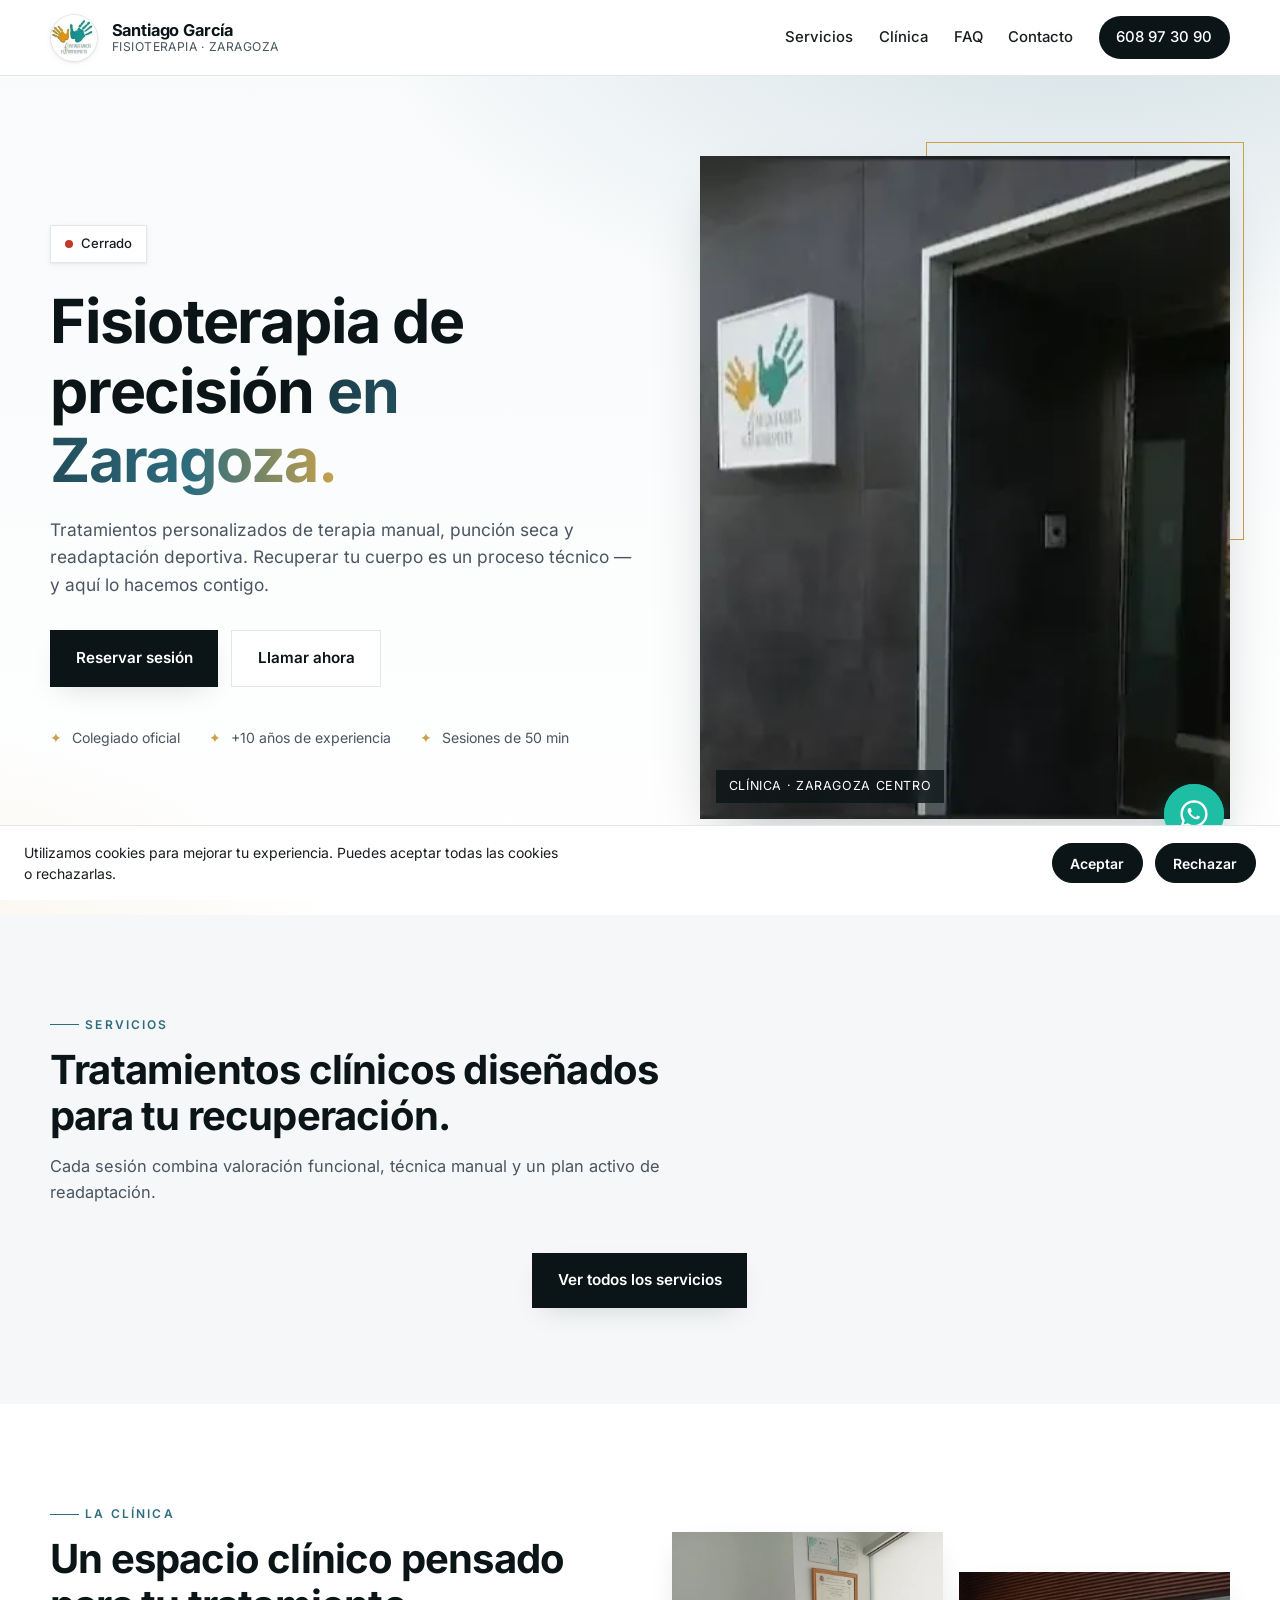
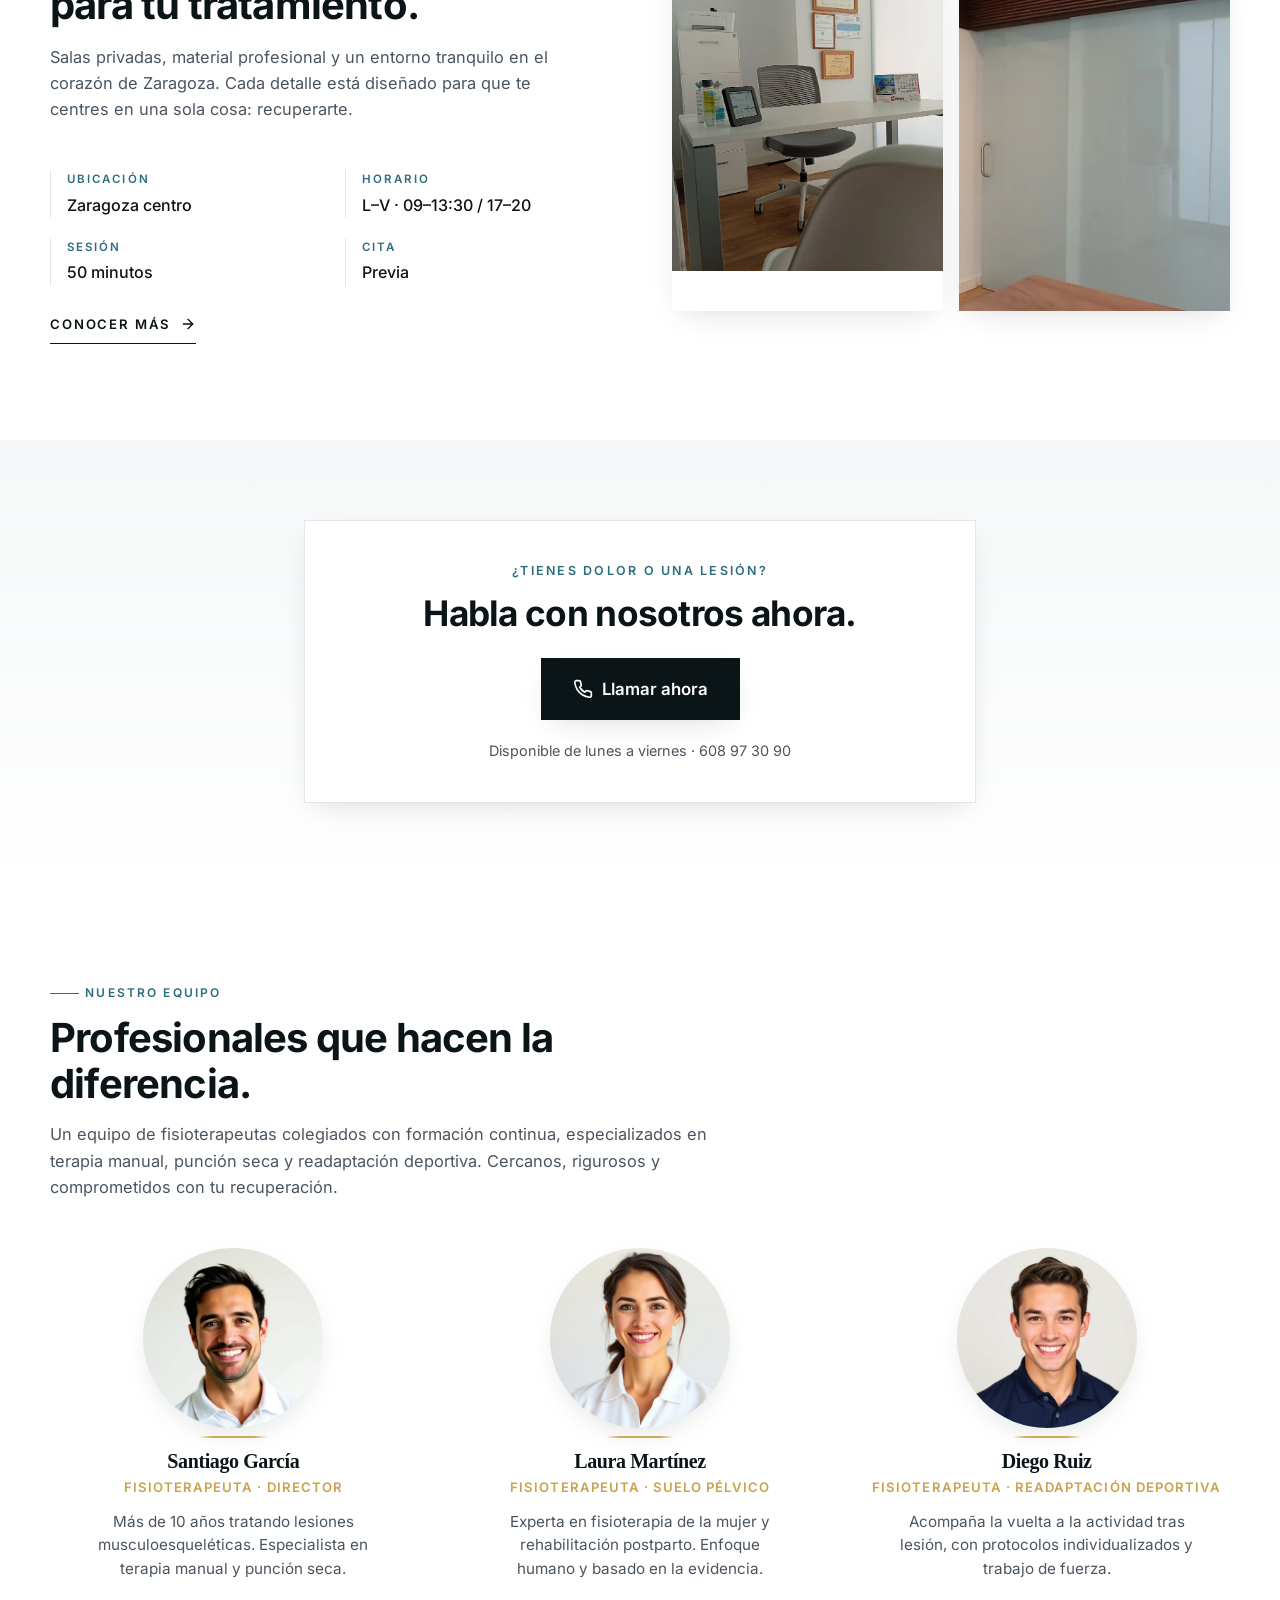
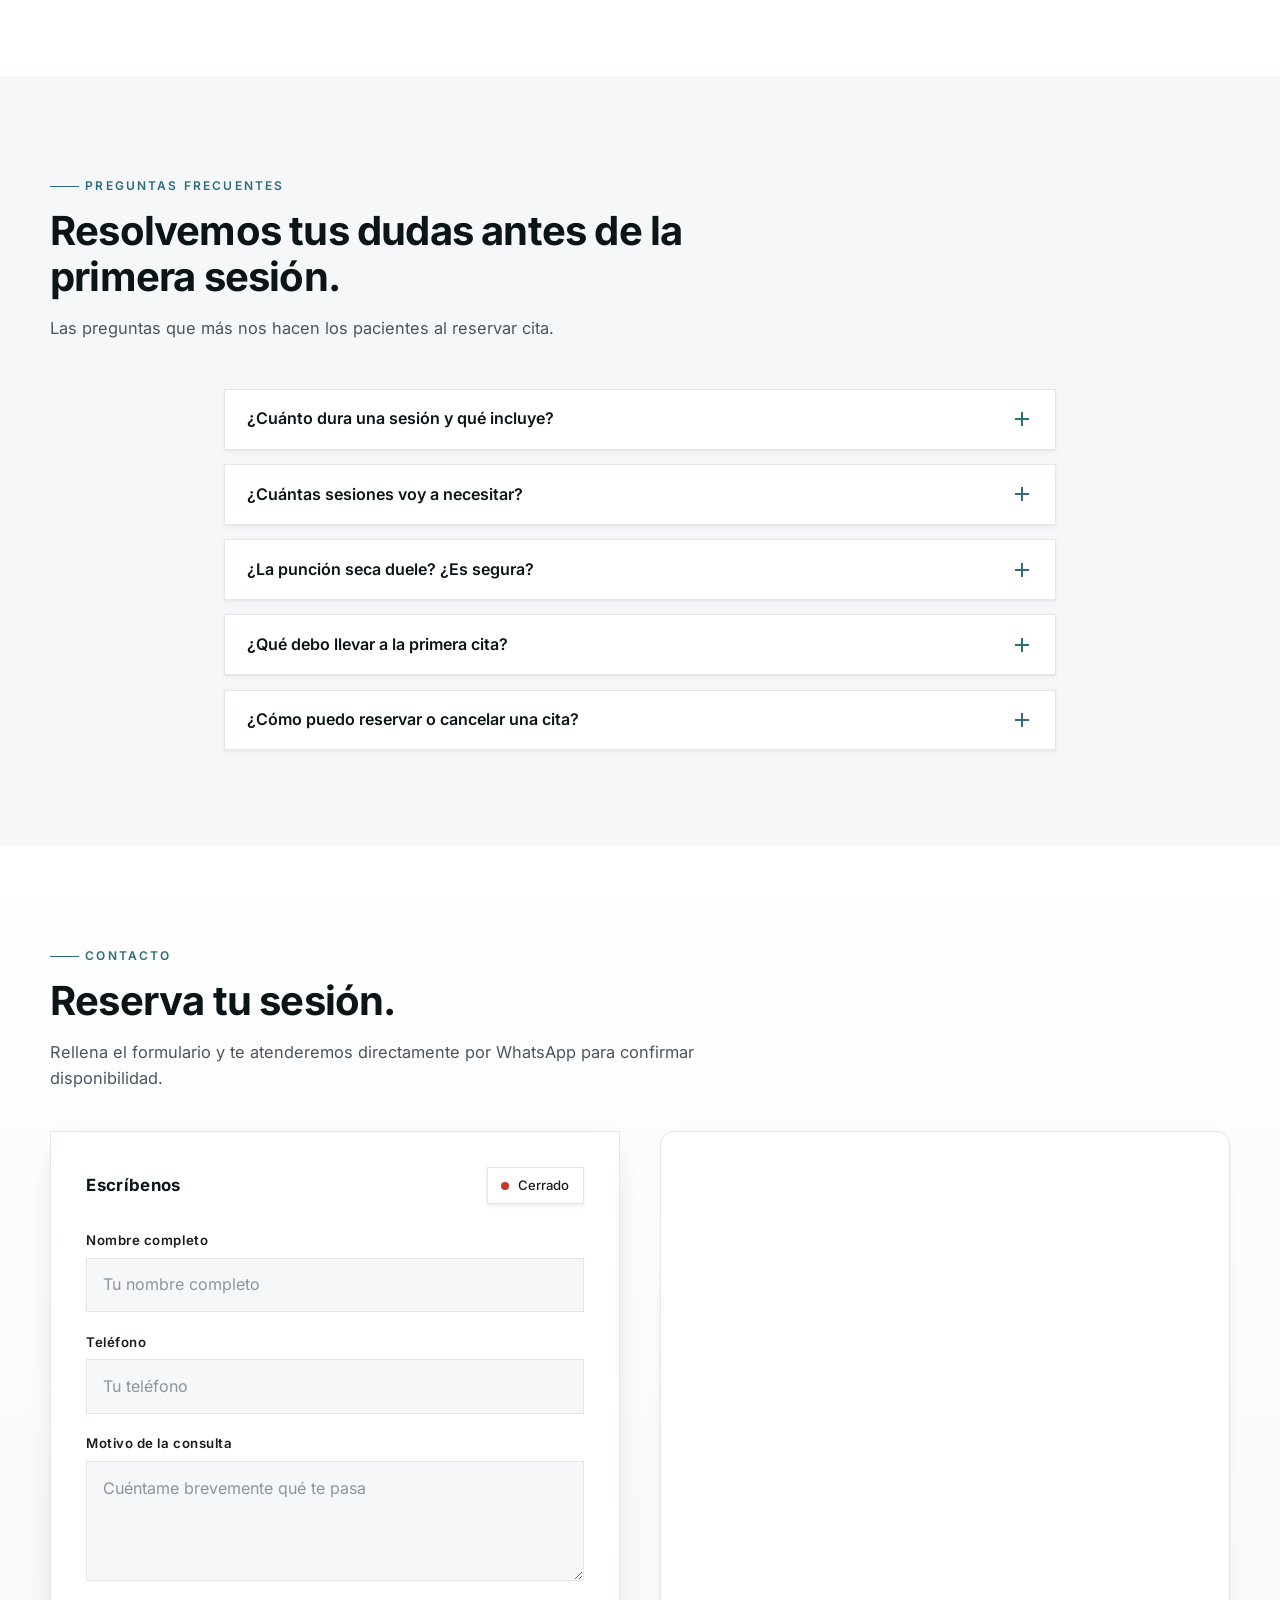
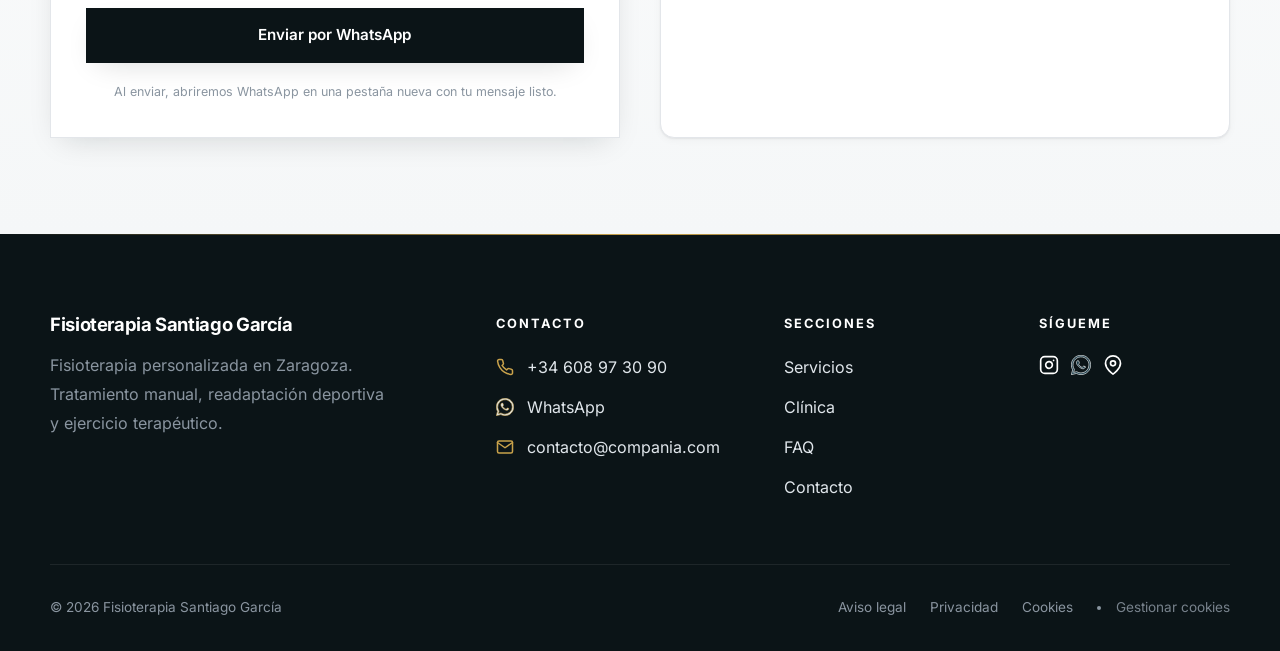
<file: index.html>
<!DOCTYPE html>
<html lang="es-ES">
<head>
<meta charset="UTF-8" />
<meta http-equiv="X-UA-Compatible" content="IE=edge" />
<meta name="viewport" content="width=device-width, initial-scale=1.0, viewport-fit=cover" />

<title>Fisioterapia Santiago García | Clínica de Fisioterapia en Zaragoza Centro</title>
<meta name="description" content="Clínica de Fisioterapia Santiago García en Zaragoza. Tratamientos personalizados de fisioterapia, terapia manual, punción seca y readaptación deportiva. Cita en 608 97 30 90." />
<meta name="keywords" content="fisioterapia Zaragoza, fisioterapeuta Zaragoza centro, Santiago García fisio, punción seca Zaragoza, terapia manual, readaptación deportiva Zaragoza, clínica fisioterapia Aragón" />
<meta name="author" content="Fisioterapia Santiago García" />
<meta name="robots" content="index, follow, max-image-preview:large, max-snippet:-1" />
<meta name="theme-color" content="#0E2F3A" />

<meta name="geo.region" content="ES-Z" />
<meta name="geo.placename" content="Zaragoza" />
<meta name="geo.position" content="41.6692;-0.8761" />
<meta name="ICBM" content="41.6692, -0.8761" />

<meta property="og:type" content="business.business" />
<meta property="og:locale" content="es_ES" />
<meta property="og:site_name" content="Fisioterapia Santiago García" />
<meta property="og:title" content="Fisioterapia Santiago García | Zaragoza" />
<meta property="og:description" content="Fisioterapia personalizada en el corazón de Zaragoza. Reserva tu sesión con Santiago García." />
<meta property="og:image" content="assets/fachada.webp" />
<meta property="og:image:alt" content="Fachada de la clínica Fisioterapia Santiago García en Zaragoza" />
<meta property="og:url" content="https://www.fisiosantiagogarcia.es/" />

<meta name="twitter:card" content="summary_large_image" />
<meta name="twitter:title" content="Fisioterapia Santiago García | Zaragoza" />
<meta name="twitter:description" content="Clínica de fisioterapia en Zaragoza. Terapia manual, punción seca y readaptación." />
<meta name="twitter:image" content="assets/fachada.webp" />

<link rel="canonical" href="https://www.fisiosantiagogarcia.es/" />
<link rel="icon" type="image/webp" href="assets/logo.webp" />
<link rel="apple-touch-icon" href="assets/logo.webp" />
<link rel="preload" as="image" href="assets/fachada-800.webp" imagesrcset="assets/fachada-480.webp 480w, assets/fachada-800.webp 800w" imagesizes="(max-width: 900px) 100vw, 50vw" fetchpriority="high" />
<link rel="preload" as="font" type="font/woff2" href="assets/fonts/inter-600.woff2" crossorigin />
<link rel="preload" as="font" type="font/woff2" href="assets/fonts/inter-400.woff2" crossorigin />
<link rel="preconnect" href="https://wa.me" crossorigin />

<style id="critical-css">
/* Local Inter — no external font requests */
@font-face{font-family:"Inter";font-style:normal;font-weight:400;font-display:swap;src:url("assets/fonts/inter-400.woff2") format("woff2");}
@font-face{font-family:"Inter";font-style:normal;font-weight:500;font-display:swap;src:url("assets/fonts/inter-500.woff2") format("woff2");}
@font-face{font-family:"Inter";font-style:normal;font-weight:600;font-display:swap;src:url("assets/fonts/inter-600.woff2") format("woff2");}
@font-face{font-family:"Inter";font-style:normal;font-weight:700;font-display:swap;src:url("assets/fonts/inter-700.woff2") format("woff2");}
/* ================================================================
   Fisioterapia Santiago García · Zaragoza
   Stylesheet — clinical, professional, alive
   ================================================================ */

:root{
  --ink-900:#0B1417;
  --ink-800:#1A1D20;
  --ink-600:#4A5560;
  --ink-400:#8A95A0;
  --line:#E3E6EA;
  --bg:#FFFFFF;
  --bg-soft:#F5F7F8;
  --bg-deep:#0E2F3A;
  --brand:#1C3D4A;
  --brand-2:#2E6D7E;
  --accent:#C9A24B;
  --wa:#1EBEA5;
  --danger:#C0392B;

  --grad-hero:radial-gradient(1200px 600px at 85% -10%, rgba(46,109,126,.18), transparent 60%),
              radial-gradient(900px 500px at -10% 110%, rgba(201,162,75,.12), transparent 55%),
              linear-gradient(180deg,#F8FAFB 0%,#FFFFFF 100%);
  --shadow-sm:0 1px 2px rgba(11,20,23,.06), 0 2px 8px rgba(11,20,23,.04);
  --shadow-md:0 10px 30px -12px rgba(11,20,23,.18);
  --shadow-lg:0 30px 60px -20px rgba(11,20,23,.25);

  --ease:cubic-bezier(.22,.61,.36,1);
  --container:1180px;
}

*,*::before,*::after{box-sizing:border-box;border-radius:0;margin:0;padding:0;}
html{scroll-behavior:smooth;-webkit-text-size-adjust:100%;}
body{
  font-family:"Inter",system-ui,-apple-system,Segoe UI,Roboto,Helvetica,Arial,sans-serif;
  color:var(--ink-800);background:var(--bg);
  font-size:16px;line-height:1.6;-webkit-font-smoothing:antialiased;
  text-rendering:optimizeLegibility;
}
img{display:block;max-width:100%;height:auto;}
a{color:var(--brand);text-decoration:none;transition:color .2s var(--ease);}
a:hover{color:var(--accent);}
ul{list-style:none;}
button{font:inherit;cursor:pointer;border:0;background:none;color:inherit;}

h1,h2,h3{font-family:"Inter",sans-serif;font-weight:700;letter-spacing:-.02em;line-height:1.15;color:var(--ink-900);}
h1{font-size:clamp(2.2rem,5vw,3.8rem);}
h2{font-size:clamp(1.7rem,3.5vw,2.5rem);}
h3{font-size:1.15rem;}

.container{width:min(100% - 2.5rem,var(--container));margin-inline:auto;}

/* ---------- Header ---------- */
.site-header {
  position: sticky;
  top: 0;
  z-index: 50;
  /* Optimizamos el color de fondo para que combine con el blur */
  background: rgba(255, 255, 255, 0.7); 
  /* Reduce ligeramente el blur si sientes lentitud, 10px suele ser suficiente */
  backdrop-filter: blur(10px);
  -webkit-backdrop-filter: blur(10px);
  /* Propiedad clave para rendimiento: fuerza al navegador a usar aceleración por GPU */
  will-change: transform;
  backface-visibility: hidden;
  border-bottom: 1px solid var(--line);
}
.header-inner{display:flex;align-items:center;justify-content:space-between;padding:.85rem 0;gap:1rem;}
.brand{display:flex;align-items:center;gap:.85rem;color:var(--ink-900);}
.brand-logo{
  width:48px;height:48px;flex-shrink:0;
  object-fit:cover;object-position:center;
  border-radius:50%;
  background:#fff;
  border:1px solid var(--line);
  box-shadow:var(--shadow-sm);
}
.brand-text{display:flex;flex-direction:column;line-height:1.15;}
.brand-text strong{font-size:1.02rem;color:var(--ink-900);font-weight:700;letter-spacing:-.01em;}
.brand-text em{font-style:normal;font-size:.76rem;color:var(--ink-600);letter-spacing:.04em;text-transform:uppercase;}

.site-nav{display:flex;align-items:center;gap:1.6rem;}
.site-nav a{font-size:.93rem;color:var(--ink-800);font-weight:500;position:relative;}
.site-nav a:not(.nav-cta)::after{
  content:"";position:absolute;left:0;bottom:-6px;width:0;height:2px;background:var(--accent);
  transition:width .3s var(--ease);
}
.site-nav a:not(.nav-cta):hover::after{width:100%;}
.nav-cta{
  background:var(--ink-900);color:#fff!important;padding:.6rem 1.1rem;
  font-weight:600;font-size:.88rem;border-radius:999px;
  transition:background .2s var(--ease),transform .2s var(--ease);
}
.nav-cta:hover{background:var(--brand);transform:translateY(-1px);}

/* ---------- Menú móvil ---------- */
.menu-toggle {
  display: none;
  background: none;
  border: none;
  padding: 0.5rem;
  color: var(--ink-900);
  cursor: pointer;
  z-index: 1100;
  transition: opacity 0.2s var(--ease);
}

.menu-toggle:hover {
  opacity: 0.7;
}

.menu-icon {
  display: block;
  width: 24px;
  height: 20px;
  stroke: currentColor;
  stroke-width: 1.5; /* Línea más fina para un look más minimalista */
  stroke-linecap: round;
}

.menu-icon .line {
  transition: transform 0.3s var(--ease), opacity 0.2s var(--ease);
  transform-box: fill-box;
  transform-origin: center;
}

/* Icono hamburguesa -> X perfecta.
   Las líneas están en y=6, y=12 y y=18 dentro del viewBox 0 0 24 24.
   Para converger en el centro (y=12) hay que trasladar 6px, no 8px,
   y usar transform-box: fill-box para que el rotate gire sobre el
   centro real de cada <line>. */
.menu-toggle.is-open .line1 { transform: translateY(6px) rotate(45deg); }
.menu-toggle.is-open .line2 { opacity: 0; transform: scaleX(0); }
.menu-toggle.is-open .line3 { transform: translateY(-6px) rotate(-45deg); }

/* Menú móvil: panel blanco minimalista que se desliza desde la derecha */
.mobile-nav {
  position: fixed;
  top: 0;
  right: 0;
  bottom: 0;
  width: 50vw;
  max-width: 320px;
  background: #fff;
  z-index: 1000;
  padding: 0;
  transform: translateX(100%);
  transition: transform 0.35s var(--ease), visibility 0.35s;
  visibility: hidden;
}

.mobile-nav.is-active {
  transform: translateX(0);
  visibility: visible;
}

.mobile-panel {
  height: 100%;
  display: flex;
  flex-direction: column;
  padding: 5.5rem 1.5rem 2rem;
}

.mobile-panel-title {
  font-size: 0.75rem;
  font-weight: 600;
  letter-spacing: 0.18em;
  text-transform: uppercase;
  color: var(--brand-2);
  padding: 0.8rem 0;
}

.mobile-panel-divider {
  height: 1px;
  background: var(--line);
}

.mobile-panel a {
  color: var(--ink-900);
  font-size: 1.1rem;
  font-weight: 500;
  padding: 0.9rem 0;
  transition: color 0.2s var(--ease);
}

.mobile-panel a:hover,
.mobile-panel a:focus {
  color: var(--brand-2);
}

.mobile-panel .mobile-cta {
  margin-top: 1rem;
  background: var(--ink-900);
  color: #fff;
  padding: 0.75rem 1rem;
  border-radius: 999px;
  text-align: center;
  font-weight: 600;
  font-size: 0.95rem;
  white-space: nowrap;
}
/* ---------- Hero ---------- */
.hero{position:relative;overflow:hidden;padding:5rem 0 6rem;}
.hero-bg{position:absolute;inset:0;background:var(--grad-hero);z-index:-1;}
.hero-grid{display:grid;grid-template-columns:1.05fr .95fr;gap:4rem;align-items:center;}
@media(max-width:900px){.hero-grid{grid-template-columns:1fr;gap:2.5rem;}}

.status-badge{
  display:inline-flex;align-items:center;gap:.55rem;
  padding:.45rem .85rem;background:#fff;border:1px solid var(--line);
  font-size:.82rem;font-weight:500;color:var(--ink-800);box-shadow:var(--shadow-sm);
  margin-bottom:1.5rem;
}
.status-dot{
  width:8px;height:8px;background:var(--ink-400);box-shadow:0 0 0 0 rgba(0,0,0,0);
  display:inline-block;border-radius:50%;
}
.status-badge.open .status-dot{background:#22c55e;animation:pulse 2s infinite;}
.status-badge.closed .status-dot{background:var(--danger);}
@keyframes pulse{0%{box-shadow:0 0 0 0 rgba(34,197,94,.55);}70%{box-shadow:0 0 0 10px rgba(34,197,94,0);}100%{box-shadow:0 0 0 0 rgba(34,197,94,0);}}

h1 .accent{
  background:linear-gradient(90deg,var(--brand) 0%,var(--brand-2) 60%,var(--accent) 100%);
  -webkit-background-clip:text;background-clip:text;color:transparent;
}
.hero-sub{margin-top:1.2rem;max-width:38rem;color:var(--ink-600);font-size:1.08rem;}
.hero-actions{display:flex;gap:.8rem;margin-top:2rem;flex-wrap:wrap;}
.btn{
  display:inline-flex;align-items:center;gap:.55rem;
  padding:.95rem 1.6rem;font-weight:600;font-size:.95rem;
  transition:transform .2s var(--ease),background .2s var(--ease),color .2s var(--ease),box-shadow .25s var(--ease);
  will-change:transform;
}
.btn-primary{background:var(--ink-900);color:#fff;box-shadow:var(--shadow-md);}
.btn-primary:hover{background:var(--brand);color:#fff;transform:translateY(-2px);box-shadow:var(--shadow-lg);}
.btn-ghost{background:#fff;color:var(--ink-900);border:1px solid var(--line);}
.btn-ghost:hover{border-color:var(--ink-900);color:var(--ink-900);transform:translateY(-2px);}
.btn-block{width:100%;justify-content:center;margin-top:.5rem;}
.hero-trust{display:flex;gap:1.8rem;margin-top:2.5rem;flex-wrap:wrap;color:var(--ink-600);font-size:.88rem;}
.hero-trust li span{color:var(--accent);margin-right:.4rem;}

.hero-media{position:relative;}
.hero-media img{
  width:100%;aspect-ratio:4/5;object-fit:cover;
  box-shadow:var(--shadow-lg);
  transition:transform .8s var(--ease);
}
.hero-media:hover img{transform:scale(1.02);}
.hero-media::before{
  content:"";position:absolute;inset:-14px -14px auto auto;width:60%;height:60%;
  border:1px solid var(--accent);z-index:-1;
}
.hero-media figcaption{
  position:absolute;left:1rem;bottom:1rem;background:rgba(11,20,23,.78);color:#fff;
  padding:.4rem .8rem;font-size:.78rem;letter-spacing:.05em;text-transform:uppercase;backdrop-filter:blur(6px);
}
/* ---------- Reveal animation ---------- */
.reveal{opacity:0;transform:translateY(24px);transition:opacity .8s var(--ease),transform .8s var(--ease);}
.reveal.in{opacity:1;transform:none;}
@media(prefers-reduced-motion:reduce){
  *,*::before,*::after{animation:none!important;transition:none!important;}
  .reveal{opacity:1;transform:none;}
}
</style>
<link rel="preload" href="style.css" as="style" onload="this.onload=null;this.rel='stylesheet'">
<link rel="stylesheet" href="style.css" media="print" onload="this.media='all'">
<noscript><link rel="stylesheet" href="style.css"></noscript>
<link rel="prefetch" href="servicios.html" as="document" />
<link rel="prefetch" href="script.js" as="script" />

<script type="application/ld+json">
{
  "@context": "https://schema.org",
  "@type": "MedicalBusiness",
  "@id": "https://www.fisiosantiagogarcia.es/#clinic",
  "name": "Fisioterapia Santiago García",
  "image": "https://www.fisiosantiagogarcia.es/assets/fachada.webp",
  "logo": "https://www.fisiosantiagogarcia.es/assets/logo.webp",
  "url": "https://www.fisiosantiagogarcia.es/",
  "telephone": "+34608973090",
  "priceRange": "€€",
  "medicalSpecialty": ["Physiotherapy", "SportsMedicine"],
  "address": {
    "@type": "PostalAddress",
    "streetAddress": "Calle Ejemplo, 1",
    "_comment_address": "TODO: sustituir por la dirección real del fisioterapeuta en Zaragoza",
    "addressLocality": "Zaragoza",
    "addressRegion": "Aragón",
    "postalCode": "50001",
    "addressCountry": "ES"
  },
  "geo": { "@type": "GeoCoordinates", "latitude": 41.6692, "longitude": -0.8761 },
  "areaServed": [
    { "@type": "City", "name": "Zaragoza" },
    { "@type": "AdministrativeArea", "name": "Aragón" }
  ],
  "openingHoursSpecification": [{
    "@type": "OpeningHoursSpecification",
    "dayOfWeek": ["Monday","Tuesday","Wednesday","Thursday","Friday"],
    "opens": "09:00", "closes": "13:30"
  },{
    "@type": "OpeningHoursSpecification",
    "dayOfWeek": ["Monday","Tuesday","Wednesday","Thursday","Friday"],
    "opens": "17:00", "closes": "20:00"
  }],
  "sameAs": [
    "https://www.instagram.com/TU_USUARIO_INSTAGRAM",
    "https://www.google.com/maps/place/TU_FICHA_GOOGLE_BUSINESS"
  ]
}
</script>
</head>
<body>

<header class="site-header">
  <div class="container">
    <div class="header-inner">
      <a class="brand" href="/">
        <img src="assets/logo.webp" alt="Fisioterapia Santiago García" class="brand-logo" width="48" height="48" decoding="async">
        <div class="brand-text">
          <strong>Santiago García</strong>
          <em>Fisioterapia · Zaragoza</em>
        </div>
      </a>

      <nav class="site-nav">
        <a href="servicios.html">Servicios</a>
        <a href="clinica.html">Clínica</a>
        <a href="#faq">FAQ</a>
        <a href="#contacto">Contacto</a>
        <a href="tel:+34608973090" class="nav-cta">608 97 30 90</a>
      </nav>

      <button class="menu-toggle" type="button" aria-label="Abrir menú" aria-expanded="false" aria-controls="mobile-nav">
        <svg class="menu-icon" viewBox="0 0 24 24" width="28" height="28" stroke="currentColor" stroke-width="2" fill="none" stroke-linecap="round" stroke-linejoin="round">
          <line class="line line1" x1="3" y1="6" x2="21" y2="6"></line>
          <line class="line line2" x1="3" y1="12" x2="21" y2="12"></line>
          <line class="line line3" x1="3" y1="18" x2="21" y2="18"></line>
        </svg>
      </button>
    </div>
  </div>
</header>

<nav class="mobile-nav" id="mobile-nav" aria-hidden="true">
  <div class="mobile-panel">
    <div class="mobile-panel-title">Menú</div>
    <div class="mobile-panel-divider"></div>
    <a href="#inicio">Inicio</a>
    <div class="mobile-panel-divider"></div>
    <a href="servicios.html">Servicios</a>
    <div class="mobile-panel-divider"></div>
    <a href="clinica.html">Clínica</a>
    <div class="mobile-panel-divider"></div>
    <a href="#faq">FAQ</a>
    <div class="mobile-panel-divider"></div>
    <a href="#contacto">Contacto</a>
    <div class="mobile-panel-divider"></div>
    <a href="tel:+34608973090" class="mobile-cta">608 97 30 90</a>
  </div>
</nav>

<main>
  <section class="hero" id="inicio">
    <div class="hero-bg"></div>
    <div class="container">
      <div class="hero-grid">
        <div class="hero-content reveal">
          <span class="status-badge">
            <span class="status-dot" aria-hidden="true"></span>
            Comprobando horario…
          </span>
          <h1>Fisioterapia de precisión <span class="accent">en Zaragoza.</span></h1>
          <p class="hero-sub">Tratamientos personalizados de terapia manual, punción seca y readaptación deportiva. Recuperar tu cuerpo es un proceso técnico — y aquí lo hacemos contigo.</p>
          <div class="hero-actions">
            <a class="btn btn-primary" href="https://wa.me/34608973090?text=Hola%2C%20me%20gustaría%20reservar%20una%20sesión" target="_blank" rel="noopener">Reservar sesión</a>
            <a class="btn btn-ghost" href="tel:+34608973090">Llamar ahora</a>
          </div>
          <ul class="hero-trust">
            <li><span>✦</span> Colegiado oficial</li>
            <li><span>✦</span> +10 años de experiencia</li>
            <li><span>✦</span> Sesiones de 50 min</li>
          </ul>
        </div>
        <div class="hero-media reveal">
          <img src="assets/fachada-800.webp" srcset="assets/fachada-480.webp 480w, assets/fachada-800.webp 800w, assets/fachada.webp 1200w" sizes="(max-width: 900px) 100vw, 50vw" alt="Fachada de la clínica Fisioterapia Santiago García en Zaragoza" width="800" height="1000" decoding="async" loading="eager" fetchpriority="high">

          <figcaption>Clínica · Zaragoza centro</figcaption>
        </div>
      </div>
    </div>
  </section>

  <section class="services" id="servicios">
    <div class="container">
      <div class="section-head reveal">
        <span class="eyebrow">Servicios</span>
        <h2>Tratamientos clínicos diseñados para tu recuperación.</h2>
        <p>Cada sesión combina valoración funcional, técnica manual y un plan activo de readaptación.</p>
      </div>
      <div class="services-cta reveal">
        <a class="btn btn-primary" href="servicios.html">Ver todos los servicios</a>
      </div>
    </div>
  </section>

  <section class="clinic" id="clinica">
    <div class="container">
      <div class="clinic-grid">
        <div class="clinic-copy reveal">
          <div class="section-head">
            <span class="eyebrow">La clínica</span>
            <h2>Un espacio clínico pensado para tu tratamiento.</h2>
            <p>Salas privadas, material profesional y un entorno tranquilo en el corazón de Zaragoza. Cada detalle está diseñado para que te centres en una sola cosa: recuperarte.</p>
          </div>
          <div class="clinic-facts">
            <div>
              <dt>Ubicación</dt>
              <dd>Zaragoza centro</dd>
            </div>
            <div>
              <dt>Horario</dt>
              <dd>L–V · 09–13:30 / 17–20</dd>
            </div>
            <div>
              <dt>Sesión</dt>
              <dd>50 minutos</dd>
            </div>
            <div>
              <dt>Cita</dt>
              <dd>Previa</dd>
            </div>
          </div>
          <a class="clinic-more" href="clinica.html" aria-label="Conocer más sobre la clínica">
            Conocer más
            <svg width="16" height="16" viewBox="0 0 24 24" fill="none" stroke="currentColor" stroke-width="2" stroke-linecap="round" stroke-linejoin="round" aria-hidden="true"><line x1="5" y1="12" x2="19" y2="12"></line><polyline points="12 5 19 12 12 19"></polyline></svg>
          </a>
        </div>
        <div class="clinic-media reveal">
          <figure class="media-frame">
            <img src="assets/consulta.webp" alt="Interior de la clínica Fisioterapia Santiago García" width="600" height="750" decoding="async" loading="lazy">
          </figure>
          <figure class="media-frame">
            <img src="assets/sala.webp" alt="Sala de tratamiento de la clínica" width="600" height="750" decoding="async" loading="lazy">
          </figure>
        </div>
      </div>
    </div>
  </section>

  <section class="cta-call reveal" id="cta-llamar">
    <div class="container">
      <div class="cta-call-inner">
        <p class="cta-call-label">¿Tienes dolor o una lesión?</p>
        <h2 class="cta-call-title">Habla con nosotros ahora.</h2>
        <a class="btn btn-primary cta-call-btn" href="tel:+34608973090" aria-label="Llamar a Fisioterapia Santiago García">
          <svg width="20" height="20" viewBox="0 0 24 24" fill="none" stroke="currentColor" stroke-width="2" stroke-linecap="round" stroke-linejoin="round" aria-hidden="true">
            <path d="M22 16.92v3a2 2 0 0 1-2.18 2 19.79 19.79 0 0 1-8.63-3.07 19.5 19.5 0 0 1-6-6 19.79 19.79 0 0 1-3.07-8.67A2 2 0 0 1 4.11 2h3a2 2 0 0 1 2 1.72 12.84 12.84 0 0 0 .7 2.81 2 2 0 0 1-.45 2.11L8.09 9.91a16 16 0 0 0 6 6l1.27-1.27a2 2 0 0 1 2.11-.45 12.84 12.84 0 0 0 2.81.7A2 2 0 0 1 22 16.92z"></path>
          </svg>
          Llamar ahora
        </a>
        <p class="cta-call-note">Disponible de lunes a viernes · 608 97 30 90</p>
      </div>
    </div>
  </section>

  <section class="team" id="equipo">
    <div class="container">
      <div class="section-head reveal team-head">
        <span class="eyebrow">Nuestro equipo</span>
        <h2>Profesionales que hacen la diferencia.</h2>
        <p>Un equipo de fisioterapeutas colegiados con formación continua, especializados en terapia manual, punción seca y readaptación deportiva. Cercanos, rigurosos y comprometidos con tu recuperación.</p>
      </div>
      <div class="team-grid">
        <article class="team-card reveal">
          <div class="team-photo">
            <img src="assets/team-1.webp" alt="Santiago García, fisioterapeuta" width="400" height="400" loading="lazy" decoding="async">
          </div>
          <h3 class="team-name">Santiago García</h3>
          <p class="team-role">Fisioterapeuta · Director</p>
          <p class="team-bio">Más de 10 años tratando lesiones musculoesqueléticas. Especialista en terapia manual y punción seca.</p>
        </article>
        <article class="team-card reveal">
          <div class="team-photo">
            <img src="assets/team-2.webp" alt="Laura Martínez, fisioterapeuta" width="400" height="400" loading="lazy" decoding="async">
          </div>
          <h3 class="team-name">Laura Martínez</h3>
          <p class="team-role">Fisioterapeuta · Suelo pélvico</p>
          <p class="team-bio">Experta en fisioterapia de la mujer y rehabilitación postparto. Enfoque humano y basado en la evidencia.</p>
        </article>
        <article class="team-card reveal">
          <div class="team-photo">
            <img src="assets/team-3.webp" alt="Diego Ruiz, fisioterapeuta deportivo" width="400" height="400" loading="lazy" decoding="async">
          </div>
          <h3 class="team-name">Diego Ruiz</h3>
          <p class="team-role">Fisioterapeuta · Readaptación deportiva</p>
          <p class="team-bio">Acompaña la vuelta a la actividad tras lesión, con protocolos individualizados y trabajo de fuerza.</p>
        </article>
      </div>
    </div>
  </section>



  <section class="faq" id="faq">
    <div class="container">
      <div class="section-head reveal">
        <span class="eyebrow">Preguntas frecuentes</span>
        <h2>Resolvemos tus dudas antes de la primera sesión.</h2>
        <p>Las preguntas que más nos hacen los pacientes al reservar cita.</p>
      </div>
      <div class="faq-list">
        <div class="faq-card reveal">
          <button class="faq-q" type="button" aria-expanded="false">
            ¿Cuánto dura una sesión y qué incluye?
            <span class="faq-icon" aria-hidden="true"></span>
          </button>
          <div class="faq-a">
            <p>Cada sesión dura 50 minutos e incluye valoración funcional inicial, tratamiento manual específico (movilizaciones, terapia miofascial o punción seca si procede) y un plan de ejercicios personalizados para reforzar el trabajo en casa. Sin prisas y siempre 1 a 1.</p>
          </div>
        </div>
        <div class="faq-card reveal">
          <button class="faq-q" type="button" aria-expanded="false">
            ¿Cuántas sesiones voy a necesitar?
            <span class="faq-icon" aria-hidden="true"></span>
          </button>
          <div class="faq-a">
            <p>Depende del problema y de cómo responda tu tejido. Como referencia: molestias agudas suelen resolverse en 2–4 sesiones, mientras que lesiones crónicas o readaptación deportiva requieren un plan de 6–10 sesiones. Tras la primera valoración te daremos una estimación realista y honesta.</p>
          </div>
        </div>
        <div class="faq-card reveal">
          <button class="faq-q" type="button" aria-expanded="false">
            ¿La punción seca duele? ¿Es segura?
            <span class="faq-icon" aria-hidden="true"></span>
          </button>
          <div class="faq-a">
            <p>La punción seca utiliza agujas filiformes estériles de un solo uso. Puede notarse una molestia breve al desactivar el punto gatillo, pero no es un dolor mantenido. Es una técnica muy segura aplicada por fisioterapeutas colegiados y suele aliviar contracturas y dolor crónico en pocas sesiones.</p>
          </div>
        </div>
        <div class="faq-card reveal">
          <button class="faq-q" type="button" aria-expanded="false">
            ¿Qué debo llevar a la primera cita?
            <span class="faq-icon" aria-hidden="true"></span>
          </button>
          <div class="faq-a">
            <p>Ropa cómoda (pantalón corto o mallas), una toalla y, si dispones de ellos, informes médicos, resonancias o radiografías previas. No es imprescindible: si vienes sin nada, la valoración clínica es suficiente para diseñar el tratamiento.</p>
          </div>
        </div>
        <div class="faq-card reveal">
          <button class="faq-q" type="button" aria-expanded="false">
            ¿Cómo puedo reservar o cancelar una cita?
            <span class="faq-icon" aria-hidden="true"></span>
          </button>
          <div class="faq-a">
            <p>Puedes reservar por WhatsApp o llamando al 608 97 30 90. Trabajamos con cita previa para dedicarte el tiempo que necesitas. Para cancelar o reprogramar, avísanos con al menos 24 horas de antelación y así podremos ofrecer ese hueco a otro paciente.</p>
          </div>
        </div>
      </div>
    </div>
  </section>

  <section class="contact" id="contacto">
    <div class="container">
      <div class="section-head reveal" style="margin-bottom:2.5rem;">
        <span class="eyebrow">Contacto</span>
        <h2>Reserva tu sesión.</h2>
        <p>Rellena el formulario y te atenderemos directamente por WhatsApp para confirmar disponibilidad.</p>
      </div>
      <div class="contact-grid">
        <div class="contact-form-wrap reveal">
          <form class="contact-form" novalidate>
            <div class="form-header">
              <h3>Escríbenos</h3>
              <span class="status-badge" aria-live="polite">
                <span class="status-dot" aria-hidden="true"></span>
                Comprobando horario…
              </span>
            </div>
            <div class="field">
              <label for="name">Nombre completo</label>
              <input type="text" id="name" name="name" placeholder="Tu nombre completo" autocomplete="name">
              <div class="error-msg">Introduce tu nombre completo.</div>
            </div>
            <div class="field">
              <label for="phone">Teléfono</label>
              <input type="tel" id="phone" name="phone" placeholder="Tu teléfono" autocomplete="tel">
              <div class="error-msg">Introduce un teléfono de contacto.</div>
            </div>
            <div class="field">
              <label for="reason">Motivo de la consulta</label>
              <textarea id="reason" name="reason" placeholder="Cuéntame brevemente qué te pasa"></textarea>
              <div class="error-msg">Cuéntanos el motivo de la consulta.</div>
            </div>
            <button type="submit" class="btn btn-primary btn-block">Enviar por WhatsApp</button>
            <p class="form-note">Al enviar, abriremos WhatsApp en una pestaña nueva con tu mensaje listo.</p>
            <div class="hp-field">
              <label for="hp-field">No rellenes este campo</label>
              <input type="text" id="hp-field" name="website" tabindex="-1" autocomplete="off">
            </div>
          </form>
        </div>

        <div class="map-card reveal">
          <iframe title="Ubicación en Google Maps" src="https://www.google.com/maps/embed?pb=!1m18!1m12!1m3!1d14830.443366216346!2d-0.8882408420744803!3d41.665113681366094!2m3!1f0!2f0!3f0!3m2!1i1024!2i768!4f13.1!3m3!1m2!1s0xd591547cdd2bc27%3A0x379939d4cb610d45!2sFisioterapia%20Santiago%20Garc%C3%ADa!5e1!3m2!1ses!2ses!4v1782898799489!5m2!1ses!2ses" style="border:0;" allowfullscreen="" loading="lazy" referrerpolicy="strict-origin-when-cross-origin"></iframe>
        </div>
      </div>
    </div>
  </section>

</main>

<footer class="site-footer">
  <div class="container">

    <div class="footer-grid">

      <div class="footer-brand">
        <h3>Fisioterapia Santiago García</h3>

        <p>
          Fisioterapia personalizada en Zaragoza.
          Tratamiento manual, readaptación deportiva y ejercicio terapéutico.
        </p>
      </div>

      <div>
        <h4>Contacto</h4>

        <ul class="footer-contact">

          <li>
           <svg viewBox="0 0 24 24" width="48" height="48" fill="none" stroke="currentColor" stroke-width="2" stroke-linecap="round" stroke-linejoin="round">
  <path d="M22 16.92v3a2 2 0 0 1-2.18 2 19.79 19.79 0 0 1-8.63-3.07 19.5 19.5 0 0 1-6-6 19.79 19.79 0 0 1-3.07-8.67A2 2 0 0 1 4.11 2h3a2 2 0 0 1 2 1.72 12.84 12.84 0 0 0 .7 2.81 2 2 0 0 1-.45 2.11L8.09 9.91a16 16 0 0 0 6 6l1.27-1.27a2 2 0 0 1 2.11-.45 12.84 12.84 0 0 0 2.81.7A2 2 0 0 1 22 16.92z"></path>
</svg> 
            <a href="tel:+34608973090">+34 608 97 30 90</a>
          </li>

          <li>
              <svg viewBox="0 0 32 32" width="28" height="28" aria-hidden="true">
    <path fill="currentColor" d="M16 .4C7.4.4.5 7.3.5 15.9c0 2.8.7 5.5 2.1 7.9L.4 31.6l8.1-2.1a15.4 15.4 0 0 0 7.5 1.9h.01c8.6 0 15.5-6.9 15.5-15.5C31.5 7.3 24.6.4 16 .4zm0 28.3a12.8 12.8 0 0 1-6.5-1.8l-.5-.3-4.8 1.3 1.3-4.7-.3-.5A12.8 12.8 0 1 1 28.8 15.9 12.8 12.8 0 0 1 16 28.7zm7-9.6c-.4-.2-2.3-1.1-2.6-1.2-.3-.1-.6-.2-.8.2-.2.4-1 1.2-1.2 1.5-.2.2-.4.3-.8.1-.4-.2-1.7-.6-3.2-2-1.2-1-2-2.3-2.2-2.7-.2-.4 0-.6.2-.8l.6-.7c.2-.2.2-.4.4-.6.1-.2.1-.4 0-.6-.1-.2-.8-2-1.1-2.7-.3-.7-.6-.6-.8-.6h-.7c-.2 0-.6.1-.9.4-.3.4-1.2 1.2-1.2 2.9 0 1.7 1.2 3.3 1.4 3.6.2.2 2.4 3.7 5.8 5.1 3.5 1.4 3.5.9 4.1.9.6 0 2.1-.9 2.4-1.7.3-.8.3-1.5.2-1.6 0-.1-.3-.2-.7-.4z"/>
  </svg>
            <a href="https://wa.me/34608973090">WhatsApp</a>
          </li>

          <li>
            <svg viewBox="0 0 24 24" width="48" height="48" fill="none" stroke="currentColor" stroke-width="2" stroke-linecap="round" stroke-linejoin="round">
  <path d="M4 4h16c1.1 0 2 .9 2 2v12c0 1.1-.9 2-2 2H4c-1.1 0-2-.9-2-2V6c0-1.1.9-2 2-2z"></path>
  <polyline points="22,6 12,13 2,6"></polyline>
</svg>
            <a href="mailto:contacto@compania.com">
              contacto@compania.com
            </a>
          </li>

        </ul>
      </div>

      <div>
        <h4>Secciones</h4>

        <ul class="footer-links">
          <li><a href="servicios.html">Servicios</a></li>
          <li><a href="clinica.html">Clínica</a></li>
          <li><a href="#faq">FAQ</a></li>
          <li><a href="#contacto">Contacto</a></li>
          
        </ul>
      </div>

      <div>
        <h4>Sígueme</h4>

        <div class="footer-social">

          <a href="#" aria-label="Instagram">
           <svg viewBox="0 0 24 24" width="48" height="48" fill="none" stroke="currentColor" stroke-width="2" stroke-linecap="round" stroke-linejoin="round">
  <rect x="2" y="2" width="20" height="20" rx="5" ry="5"></rect>
  <path d="M16 11.37A4 4 0 1 1 12.63 8 4 4 0 0 1 16 11.37z"></path>
  <line x1="17.5" y1="6.5" x2="17.51" y2="6.5"></line>
</svg>
          </a>

          <a href="#" aria-label="WhatsApp">
              <svg viewBox="0 0 32 32" width="28" height="28" aria-hidden="true">
    <path fill="currentColor" d="M16 .4C7.4.4.5 7.3.5 15.9c0 2.8.7 5.5 2.1 7.9L.4 31.6l8.1-2.1a15.4 15.4 0 0 0 7.5 1.9h.01c8.6 0 15.5-6.9 15.5-15.5C31.5 7.3 24.6.4 16 .4zm0 28.3a12.8 12.8 0 0 1-6.5-1.8l-.5-.3-4.8 1.3 1.3-4.7-.3-.5A12.8 12.8 0 1 1 28.8 15.9 12.8 12.8 0 0 1 16 28.7zm7-9.6c-.4-.2-2.3-1.1-2.6-1.2-.3-.1-.6-.2-.8.2-.2.4-1 1.2-1.2 1.5-.2.2-.4.3-.8.1-.4-.2-1.7-.6-3.2-2-1.2-1-2-2.3-2.2-2.7-.2-.4 0-.6.2-.8l.6-.7c.2-.2.2-.4.4-.6.1-.2.1-.4 0-.6-.1-.2-.8-2-1.1-2.7-.3-.7-.6-.6-.8-.6h-.7c-.2 0-.6.1-.9.4-.3.4-1.2 1.2-1.2 2.9 0 1.7 1.2 3.3 1.4 3.6.2.2 2.4 3.7 5.8 5.1 3.5 1.4 3.5.9 4.1.9.6 0 2.1-.9 2.4-1.7.3-.8.3-1.5.2-1.6 0-.1-.3-.2-.7-.4z"/>
  </svg>
          </a>

          <a href="#" aria-label="Google Maps">
            <svg viewBox="0 0 24 24" width="48" height="48" fill="none" stroke="currentColor" stroke-width="2" stroke-linecap="round" stroke-linejoin="round">
  <path d="M21 10c0 7-9 13-9 13s-9-6-9-13a9 9 0 0 1 18 0z"></path>
  <circle cx="12" cy="10" r="3"></circle>
</svg>
          </a>

        </div>
      </div>

    </div>

    <div class="footer-bottom">
      <p>© 2026 Fisioterapia Santiago García</p>

      <div>
        <a href="aviso-legal.html">Aviso legal</a>
        <a href="privacidad.html">Privacidad</a>
        <a href="cookies.html">Cookies</a>
         <li><button type="button" class="footer-link-btn" data-cookie-reset>Gestionar cookies</button></li>
      </div>
    </div>

  </div>
</footer>

<a href="https://wa.me/34608973090" class="wa-float" target="_blank" rel="noopener noreferrer" aria-label="Contactar por WhatsApp">
  <svg viewBox="0 0 32 32" width="28" height="28" aria-hidden="true">
    <path fill="currentColor" d="M16 .4C7.4.4.5 7.3.5 15.9c0 2.8.7 5.5 2.1 7.9L.4 31.6l8.1-2.1a15.4 15.4 0 0 0 7.5 1.9h.01c8.6 0 15.5-6.9 15.5-15.5C31.5 7.3 24.6.4 16 .4zm0 28.3a12.8 12.8 0 0 1-6.5-1.8l-.5-.3-4.8 1.3 1.3-4.7-.3-.5A12.8 12.8 0 1 1 28.8 15.9 12.8 12.8 0 0 1 16 28.7zm7-9.6c-.4-.2-2.3-1.1-2.6-1.2-.3-.1-.6-.2-.8.2-.2.4-1 1.2-1.2 1.5-.2.2-.4.3-.8.1-.4-.2-1.7-.6-3.2-2-1.2-1-2-2.3-2.2-2.7-.2-.4 0-.6.2-.8l.6-.7c.2-.2.2-.4.4-.6.1-.2.1-.4 0-.6-.1-.2-.8-2-1.1-2.7-.3-.7-.6-.6-.8-.6h-.7c-.2 0-.6.1-.9.4-.3.4-1.2 1.2-1.2 2.9 0 1.7 1.2 3.3 1.4 3.6.2.2 2.4 3.7 5.8 5.1 3.5 1.4 3.5.9 4.1.9.6 0 2.1-.9 2.4-1.7.3-.8.3-1.5.2-1.6 0-.1-.3-.2-.7-.4z"/>
  </svg>
</a>

<button id="toTop" class="to-top" aria-label="Volver arriba" type="button">
  <svg viewBox="0 0 24 24" fill="none" stroke="currentColor" stroke-width="2.2" stroke-linecap="round" stroke-linejoin="round" aria-hidden="true">
    <path d="M12 19V5"/>
    <path d="m5 12 7-7 7 7"/>
  </svg>
</button>


<script src="script.js" defer></script>
</body>
</html>
</file>
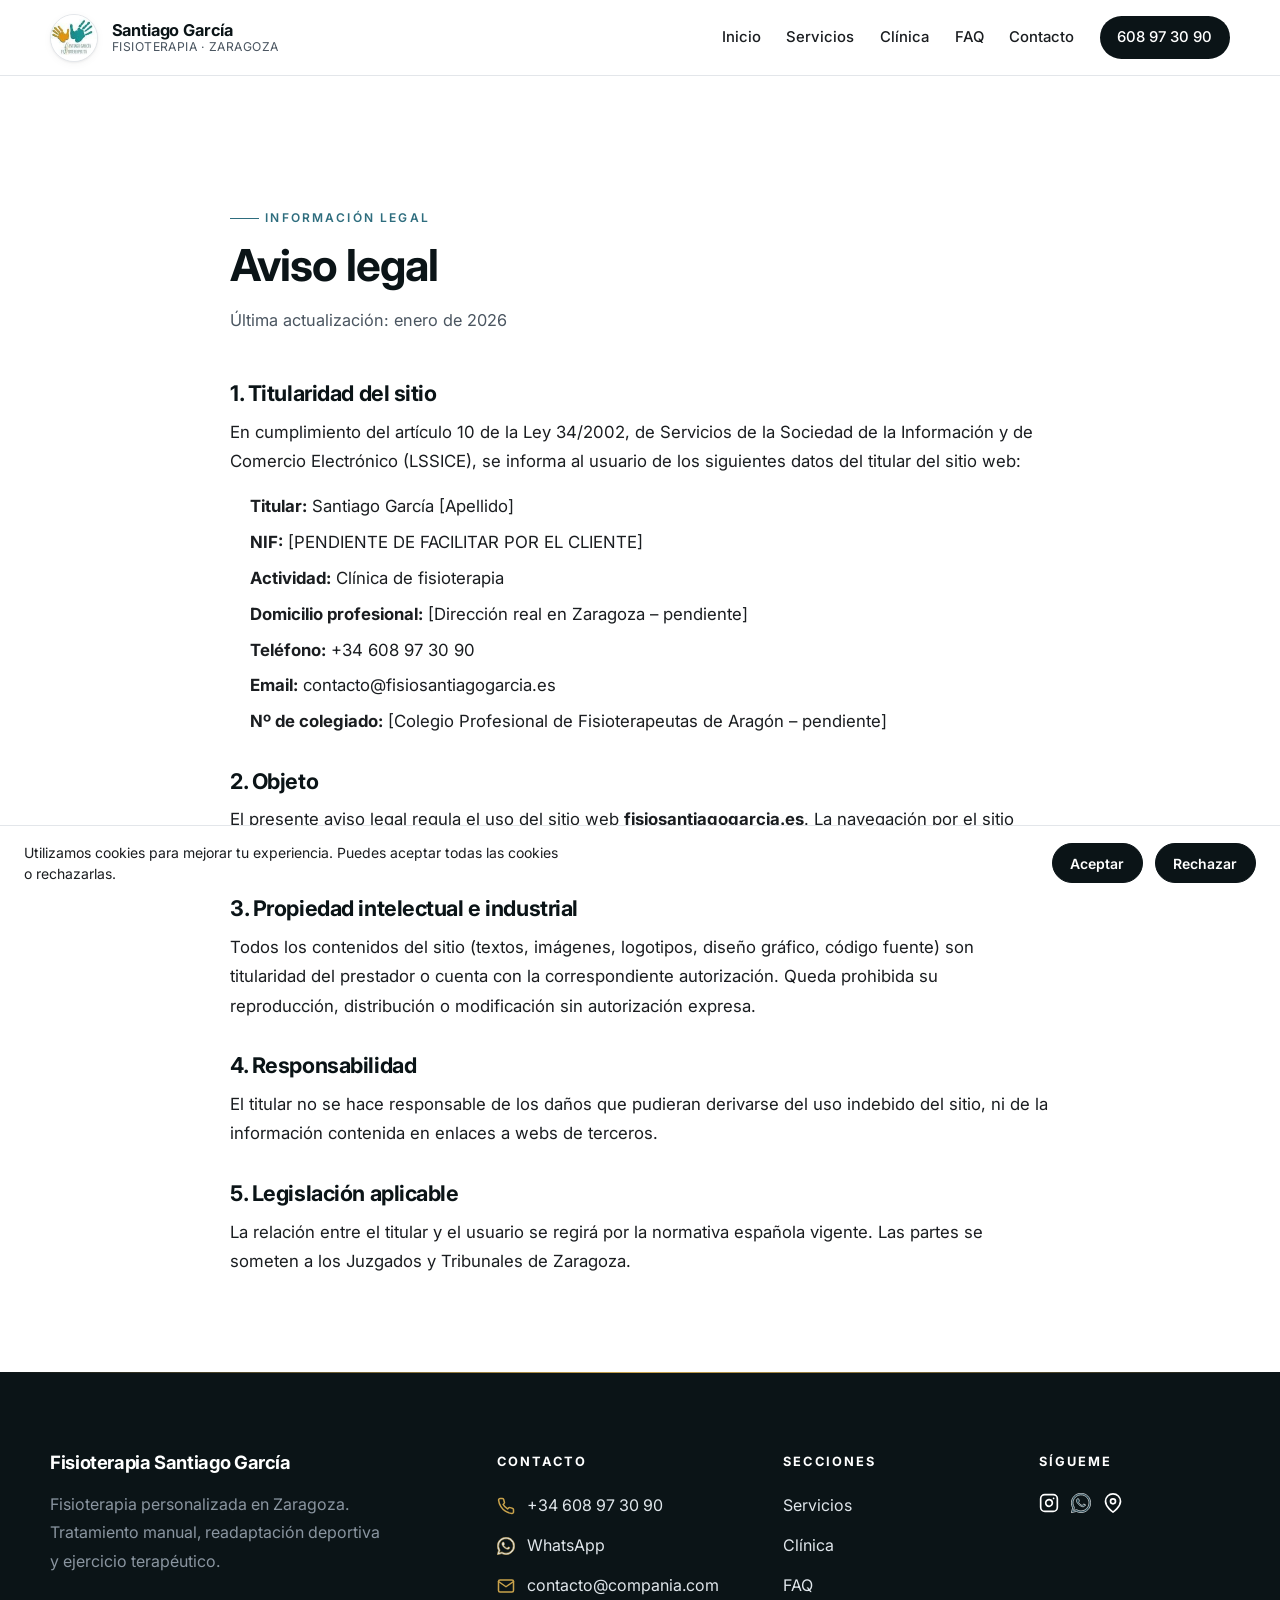
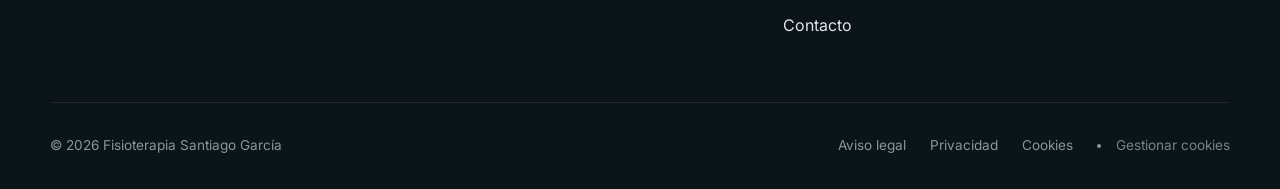
<file: aviso-legal.html>
<!DOCTYPE html>
<html lang="es-ES">
<head>
<meta charset="UTF-8" />
<meta name="viewport" content="width=device-width, initial-scale=1.0" />
<title>Aviso legal | Fisioterapia Santiago García</title>
<meta name="description" content="Información legal, titularidad y condiciones de uso del sitio web de Fisioterapia Santiago García en Zaragoza." />
<meta name="robots" content="noindex, follow" />
<meta name="theme-color" content="#0E2F3A" />
<link rel="canonical" href="https://www.fisiosantiagogarcia.es/aviso-legal.html" />
<link rel="icon" type="image/webp" href="assets/logo.webp" />
<link rel="preconnect" href="https://fonts.googleapis.com">
<link rel="preconnect" href="https://fonts.gstatic.com" crossorigin>
<link rel="stylesheet" href="https://fonts.googleapis.com/css2?family=Inter:wght@400;500;600;700&display=swap">
<link rel="stylesheet" href="style.css" />
</head>
<body>

<header class="site-header">
  <div class="container">
    <div class="header-inner">
      <a class="brand" href="index.html">
        <img src="assets/logo.webp" alt="Fisioterapia Santiago García" class="brand-logo" width="48" height="48" decoding="async">
        <div class="brand-text">
          <strong>Santiago García</strong>
          <em>Fisioterapia · Zaragoza</em>
        </div>
      </a>
      <nav class="site-nav">
        <a href="index.html">Inicio</a>
        <a href="servicios.html">Servicios</a>
        <a href="index.html#clinica">Clínica</a>
        <a href="index.html#faq">FAQ</a>
        <a href="index.html#contacto">Contacto</a>
        <a href="tel:+34608973090" class="nav-cta">608 97 30 90</a>
      </nav>

      <button class="menu-toggle" type="button" aria-label="Abrir menú" aria-expanded="false" aria-controls="mobile-nav">
        <svg class="menu-icon" viewBox="0 0 24 24" width="28" height="28" stroke="currentColor" stroke-width="2" fill="none" stroke-linecap="round" stroke-linejoin="round">
          <line class="line line1" x1="3" y1="6" x2="21" y2="6"></line>
          <line class="line line2" x1="3" y1="12" x2="21" y2="12"></line>
          <line class="line line3" x1="3" y1="18" x2="21" y2="18"></line>
        </svg>
      </button>
    </div>
  </div>
</header>

<nav class="mobile-nav" id="mobile-nav" aria-hidden="true">
  <div class="mobile-panel">
    <div class="mobile-panel-title">Menú</div>
    <div class="mobile-panel-divider"></div>
    <a href="index.html">Inicio</a>
    <div class="mobile-panel-divider"></div>
    <a href="servicios.html">Servicios</a>
    <div class="mobile-panel-divider"></div>
    <a href="index.html#clinica">Clínica</a>
    <div class="mobile-panel-divider"></div>
    <a href="index.html#faq">FAQ</a>
    <div class="mobile-panel-divider"></div>
    <a href="index.html#contacto">Contacto</a>
    <div class="mobile-panel-divider"></div>
    <a href="tel:+34608973090" class="mobile-cta">608 97 30 90</a>
  </div>
</nav>

<main>
  <section style="padding:8rem 0 5rem;">
    <div class="container" style="max-width:820px;">
      <div class="section-head">
        <span class="eyebrow">Información legal</span>
        <h1 style="font-size:clamp(2rem,4vw,2.75rem);margin-bottom:1rem;">Aviso legal</h1>
        <p>Última actualización: <time datetime="2026-01-01">enero de 2026</time></p>
      </div>
      <div class="legal-content" style="line-height:1.75;color:var(--ink-700);font-size:1.05rem;">

<h2>1. Titularidad del sitio</h2>
<p>En cumplimiento del artículo 10 de la Ley 34/2002, de Servicios de la Sociedad de la Información y de Comercio Electrónico (LSSICE), se informa al usuario de los siguientes datos del titular del sitio web:</p>
<ul>
  <li><strong>Titular:</strong> Santiago García [Apellido]</li>
  <li><strong>NIF:</strong> [PENDIENTE DE FACILITAR POR EL CLIENTE]</li>
  <li><strong>Actividad:</strong> Clínica de fisioterapia</li>
  <li><strong>Domicilio profesional:</strong> [Dirección real en Zaragoza – pendiente]</li>
  <li><strong>Teléfono:</strong> +34 608 97 30 90</li>
  <li><strong>Email:</strong> contacto@fisiosantiagogarcia.es</li>
  <li><strong>Nº de colegiado:</strong> [Colegio Profesional de Fisioterapeutas de Aragón – pendiente]</li>
</ul>

<h2>2. Objeto</h2>
<p>El presente aviso legal regula el uso del sitio web <strong>fisiosantiagogarcia.es</strong>. La navegación por el sitio atribuye la condición de usuario e implica la aceptación plena de las presentes condiciones.</p>

<h2>3. Propiedad intelectual e industrial</h2>
<p>Todos los contenidos del sitio (textos, imágenes, logotipos, diseño gráfico, código fuente) son titularidad del prestador o cuenta con la correspondiente autorización. Queda prohibida su reproducción, distribución o modificación sin autorización expresa.</p>

<h2>4. Responsabilidad</h2>
<p>El titular no se hace responsable de los daños que pudieran derivarse del uso indebido del sitio, ni de la información contenida en enlaces a webs de terceros.</p>

<h2>5. Legislación aplicable</h2>
<p>La relación entre el titular y el usuario se regirá por la normativa española vigente. Las partes se someten a los Juzgados y Tribunales de Zaragoza.</p>

      </div>
    </div>
  </section>
</main>

<footer class="site-footer">
  <div class="container">

    <div class="footer-grid">

      <div class="footer-brand">
        <h3>Fisioterapia Santiago García</h3>

        <p>
          Fisioterapia personalizada en Zaragoza.
          Tratamiento manual, readaptación deportiva y ejercicio terapéutico.
        </p>
      </div>

      <div>
        <h4>Contacto</h4>

        <ul class="footer-contact">

          <li>
           <svg viewBox="0 0 24 24" width="48" height="48" fill="none" stroke="currentColor" stroke-width="2" stroke-linecap="round" stroke-linejoin="round">
  <path d="M22 16.92v3a2 2 0 0 1-2.18 2 19.79 19.79 0 0 1-8.63-3.07 19.5 19.5 0 0 1-6-6 19.79 19.79 0 0 1-3.07-8.67A2 2 0 0 1 4.11 2h3a2 2 0 0 1 2 1.72 12.84 12.84 0 0 0 .7 2.81 2 2 0 0 1-.45 2.11L8.09 9.91a16 16 0 0 0 6 6l1.27-1.27a2 2 0 0 1 2.11-.45 12.84 12.84 0 0 0 2.81.7A2 2 0 0 1 22 16.92z"></path>
</svg> 
            <a href="tel:+34608973090">+34 608 97 30 90</a>
          </li>

          <li>
              <svg viewBox="0 0 32 32" width="28" height="28" aria-hidden="true">
    <path fill="currentColor" d="M16 .4C7.4.4.5 7.3.5 15.9c0 2.8.7 5.5 2.1 7.9L.4 31.6l8.1-2.1a15.4 15.4 0 0 0 7.5 1.9h.01c8.6 0 15.5-6.9 15.5-15.5C31.5 7.3 24.6.4 16 .4zm0 28.3a12.8 12.8 0 0 1-6.5-1.8l-.5-.3-4.8 1.3 1.3-4.7-.3-.5A12.8 12.8 0 1 1 28.8 15.9 12.8 12.8 0 0 1 16 28.7zm7-9.6c-.4-.2-2.3-1.1-2.6-1.2-.3-.1-.6-.2-.8.2-.2.4-1 1.2-1.2 1.5-.2.2-.4.3-.8.1-.4-.2-1.7-.6-3.2-2-1.2-1-2-2.3-2.2-2.7-.2-.4 0-.6.2-.8l.6-.7c.2-.2.2-.4.4-.6.1-.2.1-.4 0-.6-.1-.2-.8-2-1.1-2.7-.3-.7-.6-.6-.8-.6h-.7c-.2 0-.6.1-.9.4-.3.4-1.2 1.2-1.2 2.9 0 1.7 1.2 3.3 1.4 3.6.2.2 2.4 3.7 5.8 5.1 3.5 1.4 3.5.9 4.1.9.6 0 2.1-.9 2.4-1.7.3-.8.3-1.5.2-1.6 0-.1-.3-.2-.7-.4z"/>
  </svg>
            <a href="https://wa.me/34608973090">WhatsApp</a>
          </li>

          <li>
            <svg viewBox="0 0 24 24" width="48" height="48" fill="none" stroke="currentColor" stroke-width="2" stroke-linecap="round" stroke-linejoin="round">
  <path d="M4 4h16c1.1 0 2 .9 2 2v12c0 1.1-.9 2-2 2H4c-1.1 0-2-.9-2-2V6c0-1.1.9-2 2-2z"></path>
  <polyline points="22,6 12,13 2,6"></polyline>
</svg>
            <a href="mailto:contacto@compania.com">
              contacto@compania.com
            </a>
          </li>

        </ul>
      </div>

      <div>
        <h4>Secciones</h4>

        <ul class="footer-links">
          <li><a href="servicios.html">Servicios</a></li>
          <li><a href="clinica.html">Clínica</a></li>
          <li><a href="#faq">FAQ</a></li>
          <li><a href="#contacto">Contacto</a></li>
          
        </ul>
      </div>

      <div>
        <h4>Sígueme</h4>

        <div class="footer-social">

          <a href="#" aria-label="Instagram">
           <svg viewBox="0 0 24 24" width="48" height="48" fill="none" stroke="currentColor" stroke-width="2" stroke-linecap="round" stroke-linejoin="round">
  <rect x="2" y="2" width="20" height="20" rx="5" ry="5"></rect>
  <path d="M16 11.37A4 4 0 1 1 12.63 8 4 4 0 0 1 16 11.37z"></path>
  <line x1="17.5" y1="6.5" x2="17.51" y2="6.5"></line>
</svg>
          </a>

          <a href="#" aria-label="WhatsApp">
              <svg viewBox="0 0 32 32" width="28" height="28" aria-hidden="true">
    <path fill="currentColor" d="M16 .4C7.4.4.5 7.3.5 15.9c0 2.8.7 5.5 2.1 7.9L.4 31.6l8.1-2.1a15.4 15.4 0 0 0 7.5 1.9h.01c8.6 0 15.5-6.9 15.5-15.5C31.5 7.3 24.6.4 16 .4zm0 28.3a12.8 12.8 0 0 1-6.5-1.8l-.5-.3-4.8 1.3 1.3-4.7-.3-.5A12.8 12.8 0 1 1 28.8 15.9 12.8 12.8 0 0 1 16 28.7zm7-9.6c-.4-.2-2.3-1.1-2.6-1.2-.3-.1-.6-.2-.8.2-.2.4-1 1.2-1.2 1.5-.2.2-.4.3-.8.1-.4-.2-1.7-.6-3.2-2-1.2-1-2-2.3-2.2-2.7-.2-.4 0-.6.2-.8l.6-.7c.2-.2.2-.4.4-.6.1-.2.1-.4 0-.6-.1-.2-.8-2-1.1-2.7-.3-.7-.6-.6-.8-.6h-.7c-.2 0-.6.1-.9.4-.3.4-1.2 1.2-1.2 2.9 0 1.7 1.2 3.3 1.4 3.6.2.2 2.4 3.7 5.8 5.1 3.5 1.4 3.5.9 4.1.9.6 0 2.1-.9 2.4-1.7.3-.8.3-1.5.2-1.6 0-.1-.3-.2-.7-.4z"/>
  </svg>
          </a>

          <a href="#" aria-label="Google Maps">
            <svg viewBox="0 0 24 24" width="48" height="48" fill="none" stroke="currentColor" stroke-width="2" stroke-linecap="round" stroke-linejoin="round">
  <path d="M21 10c0 7-9 13-9 13s-9-6-9-13a9 9 0 0 1 18 0z"></path>
  <circle cx="12" cy="10" r="3"></circle>
</svg>
          </a>

        </div>
      </div>

    </div>

    <div class="footer-bottom">
      <p>© 2026 Fisioterapia Santiago García</p>

      <div>
        <a href="aviso-legal.html">Aviso legal</a>
        <a href="privacidad.html">Privacidad</a>
        <a href="cookies.html">Cookies</a>
         <li><button type="button" class="footer-link-btn" data-cookie-reset>Gestionar cookies</button></li>
      </div>
    </div>

  </div>
</footer>

<script src="script.js" defer></script>
</body>
</html>
</file>
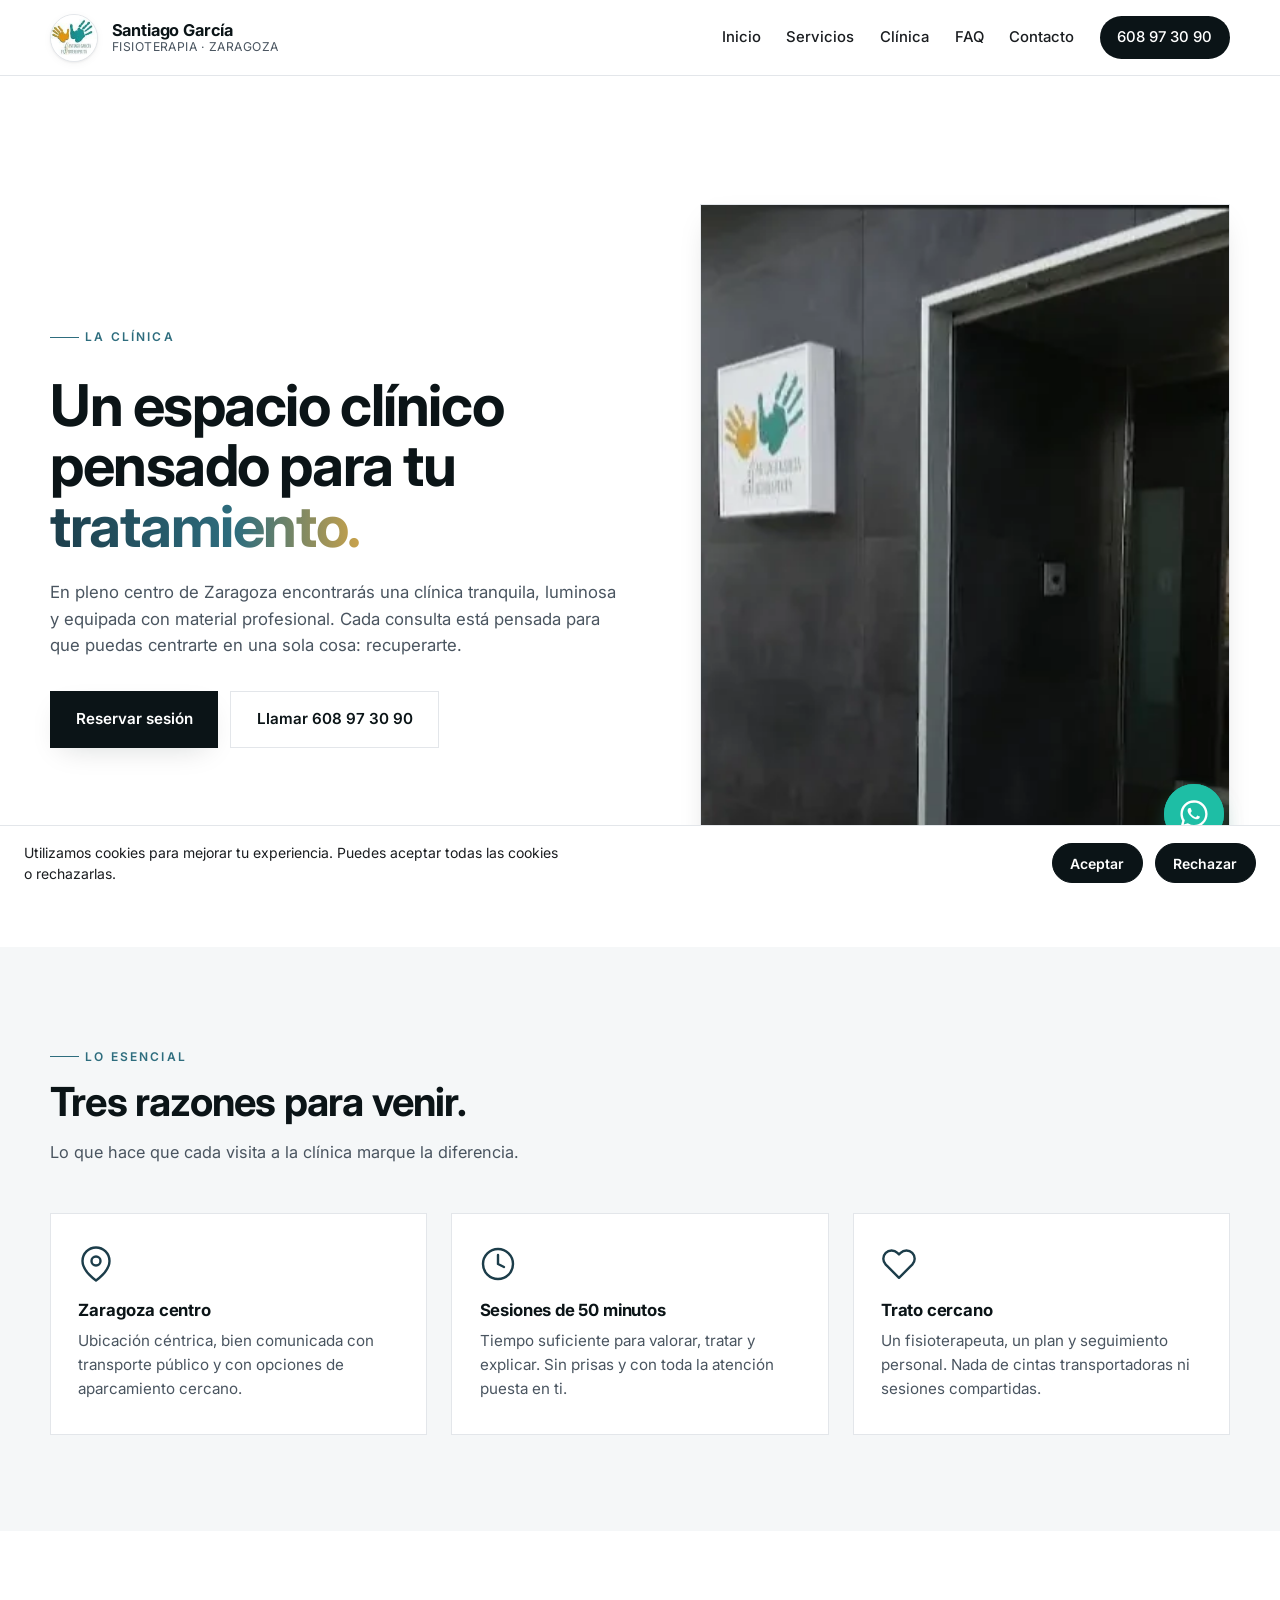
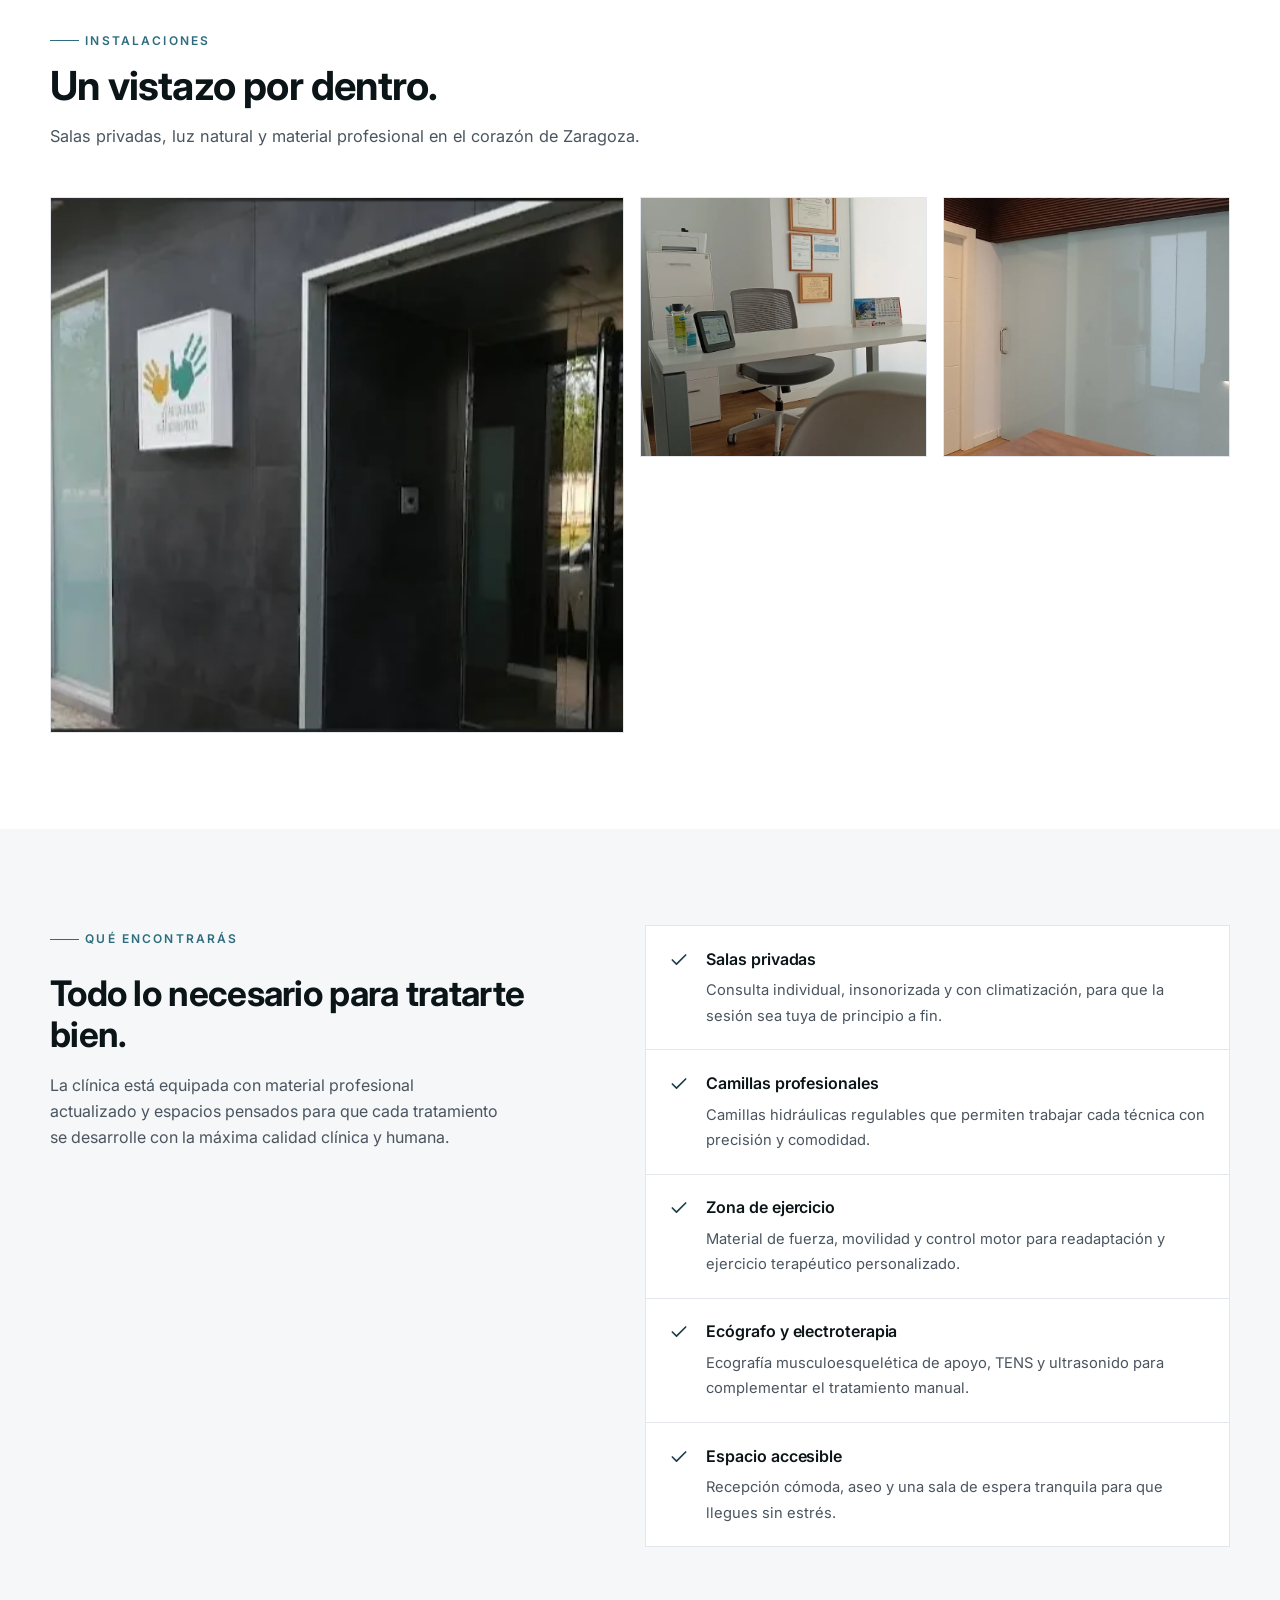
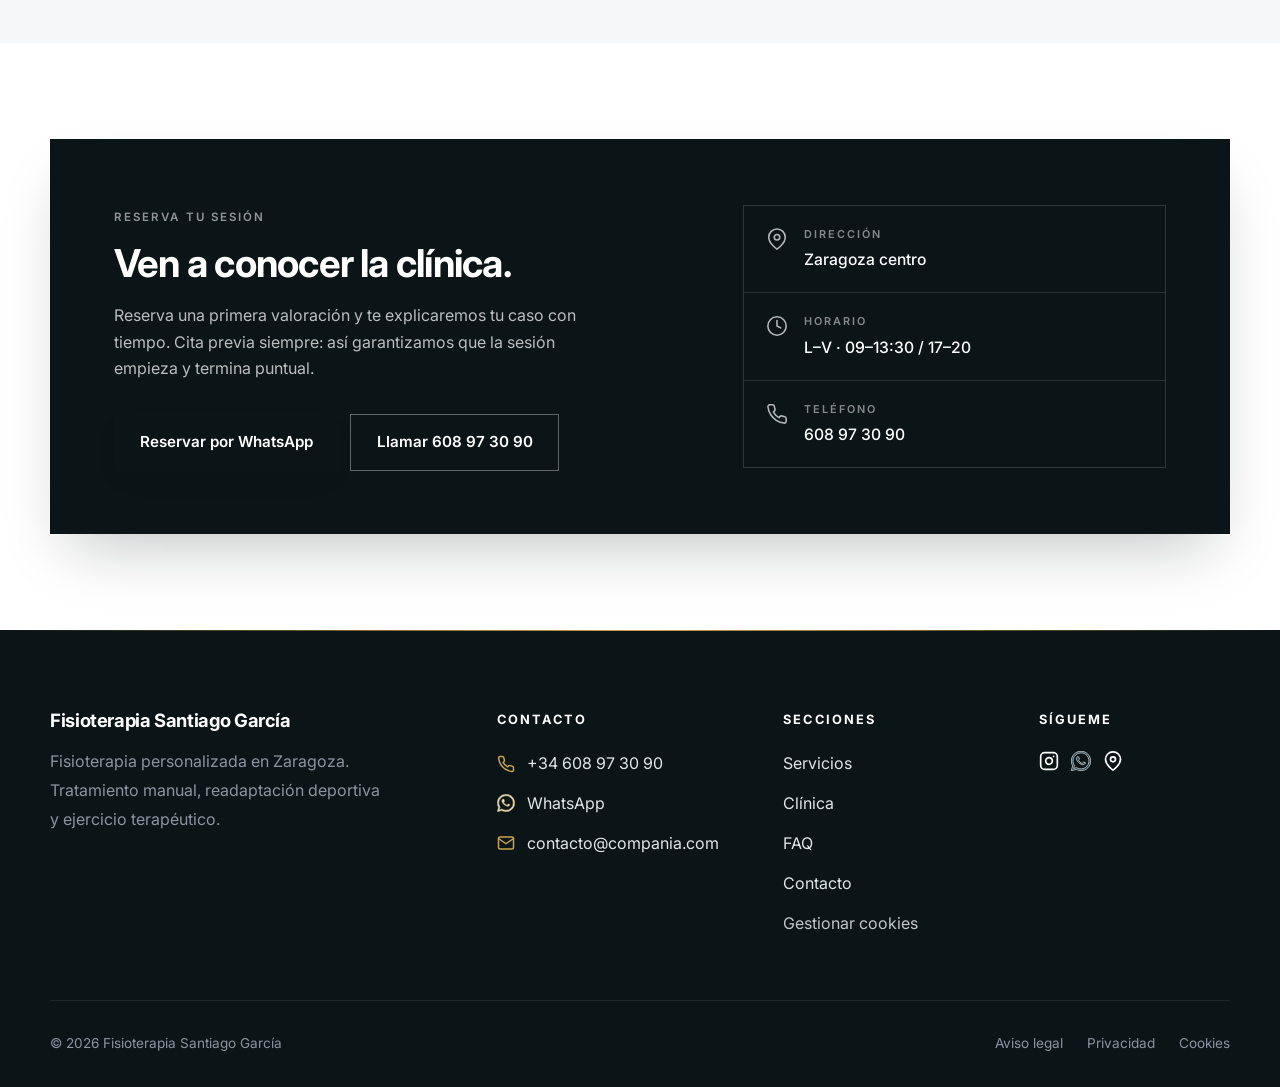
<file: clinica.html>
<!DOCTYPE html>
<html lang="es-ES">
<head>
<meta charset="UTF-8" />
<meta http-equiv="X-UA-Compatible" content="IE=edge" />
<meta name="viewport" content="width=device-width, initial-scale=1.0, viewport-fit=cover" />

<title>La Clínica | Fisioterapia Santiago García en Zaragoza</title>
<meta name="description" content="Descubre la clínica de Fisioterapia Santiago García en Zaragoza: salas privadas, material profesional y un espacio pensado para tu recuperación." />
<meta name="keywords" content="clínica fisioterapia Zaragoza, instalaciones fisio Zaragoza, sala tratamiento fisioterapia, Santiago García clínica" />
<meta name="author" content="Fisioterapia Santiago García" />
<meta name="robots" content="index, follow, max-image-preview:large, max-snippet:-1" />
<meta name="theme-color" content="#0E2F3A" />

<meta property="og:type" content="website" />
<meta property="og:locale" content="es_ES" />
<meta property="og:site_name" content="Fisioterapia Santiago García" />
<meta property="og:title" content="La Clínica | Fisioterapia Santiago García" />
<meta property="og:description" content="Un espacio clínico pensado para tu tratamiento en el centro de Zaragoza." />
<meta property="og:image" content="assets/fachada.webp" />
<meta property="og:url" content="https://www.fisiosantiagogarcia.es/clinica.html" />

<meta name="twitter:card" content="summary_large_image" />
<meta name="twitter:title" content="La Clínica | Fisioterapia Santiago García" />
<meta name="twitter:description" content="Salas privadas, material profesional y trato cercano en Zaragoza centro." />
<meta name="twitter:image" content="assets/fachada.webp" />

<link rel="canonical" href="https://www.fisiosantiagogarcia.es/clinica.html" />
<link rel="icon" type="image/webp" href="assets/logo.webp" />
<link rel="apple-touch-icon" href="assets/logo.webp" />
<link rel="preconnect" href="https://wa.me" crossorigin />
<link rel="prefetch" href="index.html" as="document" />

<link rel="stylesheet" href="style.css" />
<link rel="preconnect" href="https://fonts.googleapis.com">
<link rel="preconnect" href="https://fonts.gstatic.com" crossorigin>
<link rel="stylesheet" href="https://fonts.googleapis.com/css2?family=Inter:wght@400;500;600;700&display=swap">
</head>
<body>

<header class="site-header">
  <div class="container">
    <div class="header-inner">
      <a class="brand" href="index.html">
        <img src="assets/logo.webp" alt="Fisioterapia Santiago García" class="brand-logo" width="48" height="48" decoding="async">
        <div class="brand-text">
          <strong>Santiago García</strong>
          <em>Fisioterapia · Zaragoza</em>
        </div>
      </a>

      <nav class="site-nav">
        <a href="index.html">Inicio</a>
        <a href="servicios.html">Servicios</a>
        <a href="clinica.html">Clínica</a>
        <a href="index.html#faq">FAQ</a>
        <a href="index.html#contacto">Contacto</a>
        <a href="tel:+34608973090" class="nav-cta">608 97 30 90</a>
      </nav>

      <button class="menu-toggle" type="button" aria-label="Abrir menú" aria-expanded="false" aria-controls="mobile-nav">
        <svg class="menu-icon" viewBox="0 0 24 24" width="28" height="28" stroke="currentColor" stroke-width="2" fill="none" stroke-linecap="round" stroke-linejoin="round">
          <line class="line line1" x1="3" y1="6" x2="21" y2="6"></line>
          <line class="line line2" x1="3" y1="12" x2="21" y2="12"></line>
          <line class="line line3" x1="3" y1="18" x2="21" y2="18"></line>
        </svg>
      </button>
    </div>
  </div>
</header>

<nav class="mobile-nav" id="mobile-nav" aria-hidden="true">
  <div class="mobile-panel">
    <div class="mobile-panel-title">Menú</div>
    <div class="mobile-panel-divider"></div>
    <a href="index.html">Inicio</a>
    <div class="mobile-panel-divider"></div>
    <a href="servicios.html">Servicios</a>
    <div class="mobile-panel-divider"></div>
    <a href="clinica.html">Clínica</a>
    <div class="mobile-panel-divider"></div>
    <a href="index.html#faq">FAQ</a>
    <div class="mobile-panel-divider"></div>
    <a href="index.html#contacto">Contacto</a>
    <div class="mobile-panel-divider"></div>
    <a href="tel:+34608973090" class="mobile-cta">608 97 30 90</a>
  </div>
</nav>

<main>

  <!-- Hero (fondo blanco) -->
  <section class="clinic-hero">
    <div class="container">
      <div class="clinic-hero-copy reveal">
        <span class="eyebrow">La clínica</span>
        <h1>Un espacio clínico pensado para tu <span class="accent">tratamiento.</span></h1>
        <p class="lead">En pleno centro de Zaragoza encontrarás una clínica tranquila, luminosa y equipada con material profesional. Cada consulta está pensada para que puedas centrarte en una sola cosa: recuperarte.</p>
        <div class="clinic-hero-cta">
          <a class="btn btn-primary" href="https://wa.me/34608973090?text=Hola%2C%20me%20gustaría%20reservar%20una%20sesión" target="_blank" rel="noopener">Reservar sesión</a>
          <a class="btn btn-ghost" href="tel:+34608973090">Llamar 608 97 30 90</a>
        </div>
      </div>
      <div class="clinic-hero-media reveal">
        <img src="assets/fachada.webp" alt="Fachada de la clínica Fisioterapia Santiago García en Zaragoza" width="800" height="1000" decoding="async" fetchpriority="high">
      </div>
    </div>
  </section>

  <!-- Highlights (fondo gris) -->
  <section class="clinic-highlights">
    <div class="container">
      <div class="section-head reveal">
        <span class="eyebrow">Lo esencial</span>
        <h2>Tres razones para venir.</h2>
        <p>Lo que hace que cada visita a la clínica marque la diferencia.</p>
      </div>
      <div class="clinic-highlights-grid">
        <div class="clinic-highlight reveal">
          <div class="icon">
            <svg viewBox="0 0 24 24" fill="none" stroke="currentColor" stroke-width="1.6" stroke-linecap="round" stroke-linejoin="round"><path d="M21 10c0 7-9 13-9 13s-9-6-9-13a9 9 0 0 1 18 0z"></path><circle cx="12" cy="10" r="3"></circle></svg>
          </div>
          <h3>Zaragoza centro</h3>
          <p>Ubicación céntrica, bien comunicada con transporte público y con opciones de aparcamiento cercano.</p>
        </div>
        <div class="clinic-highlight reveal">
          <div class="icon">
            <svg viewBox="0 0 24 24" fill="none" stroke="currentColor" stroke-width="1.6" stroke-linecap="round" stroke-linejoin="round"><circle cx="12" cy="12" r="10"></circle><polyline points="12 6 12 12 16 14"></polyline></svg>
          </div>
          <h3>Sesiones de 50 minutos</h3>
          <p>Tiempo suficiente para valorar, tratar y explicar. Sin prisas y con toda la atención puesta en ti.</p>
        </div>
        <div class="clinic-highlight reveal">
          <div class="icon">
            <svg viewBox="0 0 24 24" fill="none" stroke="currentColor" stroke-width="1.6" stroke-linecap="round" stroke-linejoin="round"><path d="M20.84 4.61a5.5 5.5 0 0 0-7.78 0L12 5.67l-1.06-1.06a5.5 5.5 0 0 0-7.78 7.78l1.06 1.06L12 21.23l7.78-7.78 1.06-1.06a5.5 5.5 0 0 0 0-7.78z"></path></svg>
          </div>
          <h3>Trato cercano</h3>
          <p>Un fisioterapeuta, un plan y seguimiento personal. Nada de cintas transportadoras ni sesiones compartidas.</p>
        </div>
      </div>
    </div>
  </section>

  <!-- Gallery (fondo blanco) -->
  <section class="clinic-gallery">
    <div class="container">
      <div class="section-head reveal">
        <span class="eyebrow">Instalaciones</span>
        <h2>Un vistazo por dentro.</h2>
        <p>Salas privadas, luz natural y material profesional en el corazón de Zaragoza.</p>
      </div>
      <div class="clinic-gallery-grid reveal">
        <figure><img src="assets/fachada.webp" alt="Fachada de la clínica" width="1024" height="768" loading="lazy" decoding="async"></figure>
        <figure><img src="assets/consulta.webp" alt="Consulta de la clínica" width="600" height="750" loading="lazy" decoding="async"></figure>
        <figure><img src="assets/sala.webp" alt="Sala de tratamiento profesional" width="600" height="750" loading="lazy" decoding="async"></figure>
      </div>
    </div>
  </section>

  <!-- Features (fondo gris) -->
  <section class="clinic-features">
    <div class="container">
      <div class="clinic-features-grid">
        <div class="reveal">
          <span class="eyebrow">Qué encontrarás</span>
          <h2>Todo lo necesario para tratarte bien.</h2>
          <p class="intro">La clínica está equipada con material profesional actualizado y espacios pensados para que cada tratamiento se desarrolle con la máxima calidad clínica y humana.</p>
        </div>
        <ul class="reveal">
          <li>
            <svg width="20" height="20" viewBox="0 0 24 24" fill="none" stroke="currentColor" stroke-width="2" stroke-linecap="round" stroke-linejoin="round"><polyline points="20 6 9 17 4 12"></polyline></svg>
            <div><strong>Salas privadas</strong><span>Consulta individual, insonorizada y con climatización, para que la sesión sea tuya de principio a fin.</span></div>
          </li>
          <li>
            <svg width="20" height="20" viewBox="0 0 24 24" fill="none" stroke="currentColor" stroke-width="2" stroke-linecap="round" stroke-linejoin="round"><polyline points="20 6 9 17 4 12"></polyline></svg>
            <div><strong>Camillas profesionales</strong><span>Camillas hidráulicas regulables que permiten trabajar cada técnica con precisión y comodidad.</span></div>
          </li>
          <li>
            <svg width="20" height="20" viewBox="0 0 24 24" fill="none" stroke="currentColor" stroke-width="2" stroke-linecap="round" stroke-linejoin="round"><polyline points="20 6 9 17 4 12"></polyline></svg>
            <div><strong>Zona de ejercicio</strong><span>Material de fuerza, movilidad y control motor para readaptación y ejercicio terapéutico personalizado.</span></div>
          </li>
          <li>
            <svg width="20" height="20" viewBox="0 0 24 24" fill="none" stroke="currentColor" stroke-width="2" stroke-linecap="round" stroke-linejoin="round"><polyline points="20 6 9 17 4 12"></polyline></svg>
            <div><strong>Ecógrafo y electroterapia</strong><span>Ecografía musculoesquelética de apoyo, TENS y ultrasonido para complementar el tratamiento manual.</span></div>
          </li>
          <li>
            <svg width="20" height="20" viewBox="0 0 24 24" fill="none" stroke="currentColor" stroke-width="2" stroke-linecap="round" stroke-linejoin="round"><polyline points="20 6 9 17 4 12"></polyline></svg>
            <div><strong>Espacio accesible</strong><span>Recepción cómoda, aseo y una sala de espera tranquila para que llegues sin estrés.</span></div>
          </li>
        </ul>
      </div>
    </div>
  </section>

  <!-- CTA Visit (fondo blanco con caja oscura) -->
  <section class="clinic-visit">
    <div class="container">
      <div class="box reveal">
        <div>
          <span class="eyebrow-dark">Reserva tu sesión</span>
          <h2>Ven a conocer la clínica.</h2>
          <p>Reserva una primera valoración y te explicaremos tu caso con tiempo. Cita previa siempre: así garantizamos que la sesión empieza y termina puntual.</p>
          <div class="cta">
            <a class="btn btn-primary" href="https://wa.me/34608973090?text=Hola%2C%20me%20gustaría%20reservar%20una%20sesión" target="_blank" rel="noopener">Reservar por WhatsApp</a>
            <a class="btn btn-ghost" href="tel:+34608973090">Llamar 608 97 30 90</a>
          </div>
        </div>
        <dl class="info">
          <div>
            <svg width="22" height="22" viewBox="0 0 24 24" fill="none" stroke="currentColor" stroke-width="1.7" stroke-linecap="round" stroke-linejoin="round"><path d="M21 10c0 7-9 13-9 13s-9-6-9-13a9 9 0 0 1 18 0z"></path><circle cx="12" cy="10" r="3"></circle></svg>
            <div><dt>Dirección</dt><dd>Zaragoza centro</dd></div>
          </div>
          <div>
            <svg width="22" height="22" viewBox="0 0 24 24" fill="none" stroke="currentColor" stroke-width="1.7" stroke-linecap="round" stroke-linejoin="round"><circle cx="12" cy="12" r="10"></circle><polyline points="12 6 12 12 16 14"></polyline></svg>
            <div><dt>Horario</dt><dd>L–V · 09–13:30 / 17–20</dd></div>
          </div>
          <div>
            <svg width="22" height="22" viewBox="0 0 24 24" fill="none" stroke="currentColor" stroke-width="1.7" stroke-linecap="round" stroke-linejoin="round"><path d="M22 16.92v3a2 2 0 0 1-2.18 2 19.79 19.79 0 0 1-8.63-3.07 19.5 19.5 0 0 1-6-6 19.79 19.79 0 0 1-3.07-8.67A2 2 0 0 1 4.11 2h3a2 2 0 0 1 2 1.72 12.84 12.84 0 0 0 .7 2.81 2 2 0 0 1-.45 2.11L8.09 9.91a16 16 0 0 0 6 6l1.27-1.27a2 2 0 0 1 2.11-.45 12.84 12.84 0 0 0 2.81.7A2 2 0 0 1 22 16.92z"></path></svg>
            <div><dt>Teléfono</dt><dd>608 97 30 90</dd></div>
          </div>
        </dl>
      </div>
    </div>
  </section>

</main>

<footer class="site-footer">
  <div class="container">

    <div class="footer-grid">

      <div class="footer-brand">
        <h3>Fisioterapia Santiago García</h3>

        <p>
          Fisioterapia personalizada en Zaragoza.
          Tratamiento manual, readaptación deportiva y ejercicio terapéutico.
        </p>
      </div>

      <div>
        <h4>Contacto</h4>

        <ul class="footer-contact">

          <li>
           <svg viewBox="0 0 24 24" width="48" height="48" fill="none" stroke="currentColor" stroke-width="2" stroke-linecap="round" stroke-linejoin="round">
  <path d="M22 16.92v3a2 2 0 0 1-2.18 2 19.79 19.79 0 0 1-8.63-3.07 19.5 19.5 0 0 1-6-6 19.79 19.79 0 0 1-3.07-8.67A2 2 0 0 1 4.11 2h3a2 2 0 0 1 2 1.72 12.84 12.84 0 0 0 .7 2.81 2 2 0 0 1-.45 2.11L8.09 9.91a16 16 0 0 0 6 6l1.27-1.27a2 2 0 0 1 2.11-.45 12.84 12.84 0 0 0 2.81.7A2 2 0 0 1 22 16.92z"></path>
</svg> 
            <a href="tel:+34608973090">+34 608 97 30 90</a>
          </li>

          <li>
              <svg viewBox="0 0 32 32" width="28" height="28" aria-hidden="true">
    <path fill="currentColor" d="M16 .4C7.4.4.5 7.3.5 15.9c0 2.8.7 5.5 2.1 7.9L.4 31.6l8.1-2.1a15.4 15.4 0 0 0 7.5 1.9h.01c8.6 0 15.5-6.9 15.5-15.5C31.5 7.3 24.6.4 16 .4zm0 28.3a12.8 12.8 0 0 1-6.5-1.8l-.5-.3-4.8 1.3 1.3-4.7-.3-.5A12.8 12.8 0 1 1 28.8 15.9 12.8 12.8 0 0 1 16 28.7zm7-9.6c-.4-.2-2.3-1.1-2.6-1.2-.3-.1-.6-.2-.8.2-.2.4-1 1.2-1.2 1.5-.2.2-.4.3-.8.1-.4-.2-1.7-.6-3.2-2-1.2-1-2-2.3-2.2-2.7-.2-.4 0-.6.2-.8l.6-.7c.2-.2.2-.4.4-.6.1-.2.1-.4 0-.6-.1-.2-.8-2-1.1-2.7-.3-.7-.6-.6-.8-.6h-.7c-.2 0-.6.1-.9.4-.3.4-1.2 1.2-1.2 2.9 0 1.7 1.2 3.3 1.4 3.6.2.2 2.4 3.7 5.8 5.1 3.5 1.4 3.5.9 4.1.9.6 0 2.1-.9 2.4-1.7.3-.8.3-1.5.2-1.6 0-.1-.3-.2-.7-.4z"/>
  </svg>
            <a href="https://wa.me/34608973090">WhatsApp</a>
          </li>

          <li>
            <svg viewBox="0 0 24 24" width="48" height="48" fill="none" stroke="currentColor" stroke-width="2" stroke-linecap="round" stroke-linejoin="round">
  <path d="M4 4h16c1.1 0 2 .9 2 2v12c0 1.1-.9 2-2 2H4c-1.1 0-2-.9-2-2V6c0-1.1.9-2 2-2z"></path>
  <polyline points="22,6 12,13 2,6"></polyline>
</svg>
            <a href="mailto:contacto@compania.com">
              contacto@compania.com
            </a>
          </li>

        </ul>
      </div>

      <div>
        <h4>Secciones</h4>

        <ul class="footer-links">
          <li><a href="servicios.html">Servicios</a></li>
          <li><a href="clinica.html">Clínica</a></li>
          <li><a href="#faq">FAQ</a></li>
          <li><a href="#contacto">Contacto</a></li>
          <li><button type="button" class="footer-link-btn" data-cookie-reset>Gestionar cookies</button></li>
        </ul>
      </div>

      <div>
        <h4>Sígueme</h4>

        <div class="footer-social">

          <a href="#" aria-label="Instagram">
           <svg viewBox="0 0 24 24" width="48" height="48" fill="none" stroke="currentColor" stroke-width="2" stroke-linecap="round" stroke-linejoin="round">
  <rect x="2" y="2" width="20" height="20" rx="5" ry="5"></rect>
  <path d="M16 11.37A4 4 0 1 1 12.63 8 4 4 0 0 1 16 11.37z"></path>
  <line x1="17.5" y1="6.5" x2="17.51" y2="6.5"></line>
</svg>
          </a>

          <a href="#" aria-label="WhatsApp">
              <svg viewBox="0 0 32 32" width="28" height="28" aria-hidden="true">
    <path fill="currentColor" d="M16 .4C7.4.4.5 7.3.5 15.9c0 2.8.7 5.5 2.1 7.9L.4 31.6l8.1-2.1a15.4 15.4 0 0 0 7.5 1.9h.01c8.6 0 15.5-6.9 15.5-15.5C31.5 7.3 24.6.4 16 .4zm0 28.3a12.8 12.8 0 0 1-6.5-1.8l-.5-.3-4.8 1.3 1.3-4.7-.3-.5A12.8 12.8 0 1 1 28.8 15.9 12.8 12.8 0 0 1 16 28.7zm7-9.6c-.4-.2-2.3-1.1-2.6-1.2-.3-.1-.6-.2-.8.2-.2.4-1 1.2-1.2 1.5-.2.2-.4.3-.8.1-.4-.2-1.7-.6-3.2-2-1.2-1-2-2.3-2.2-2.7-.2-.4 0-.6.2-.8l.6-.7c.2-.2.2-.4.4-.6.1-.2.1-.4 0-.6-.1-.2-.8-2-1.1-2.7-.3-.7-.6-.6-.8-.6h-.7c-.2 0-.6.1-.9.4-.3.4-1.2 1.2-1.2 2.9 0 1.7 1.2 3.3 1.4 3.6.2.2 2.4 3.7 5.8 5.1 3.5 1.4 3.5.9 4.1.9.6 0 2.1-.9 2.4-1.7.3-.8.3-1.5.2-1.6 0-.1-.3-.2-.7-.4z"/>
  </svg>
          </a>

          <a href="#" aria-label="Google Maps">
            <svg viewBox="0 0 24 24" width="48" height="48" fill="none" stroke="currentColor" stroke-width="2" stroke-linecap="round" stroke-linejoin="round">
  <path d="M21 10c0 7-9 13-9 13s-9-6-9-13a9 9 0 0 1 18 0z"></path>
  <circle cx="12" cy="10" r="3"></circle>
</svg>
          </a>

        </div>
      </div>

    </div>

    <div class="footer-bottom">
      <p>© 2026 Fisioterapia Santiago García</p>

      <div>
        <a href="aviso-legal.html">Aviso legal</a>
        <a href="privacidad.html">Privacidad</a>
        <a href="cookies.html">Cookies</a>
      </div>
    </div>

  </div>
</footer>
<a href="https://wa.me/34608973090" class="wa-float" target="_blank" rel="noopener noreferrer" aria-label="Contactar por WhatsApp">
  <svg viewBox="0 0 32 32" width="28" height="28" aria-hidden="true">
    <path fill="currentColor" d="M16 .4C7.4.4.5 7.3.5 15.9c0 2.8.7 5.5 2.1 7.9L.4 31.6l8.1-2.1a15.4 15.4 0 0 0 7.5 1.9h.01c8.6 0 15.5-6.9 15.5-15.5C31.5 7.3 24.6.4 16 .4zm0 28.3a12.8 12.8 0 0 1-6.5-1.8l-.5-.3-4.8 1.3 1.3-4.7-.3-.5A12.8 12.8 0 1 1 28.8 15.9 12.8 12.8 0 0 1 16 28.7zm7-9.6c-.4-.2-2.3-1.1-2.6-1.2-.3-.1-.6-.2-.8.2-.2.4-1 1.2-1.2 1.5-.2.2-.4.3-.8.1-.4-.2-1.7-.6-3.2-2-1.2-1-2-2.3-2.2-2.7-.2-.4 0-.6.2-.8l.6-.7c.2-.2.2-.4.4-.6.1-.2.1-.4 0-.6-.1-.2-.8-2-1.1-2.7-.3-.7-.6-.6-.8-.6h-.7c-.2 0-.6.1-.9.4-.3.4-1.2 1.2-1.2 2.9 0 1.7 1.2 3.3 1.4 3.6.2.2 2.4 3.7 5.8 5.1 3.5 1.4 3.5.9 4.1.9.6 0 2.1-.9 2.4-1.7.3-.8.3-1.5.2-1.6 0-.1-.3-.2-.7-.4z"/>
  </svg>
</a>

<button id="toTop" class="to-top" aria-label="Volver arriba" type="button">
  <svg viewBox="0 0 24 24" fill="none" stroke="currentColor" stroke-width="2.2" stroke-linecap="round" stroke-linejoin="round" aria-hidden="true">
    <path d="M12 19V5"/>
    <path d="m5 12 7-7 7 7"/>
  </svg>
</button>

<script src="script.js" defer></script>
</body>
</html>
</file>
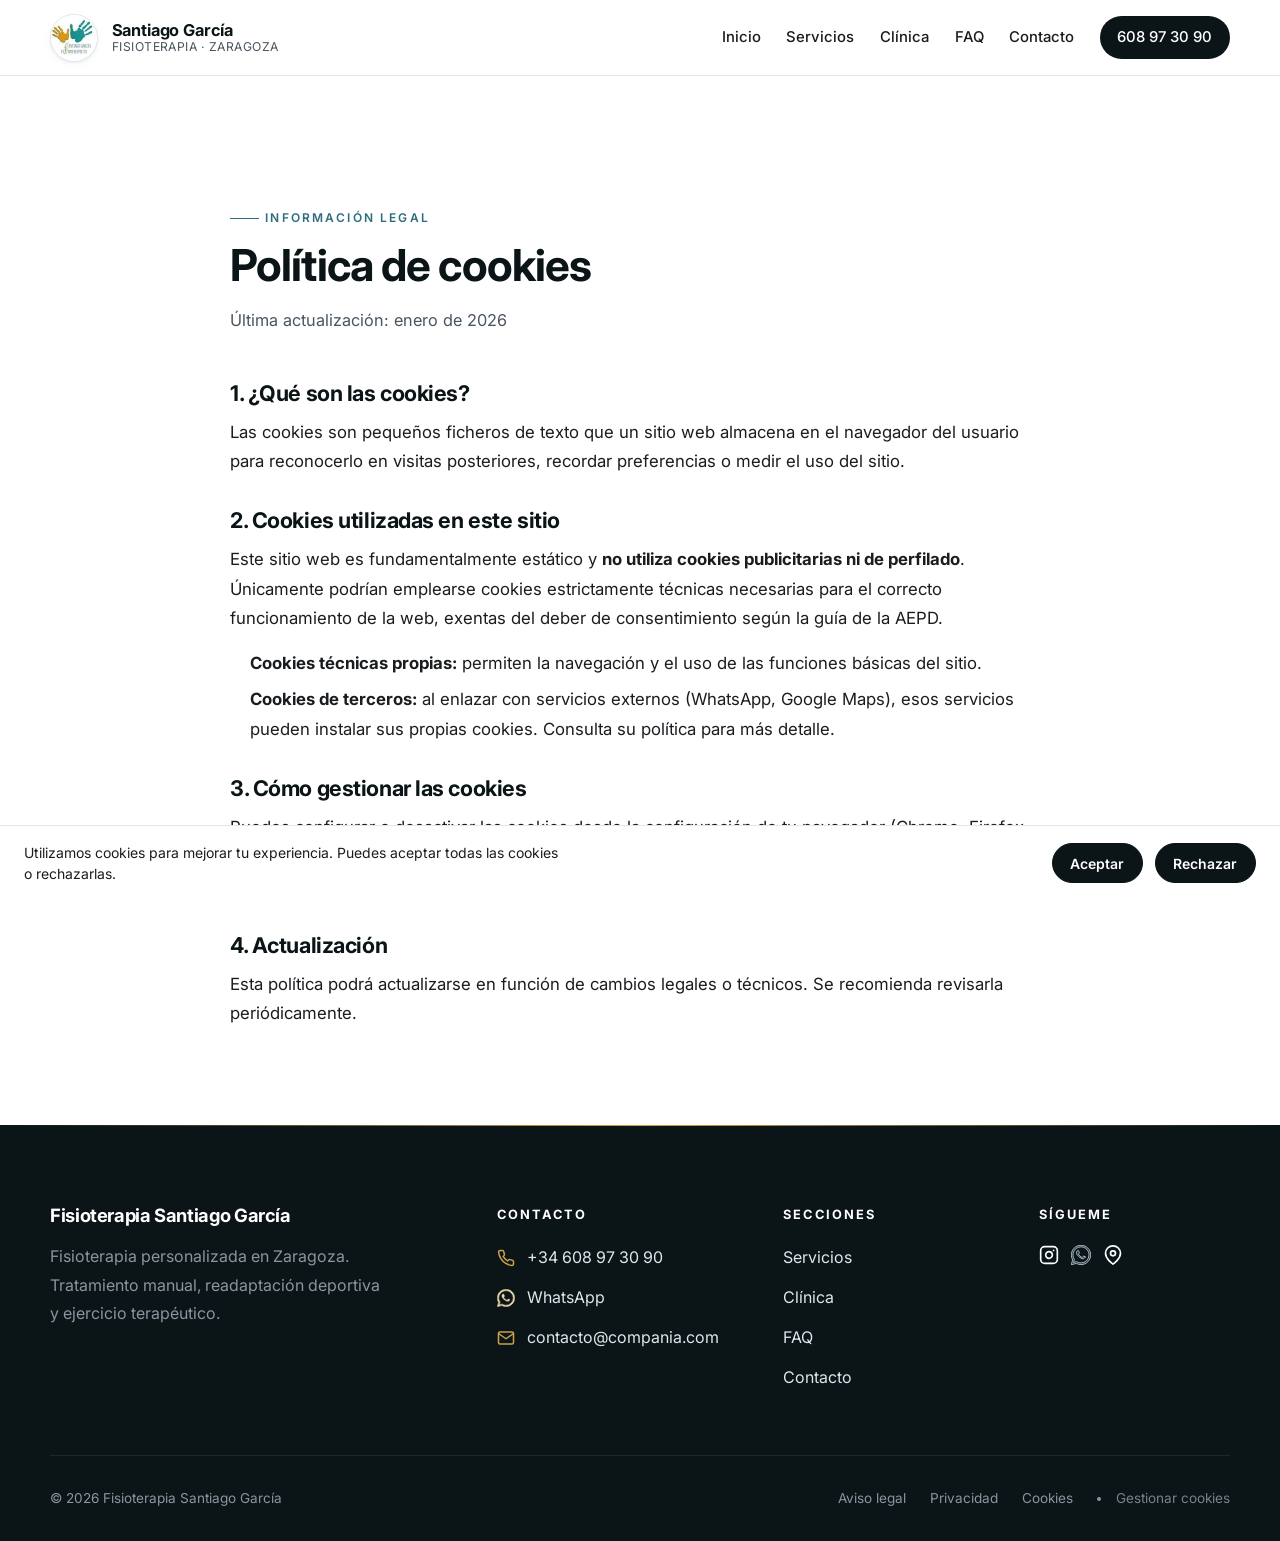
<file: cookies.html>
<!DOCTYPE html>
<html lang="es-ES">
<head>
<meta charset="UTF-8" />
<meta name="viewport" content="width=device-width, initial-scale=1.0" />
<title>Política de cookies | Fisioterapia Santiago García</title>
<meta name="description" content="Política de cookies de Fisioterapia Santiago García: qué cookies utilizamos, con qué finalidad y cómo puedes gestionarlas." />
<meta name="robots" content="noindex, follow" />
<meta name="theme-color" content="#0E2F3A" />
<link rel="canonical" href="https://www.fisiosantiagogarcia.es/cookies.html" />
<link rel="icon" type="image/webp" href="assets/logo.webp" />
<link rel="preconnect" href="https://fonts.googleapis.com">
<link rel="preconnect" href="https://fonts.gstatic.com" crossorigin>
<link rel="stylesheet" href="https://fonts.googleapis.com/css2?family=Inter:wght@400;500;600;700&display=swap">
<link rel="stylesheet" href="style.css" />
</head>
<body>

<header class="site-header">
  <div class="container">
    <div class="header-inner">
      <a class="brand" href="index.html">
        <img src="assets/logo.webp" alt="Fisioterapia Santiago García" class="brand-logo" width="48" height="48" decoding="async">
        <div class="brand-text">
          <strong>Santiago García</strong>
          <em>Fisioterapia · Zaragoza</em>
        </div>
      </a>
      <nav class="site-nav">
        <a href="index.html">Inicio</a>
        <a href="servicios.html">Servicios</a>
        <a href="index.html#clinica">Clínica</a>
        <a href="index.html#faq">FAQ</a>
        <a href="index.html#contacto">Contacto</a>
        <a href="tel:+34608973090" class="nav-cta">608 97 30 90</a>
      </nav>

      <button class="menu-toggle" type="button" aria-label="Abrir menú" aria-expanded="false" aria-controls="mobile-nav">
        <svg class="menu-icon" viewBox="0 0 24 24" width="28" height="28" stroke="currentColor" stroke-width="2" fill="none" stroke-linecap="round" stroke-linejoin="round">
          <line class="line line1" x1="3" y1="6" x2="21" y2="6"></line>
          <line class="line line2" x1="3" y1="12" x2="21" y2="12"></line>
          <line class="line line3" x1="3" y1="18" x2="21" y2="18"></line>
        </svg>
      </button>
    </div>
  </div>
</header>

<nav class="mobile-nav" id="mobile-nav" aria-hidden="true">
  <div class="mobile-panel">
    <div class="mobile-panel-title">Menú</div>
    <div class="mobile-panel-divider"></div>
    <a href="index.html">Inicio</a>
    <div class="mobile-panel-divider"></div>
    <a href="servicios.html">Servicios</a>
    <div class="mobile-panel-divider"></div>
    <a href="index.html#clinica">Clínica</a>
    <div class="mobile-panel-divider"></div>
    <a href="index.html#faq">FAQ</a>
    <div class="mobile-panel-divider"></div>
    <a href="index.html#contacto">Contacto</a>
    <div class="mobile-panel-divider"></div>
    <a href="tel:+34608973090" class="mobile-cta">608 97 30 90</a>
  </div>
</nav>

<main>
  <section style="padding:8rem 0 5rem;">
    <div class="container" style="max-width:820px;">
      <div class="section-head">
        <span class="eyebrow">Información legal</span>
        <h1 style="font-size:clamp(2rem,4vw,2.75rem);margin-bottom:1rem;">Política de cookies</h1>
        <p>Última actualización: <time datetime="2026-01-01">enero de 2026</time></p>
      </div>
      <div class="legal-content" style="line-height:1.75;color:var(--ink-700);font-size:1.05rem;">

<h2>1. ¿Qué son las cookies?</h2>
<p>Las cookies son pequeños ficheros de texto que un sitio web almacena en el navegador del usuario para reconocerlo en visitas posteriores, recordar preferencias o medir el uso del sitio.</p>

<h2>2. Cookies utilizadas en este sitio</h2>
<p>Este sitio web es fundamentalmente estático y <strong>no utiliza cookies publicitarias ni de perfilado</strong>. Únicamente podrían emplearse cookies estrictamente técnicas necesarias para el correcto funcionamiento de la web, exentas del deber de consentimiento según la guía de la AEPD.</p>
<ul>
  <li><strong>Cookies técnicas propias:</strong> permiten la navegación y el uso de las funciones básicas del sitio.</li>
  <li><strong>Cookies de terceros:</strong> al enlazar con servicios externos (WhatsApp, Google Maps), esos servicios pueden instalar sus propias cookies. Consulta su política para más detalle.</li>
</ul>

<h2>3. Cómo gestionar las cookies</h2>
<p>Puedes configurar o desactivar las cookies desde la configuración de tu navegador (Chrome, Firefox, Safari, Edge). Ten en cuenta que la desactivación de algunas cookies puede afectar al funcionamiento del sitio.</p>

<h2>4. Actualización</h2>
<p>Esta política podrá actualizarse en función de cambios legales o técnicos. Se recomienda revisarla periódicamente.</p>

      </div>
    </div>
  </section>
</main>

<footer class="site-footer">
  <div class="container">

    <div class="footer-grid">

      <div class="footer-brand">
        <h3>Fisioterapia Santiago García</h3>

        <p>
          Fisioterapia personalizada en Zaragoza.
          Tratamiento manual, readaptación deportiva y ejercicio terapéutico.
        </p>
      </div>

      <div>
        <h4>Contacto</h4>

        <ul class="footer-contact">

          <li>
           <svg viewBox="0 0 24 24" width="48" height="48" fill="none" stroke="currentColor" stroke-width="2" stroke-linecap="round" stroke-linejoin="round">
  <path d="M22 16.92v3a2 2 0 0 1-2.18 2 19.79 19.79 0 0 1-8.63-3.07 19.5 19.5 0 0 1-6-6 19.79 19.79 0 0 1-3.07-8.67A2 2 0 0 1 4.11 2h3a2 2 0 0 1 2 1.72 12.84 12.84 0 0 0 .7 2.81 2 2 0 0 1-.45 2.11L8.09 9.91a16 16 0 0 0 6 6l1.27-1.27a2 2 0 0 1 2.11-.45 12.84 12.84 0 0 0 2.81.7A2 2 0 0 1 22 16.92z"></path>
</svg> 
            <a href="tel:+34608973090">+34 608 97 30 90</a>
          </li>

          <li>
              <svg viewBox="0 0 32 32" width="28" height="28" aria-hidden="true">
    <path fill="currentColor" d="M16 .4C7.4.4.5 7.3.5 15.9c0 2.8.7 5.5 2.1 7.9L.4 31.6l8.1-2.1a15.4 15.4 0 0 0 7.5 1.9h.01c8.6 0 15.5-6.9 15.5-15.5C31.5 7.3 24.6.4 16 .4zm0 28.3a12.8 12.8 0 0 1-6.5-1.8l-.5-.3-4.8 1.3 1.3-4.7-.3-.5A12.8 12.8 0 1 1 28.8 15.9 12.8 12.8 0 0 1 16 28.7zm7-9.6c-.4-.2-2.3-1.1-2.6-1.2-.3-.1-.6-.2-.8.2-.2.4-1 1.2-1.2 1.5-.2.2-.4.3-.8.1-.4-.2-1.7-.6-3.2-2-1.2-1-2-2.3-2.2-2.7-.2-.4 0-.6.2-.8l.6-.7c.2-.2.2-.4.4-.6.1-.2.1-.4 0-.6-.1-.2-.8-2-1.1-2.7-.3-.7-.6-.6-.8-.6h-.7c-.2 0-.6.1-.9.4-.3.4-1.2 1.2-1.2 2.9 0 1.7 1.2 3.3 1.4 3.6.2.2 2.4 3.7 5.8 5.1 3.5 1.4 3.5.9 4.1.9.6 0 2.1-.9 2.4-1.7.3-.8.3-1.5.2-1.6 0-.1-.3-.2-.7-.4z"/>
  </svg>
            <a href="https://wa.me/34608973090">WhatsApp</a>
          </li>

          <li>
            <svg viewBox="0 0 24 24" width="48" height="48" fill="none" stroke="currentColor" stroke-width="2" stroke-linecap="round" stroke-linejoin="round">
  <path d="M4 4h16c1.1 0 2 .9 2 2v12c0 1.1-.9 2-2 2H4c-1.1 0-2-.9-2-2V6c0-1.1.9-2 2-2z"></path>
  <polyline points="22,6 12,13 2,6"></polyline>
</svg>
            <a href="mailto:contacto@compania.com">
              contacto@compania.com
            </a>
          </li>

        </ul>
      </div>

      <div>
        <h4>Secciones</h4>

        <ul class="footer-links">
          <li><a href="servicios.html">Servicios</a></li>
          <li><a href="clinica.html">Clínica</a></li>
          <li><a href="#faq">FAQ</a></li>
          <li><a href="#contacto">Contacto</a></li>
          
        </ul>
      </div>

      <div>
        <h4>Sígueme</h4>

        <div class="footer-social">

          <a href="#" aria-label="Instagram">
           <svg viewBox="0 0 24 24" width="48" height="48" fill="none" stroke="currentColor" stroke-width="2" stroke-linecap="round" stroke-linejoin="round">
  <rect x="2" y="2" width="20" height="20" rx="5" ry="5"></rect>
  <path d="M16 11.37A4 4 0 1 1 12.63 8 4 4 0 0 1 16 11.37z"></path>
  <line x1="17.5" y1="6.5" x2="17.51" y2="6.5"></line>
</svg>
          </a>

          <a href="#" aria-label="WhatsApp">
              <svg viewBox="0 0 32 32" width="28" height="28" aria-hidden="true">
    <path fill="currentColor" d="M16 .4C7.4.4.5 7.3.5 15.9c0 2.8.7 5.5 2.1 7.9L.4 31.6l8.1-2.1a15.4 15.4 0 0 0 7.5 1.9h.01c8.6 0 15.5-6.9 15.5-15.5C31.5 7.3 24.6.4 16 .4zm0 28.3a12.8 12.8 0 0 1-6.5-1.8l-.5-.3-4.8 1.3 1.3-4.7-.3-.5A12.8 12.8 0 1 1 28.8 15.9 12.8 12.8 0 0 1 16 28.7zm7-9.6c-.4-.2-2.3-1.1-2.6-1.2-.3-.1-.6-.2-.8.2-.2.4-1 1.2-1.2 1.5-.2.2-.4.3-.8.1-.4-.2-1.7-.6-3.2-2-1.2-1-2-2.3-2.2-2.7-.2-.4 0-.6.2-.8l.6-.7c.2-.2.2-.4.4-.6.1-.2.1-.4 0-.6-.1-.2-.8-2-1.1-2.7-.3-.7-.6-.6-.8-.6h-.7c-.2 0-.6.1-.9.4-.3.4-1.2 1.2-1.2 2.9 0 1.7 1.2 3.3 1.4 3.6.2.2 2.4 3.7 5.8 5.1 3.5 1.4 3.5.9 4.1.9.6 0 2.1-.9 2.4-1.7.3-.8.3-1.5.2-1.6 0-.1-.3-.2-.7-.4z"/>
  </svg>
          </a>

          <a href="#" aria-label="Google Maps">
            <svg viewBox="0 0 24 24" width="48" height="48" fill="none" stroke="currentColor" stroke-width="2" stroke-linecap="round" stroke-linejoin="round">
  <path d="M21 10c0 7-9 13-9 13s-9-6-9-13a9 9 0 0 1 18 0z"></path>
  <circle cx="12" cy="10" r="3"></circle>
</svg>
          </a>

        </div>
      </div>

    </div>

    <div class="footer-bottom">
      <p>© 2026 Fisioterapia Santiago García</p>

      <div>
        <a href="aviso-legal.html">Aviso legal</a>
        <a href="privacidad.html">Privacidad</a>
        <a href="cookies.html">Cookies</a>
         <li><button type="button" class="footer-link-btn" data-cookie-reset>Gestionar cookies</button></li>
      </div>
    </div>

  </div>
</footer>
<script src="script.js" defer></script>
</body>
</html>
</file>
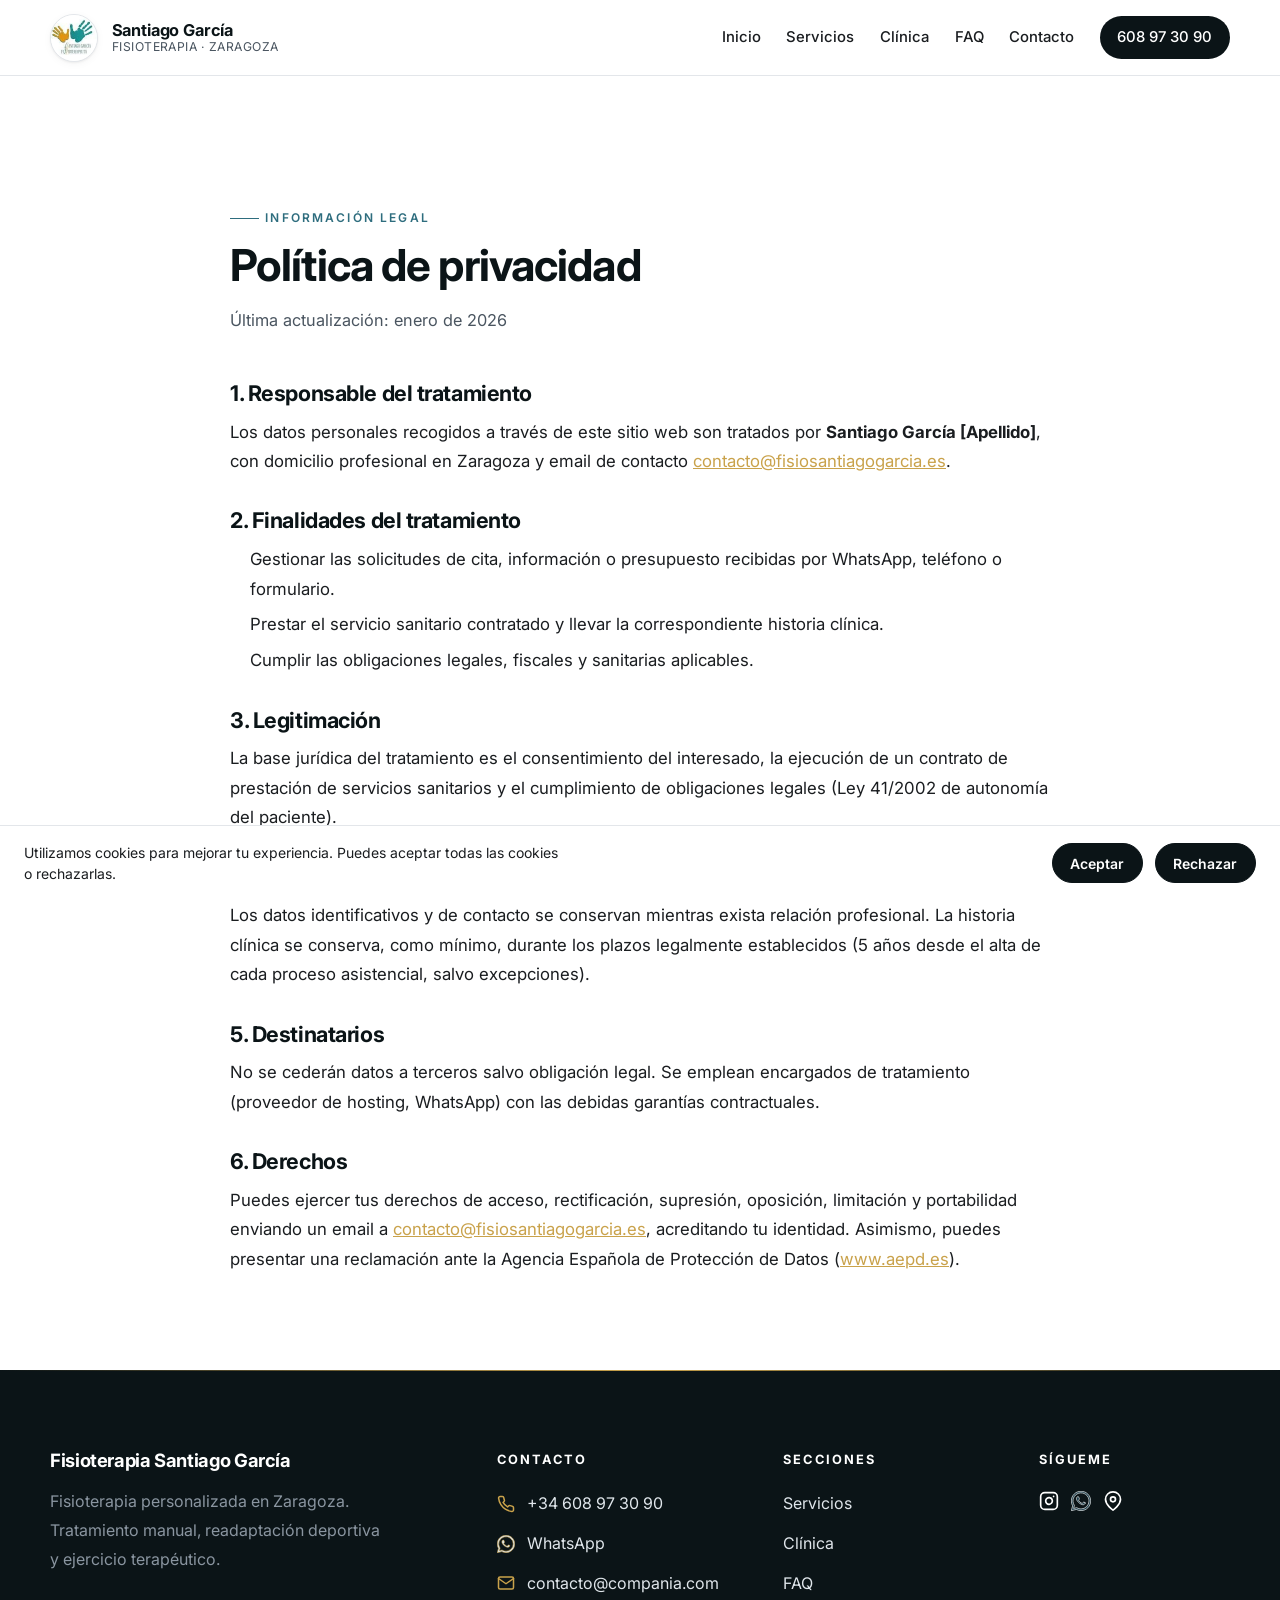
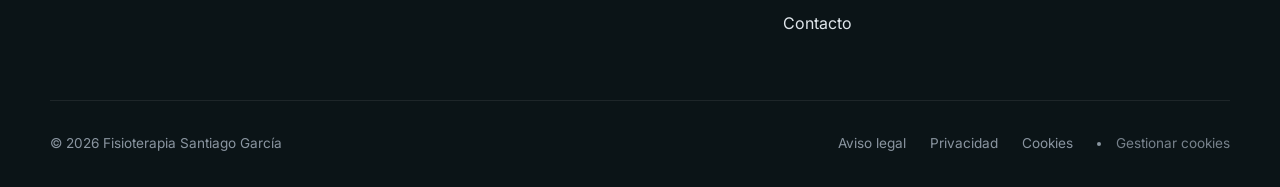
<file: privacidad.html>
<!DOCTYPE html>
<html lang="es-ES">
<head>
<meta charset="UTF-8" />
<meta name="viewport" content="width=device-width, initial-scale=1.0" />
<title>Política de privacidad | Fisioterapia Santiago García</title>
<meta name="description" content="Política de privacidad y tratamiento de datos personales de la clínica Fisioterapia Santiago García conforme al RGPD y la LOPDGDD." />
<meta name="robots" content="noindex, follow" />
<meta name="theme-color" content="#0E2F3A" />
<link rel="canonical" href="https://www.fisiosantiagogarcia.es/privacidad.html" />
<link rel="icon" type="image/webp" href="assets/logo.webp" />
<link rel="preconnect" href="https://fonts.googleapis.com">
<link rel="preconnect" href="https://fonts.gstatic.com" crossorigin>
<link rel="stylesheet" href="https://fonts.googleapis.com/css2?family=Inter:wght@400;500;600;700&display=swap">
<link rel="stylesheet" href="style.css" />
</head>
<body>

<header class="site-header">
  <div class="container">
    <div class="header-inner">
      <a class="brand" href="index.html">
        <img src="assets/logo.webp" alt="Fisioterapia Santiago García" class="brand-logo" width="48" height="48" decoding="async">
        <div class="brand-text">
          <strong>Santiago García</strong>
          <em>Fisioterapia · Zaragoza</em>
        </div>
      </a>
      <nav class="site-nav">
        <a href="index.html">Inicio</a>
        <a href="servicios.html">Servicios</a>
        <a href="index.html#clinica">Clínica</a>
        <a href="index.html#faq">FAQ</a>
        <a href="index.html#contacto">Contacto</a>
        <a href="tel:+34608973090" class="nav-cta">608 97 30 90</a>
      </nav>

      <button class="menu-toggle" type="button" aria-label="Abrir menú" aria-expanded="false" aria-controls="mobile-nav">
        <svg class="menu-icon" viewBox="0 0 24 24" width="28" height="28" stroke="currentColor" stroke-width="2" fill="none" stroke-linecap="round" stroke-linejoin="round">
          <line class="line line1" x1="3" y1="6" x2="21" y2="6"></line>
          <line class="line line2" x1="3" y1="12" x2="21" y2="12"></line>
          <line class="line line3" x1="3" y1="18" x2="21" y2="18"></line>
        </svg>
      </button>
    </div>
  </div>
</header>

<nav class="mobile-nav" id="mobile-nav" aria-hidden="true">
  <div class="mobile-panel">
    <div class="mobile-panel-title">Menú</div>
    <div class="mobile-panel-divider"></div>
    <a href="index.html">Inicio</a>
    <div class="mobile-panel-divider"></div>
    <a href="servicios.html">Servicios</a>
    <div class="mobile-panel-divider"></div>
    <a href="index.html#clinica">Clínica</a>
    <div class="mobile-panel-divider"></div>
    <a href="index.html#faq">FAQ</a>
    <div class="mobile-panel-divider"></div>
    <a href="index.html#contacto">Contacto</a>
    <div class="mobile-panel-divider"></div>
    <a href="tel:+34608973090" class="mobile-cta">608 97 30 90</a>
  </div>
</nav>

<main>
  <section style="padding:8rem 0 5rem;">
    <div class="container" style="max-width:820px;">
      <div class="section-head">
        <span class="eyebrow">Información legal</span>
        <h1 style="font-size:clamp(2rem,4vw,2.75rem);margin-bottom:1rem;">Política de privacidad</h1>
        <p>Última actualización: <time datetime="2026-01-01">enero de 2026</time></p>
      </div>
      <div class="legal-content" style="line-height:1.75;color:var(--ink-700);font-size:1.05rem;">

<h2>1. Responsable del tratamiento</h2>
<p>Los datos personales recogidos a través de este sitio web son tratados por <strong>Santiago García [Apellido]</strong>, con domicilio profesional en Zaragoza y email de contacto <a href="mailto:contacto@fisiosantiagogarcia.es">contacto@fisiosantiagogarcia.es</a>.</p>

<h2>2. Finalidades del tratamiento</h2>
<ul>
  <li>Gestionar las solicitudes de cita, información o presupuesto recibidas por WhatsApp, teléfono o formulario.</li>
  <li>Prestar el servicio sanitario contratado y llevar la correspondiente historia clínica.</li>
  <li>Cumplir las obligaciones legales, fiscales y sanitarias aplicables.</li>
</ul>

<h2>3. Legitimación</h2>
<p>La base jurídica del tratamiento es el consentimiento del interesado, la ejecución de un contrato de prestación de servicios sanitarios y el cumplimiento de obligaciones legales (Ley 41/2002 de autonomía del paciente).</p>

<h2>4. Conservación de los datos</h2>
<p>Los datos identificativos y de contacto se conservan mientras exista relación profesional. La historia clínica se conserva, como mínimo, durante los plazos legalmente establecidos (5 años desde el alta de cada proceso asistencial, salvo excepciones).</p>

<h2>5. Destinatarios</h2>
<p>No se cederán datos a terceros salvo obligación legal. Se emplean encargados de tratamiento (proveedor de hosting, WhatsApp) con las debidas garantías contractuales.</p>

<h2>6. Derechos</h2>
<p>Puedes ejercer tus derechos de acceso, rectificación, supresión, oposición, limitación y portabilidad enviando un email a <a href="mailto:contacto@fisiosantiagogarcia.es">contacto@fisiosantiagogarcia.es</a>, acreditando tu identidad. Asimismo, puedes presentar una reclamación ante la Agencia Española de Protección de Datos (<a href="https://www.aepd.es" target="_blank" rel="noopener">www.aepd.es</a>).</p>

      </div>
    </div>
  </section>
</main>

<footer class="site-footer">
  <div class="container">

    <div class="footer-grid">

      <div class="footer-brand">
        <h3>Fisioterapia Santiago García</h3>

        <p>
          Fisioterapia personalizada en Zaragoza.
          Tratamiento manual, readaptación deportiva y ejercicio terapéutico.
        </p>
      </div>

      <div>
        <h4>Contacto</h4>

        <ul class="footer-contact">

          <li>
           <svg viewBox="0 0 24 24" width="48" height="48" fill="none" stroke="currentColor" stroke-width="2" stroke-linecap="round" stroke-linejoin="round">
  <path d="M22 16.92v3a2 2 0 0 1-2.18 2 19.79 19.79 0 0 1-8.63-3.07 19.5 19.5 0 0 1-6-6 19.79 19.79 0 0 1-3.07-8.67A2 2 0 0 1 4.11 2h3a2 2 0 0 1 2 1.72 12.84 12.84 0 0 0 .7 2.81 2 2 0 0 1-.45 2.11L8.09 9.91a16 16 0 0 0 6 6l1.27-1.27a2 2 0 0 1 2.11-.45 12.84 12.84 0 0 0 2.81.7A2 2 0 0 1 22 16.92z"></path>
</svg> 
            <a href="tel:+34608973090">+34 608 97 30 90</a>
          </li>

          <li>
              <svg viewBox="0 0 32 32" width="28" height="28" aria-hidden="true">
    <path fill="currentColor" d="M16 .4C7.4.4.5 7.3.5 15.9c0 2.8.7 5.5 2.1 7.9L.4 31.6l8.1-2.1a15.4 15.4 0 0 0 7.5 1.9h.01c8.6 0 15.5-6.9 15.5-15.5C31.5 7.3 24.6.4 16 .4zm0 28.3a12.8 12.8 0 0 1-6.5-1.8l-.5-.3-4.8 1.3 1.3-4.7-.3-.5A12.8 12.8 0 1 1 28.8 15.9 12.8 12.8 0 0 1 16 28.7zm7-9.6c-.4-.2-2.3-1.1-2.6-1.2-.3-.1-.6-.2-.8.2-.2.4-1 1.2-1.2 1.5-.2.2-.4.3-.8.1-.4-.2-1.7-.6-3.2-2-1.2-1-2-2.3-2.2-2.7-.2-.4 0-.6.2-.8l.6-.7c.2-.2.2-.4.4-.6.1-.2.1-.4 0-.6-.1-.2-.8-2-1.1-2.7-.3-.7-.6-.6-.8-.6h-.7c-.2 0-.6.1-.9.4-.3.4-1.2 1.2-1.2 2.9 0 1.7 1.2 3.3 1.4 3.6.2.2 2.4 3.7 5.8 5.1 3.5 1.4 3.5.9 4.1.9.6 0 2.1-.9 2.4-1.7.3-.8.3-1.5.2-1.6 0-.1-.3-.2-.7-.4z"/>
  </svg>
            <a href="https://wa.me/34608973090">WhatsApp</a>
          </li>

          <li>
            <svg viewBox="0 0 24 24" width="48" height="48" fill="none" stroke="currentColor" stroke-width="2" stroke-linecap="round" stroke-linejoin="round">
  <path d="M4 4h16c1.1 0 2 .9 2 2v12c0 1.1-.9 2-2 2H4c-1.1 0-2-.9-2-2V6c0-1.1.9-2 2-2z"></path>
  <polyline points="22,6 12,13 2,6"></polyline>
</svg>
            <a href="mailto:contacto@compania.com">
              contacto@compania.com
            </a>
          </li>

        </ul>
      </div>

      <div>
        <h4>Secciones</h4>

        <ul class="footer-links">
          <li><a href="servicios.html">Servicios</a></li>
          <li><a href="clinica.html">Clínica</a></li>
          <li><a href="#faq">FAQ</a></li>
          <li><a href="#contacto">Contacto</a></li>
          
        </ul>
      </div>

      <div>
        <h4>Sígueme</h4>

        <div class="footer-social">

          <a href="#" aria-label="Instagram">
           <svg viewBox="0 0 24 24" width="48" height="48" fill="none" stroke="currentColor" stroke-width="2" stroke-linecap="round" stroke-linejoin="round">
  <rect x="2" y="2" width="20" height="20" rx="5" ry="5"></rect>
  <path d="M16 11.37A4 4 0 1 1 12.63 8 4 4 0 0 1 16 11.37z"></path>
  <line x1="17.5" y1="6.5" x2="17.51" y2="6.5"></line>
</svg>
          </a>

          <a href="#" aria-label="WhatsApp">
              <svg viewBox="0 0 32 32" width="28" height="28" aria-hidden="true">
    <path fill="currentColor" d="M16 .4C7.4.4.5 7.3.5 15.9c0 2.8.7 5.5 2.1 7.9L.4 31.6l8.1-2.1a15.4 15.4 0 0 0 7.5 1.9h.01c8.6 0 15.5-6.9 15.5-15.5C31.5 7.3 24.6.4 16 .4zm0 28.3a12.8 12.8 0 0 1-6.5-1.8l-.5-.3-4.8 1.3 1.3-4.7-.3-.5A12.8 12.8 0 1 1 28.8 15.9 12.8 12.8 0 0 1 16 28.7zm7-9.6c-.4-.2-2.3-1.1-2.6-1.2-.3-.1-.6-.2-.8.2-.2.4-1 1.2-1.2 1.5-.2.2-.4.3-.8.1-.4-.2-1.7-.6-3.2-2-1.2-1-2-2.3-2.2-2.7-.2-.4 0-.6.2-.8l.6-.7c.2-.2.2-.4.4-.6.1-.2.1-.4 0-.6-.1-.2-.8-2-1.1-2.7-.3-.7-.6-.6-.8-.6h-.7c-.2 0-.6.1-.9.4-.3.4-1.2 1.2-1.2 2.9 0 1.7 1.2 3.3 1.4 3.6.2.2 2.4 3.7 5.8 5.1 3.5 1.4 3.5.9 4.1.9.6 0 2.1-.9 2.4-1.7.3-.8.3-1.5.2-1.6 0-.1-.3-.2-.7-.4z"/>
  </svg>
          </a>

          <a href="#" aria-label="Google Maps">
            <svg viewBox="0 0 24 24" width="48" height="48" fill="none" stroke="currentColor" stroke-width="2" stroke-linecap="round" stroke-linejoin="round">
  <path d="M21 10c0 7-9 13-9 13s-9-6-9-13a9 9 0 0 1 18 0z"></path>
  <circle cx="12" cy="10" r="3"></circle>
</svg>
          </a>

        </div>
      </div>

    </div>

    <div class="footer-bottom">
      <p>© 2026 Fisioterapia Santiago García</p>

      <div>
        <a href="aviso-legal.html">Aviso legal</a>
        <a href="privacidad.html">Privacidad</a>
        <a href="cookies.html">Cookies</a>
         <li><button type="button" class="footer-link-btn" data-cookie-reset>Gestionar cookies</button></li>
      </div>
    </div>

  </div>
</footer>
<script src="script.js" defer></script>
</body>
</html>
</file>
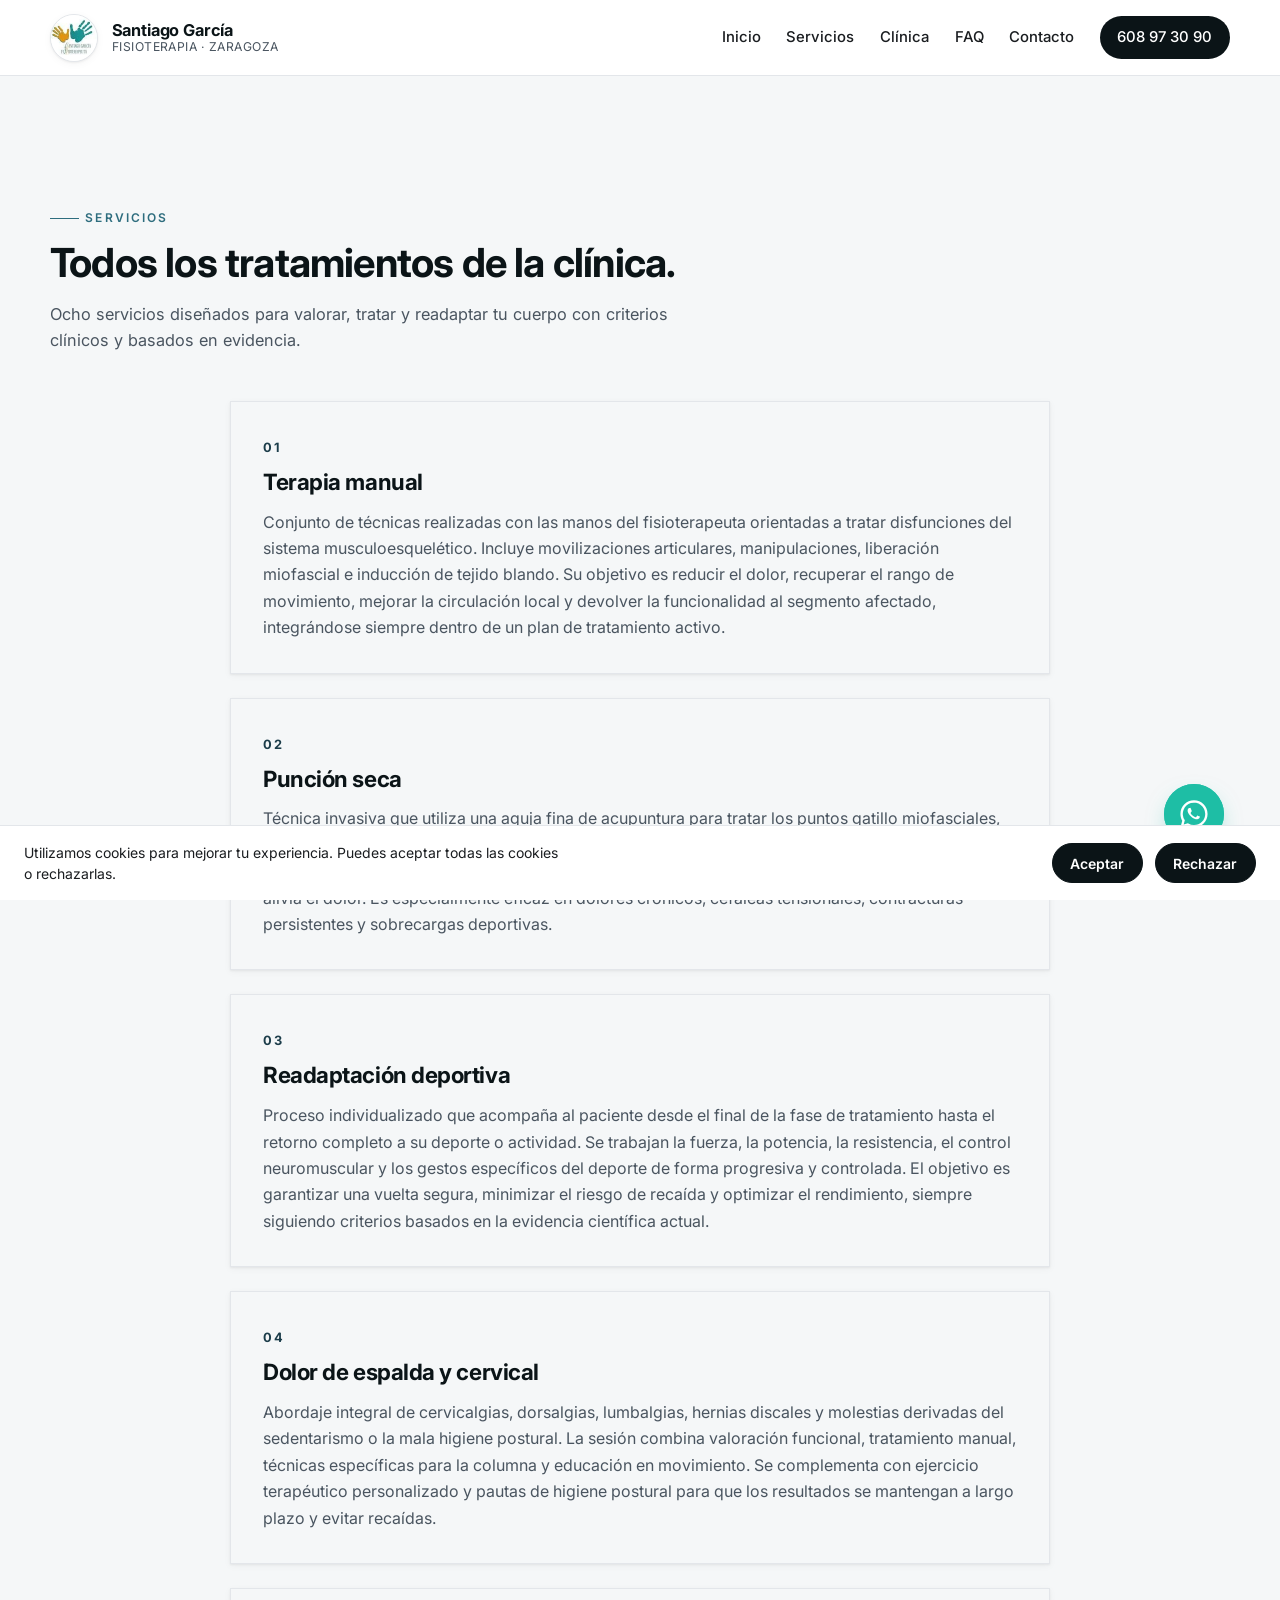
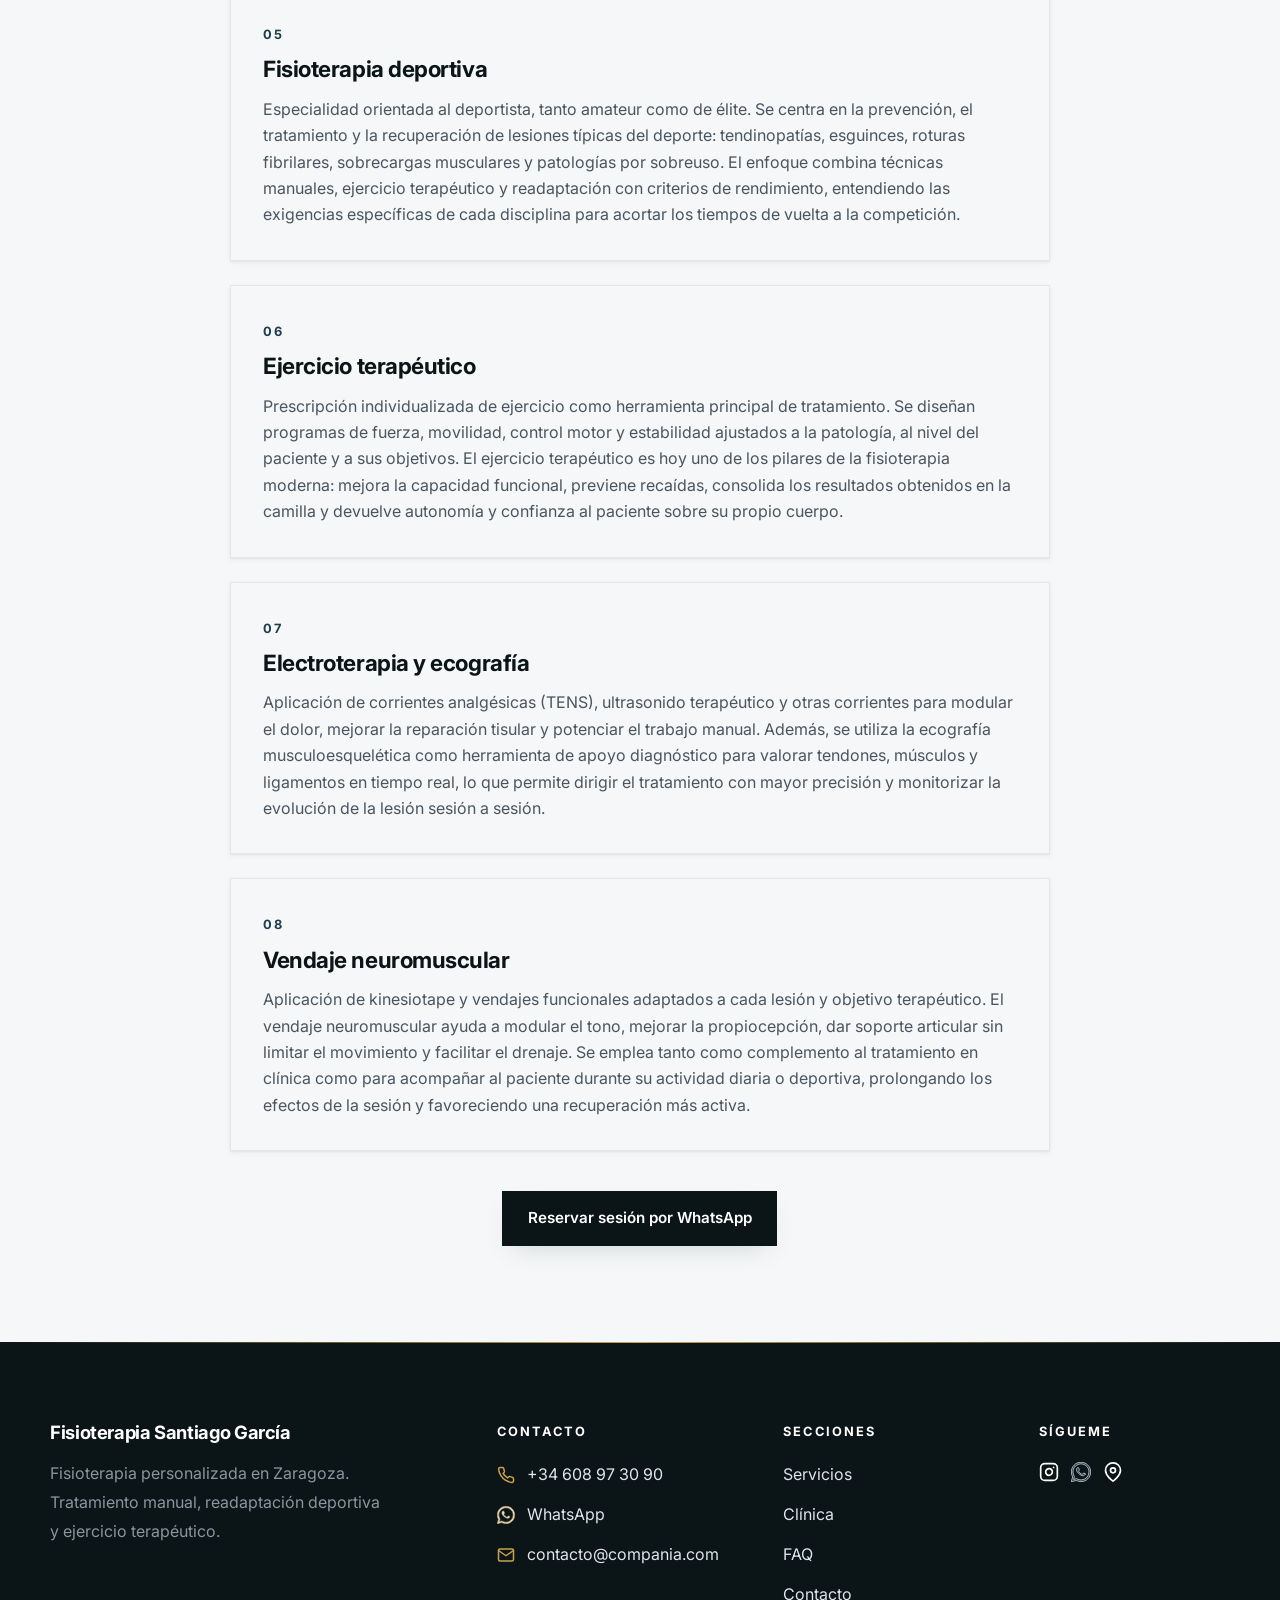
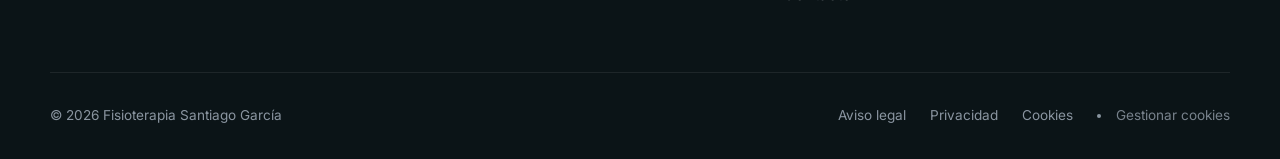
<file: servicios.html>
<!DOCTYPE html>
<html lang="es-ES">
<head>
<meta charset="UTF-8" />
<meta http-equiv="X-UA-Compatible" content="IE=edge" />
<meta name="viewport" content="width=device-width, initial-scale=1.0, viewport-fit=cover" />

<title>Servicios de Fisioterapia en Zaragoza | Santiago García</title>
<meta name="description" content="Todos los servicios de la clínica Fisioterapia Santiago García en Zaragoza: terapia manual, punción seca, readaptación deportiva, ejercicio terapéutico y más." />
<meta name="keywords" content="servicios fisioterapia Zaragoza, terapia manual, punción seca, readaptación deportiva, ejercicio terapéutico, fisioterapia deportiva" />
<meta name="author" content="Fisioterapia Santiago García" />
<meta name="robots" content="index, follow, max-image-preview:large, max-snippet:-1" />
<meta name="theme-color" content="#0E2F3A" />

<meta property="og:type" content="website" />
<meta property="og:locale" content="es_ES" />
<meta property="og:site_name" content="Fisioterapia Santiago García" />
<meta property="og:title" content="Servicios de Fisioterapia en Zaragoza | Santiago García" />
<meta property="og:description" content="Descubre todos los tratamientos de fisioterapia disponibles en la clínica de Santiago García en Zaragoza." />
<meta property="og:image" content="assets/fachada.webp" />
<meta property="og:url" content="https://www.fisiosantiagogarcia.es/servicios.html" />

<meta name="twitter:card" content="summary_large_image" />
<meta name="twitter:title" content="Servicios de Fisioterapia en Zaragoza | Santiago García" />
<meta name="twitter:description" content="Terapia manual, punción seca, readaptación deportiva y más." />
<meta name="twitter:image" content="assets/fachada.webp" />

<link rel="canonical" href="https://www.fisiosantiagogarcia.es/servicios.html" />
<link rel="icon" type="image/webp" href="assets/logo.webp" />
<link rel="apple-touch-icon" href="assets/logo.webp" />
<link rel="preconnect" href="https://wa.me" crossorigin />
<link rel="prefetch" href="index.html" as="document" />

<link rel="stylesheet" href="style.css" />
<link rel="preconnect" href="https://fonts.googleapis.com">
<link rel="preconnect" href="https://fonts.gstatic.com" crossorigin>
<link rel="stylesheet" href="https://fonts.googleapis.com/css2?family=Inter:wght@400;500;600;700&display=swap">
</head>
<body>

<header class="site-header">
  <div class="container">
    <div class="header-inner">
      <a class="brand" href="index.html">
        <img src="assets/logo.webp" alt="Fisioterapia Santiago García" class="brand-logo" width="48" height="48" decoding="async">
        <div class="brand-text">
          <strong>Santiago García</strong>
          <em>Fisioterapia · Zaragoza</em>
        </div>
      </a>

      <nav class="site-nav">
        <a href="index.html">Inicio</a>
        <a href="servicios.html">Servicios</a>
        <a href="index.html#clinica">Clínica</a>
        <a href="index.html#faq">FAQ</a>
        <a href="index.html#contacto">Contacto</a>
        <a href="tel:+34608973090" class="nav-cta">608 97 30 90</a>
      </nav>

      <button class="menu-toggle" type="button" aria-label="Abrir menú" aria-expanded="false" aria-controls="mobile-nav">
        <svg class="menu-icon" viewBox="0 0 24 24" width="28" height="28" stroke="currentColor" stroke-width="2" fill="none" stroke-linecap="round" stroke-linejoin="round">
          <line class="line line1" x1="3" y1="6" x2="21" y2="6"></line>
          <line class="line line2" x1="3" y1="12" x2="21" y2="12"></line>
          <line class="line line3" x1="3" y1="18" x2="21" y2="18"></line>
        </svg>
      </button>
    </div>
  </div>
</header>

<nav class="mobile-nav" id="mobile-nav" aria-hidden="true">
  <div class="mobile-panel">
    <div class="mobile-panel-title">Menú</div>
    <div class="mobile-panel-divider"></div>
    <a href="index.html">Inicio</a>
    <div class="mobile-panel-divider"></div>
    <a href="servicios.html">Servicios</a>
    <div class="mobile-panel-divider"></div>
    <a href="index.html#clinica">Clínica</a>
    <div class="mobile-panel-divider"></div>
    <a href="index.html#faq">FAQ</a>
    <div class="mobile-panel-divider"></div>
    <a href="index.html#contacto">Contacto</a>
    <div class="mobile-panel-divider"></div>
    <a href="tel:+34608973090" class="mobile-cta">608 97 30 90</a>
  </div>
</nav>

<main>
  <section class="services" id="servicios" style="padding-top:8rem;">
    <div class="container">
      <div class="section-head reveal">
        <span class="eyebrow">Servicios</span>
        <h2>Todos los tratamientos de la clínica.</h2>
        <p>Ocho servicios diseñados para valorar, tratar y readaptar tu cuerpo con criterios clínicos y basados en evidencia.</p>
      </div>
      <div class="service-list">
        <article class="service-item reveal">
          <span class="service-num">01</span>
          <h3>Terapia manual</h3>
          <p>Conjunto de técnicas realizadas con las manos del fisioterapeuta orientadas a tratar disfunciones del sistema musculoesquelético. Incluye movilizaciones articulares, manipulaciones, liberación miofascial e inducción de tejido blando. Su objetivo es reducir el dolor, recuperar el rango de movimiento, mejorar la circulación local y devolver la funcionalidad al segmento afectado, integrándose siempre dentro de un plan de tratamiento activo.</p>
        </article>
        <article class="service-item reveal">
          <span class="service-num">02</span>
          <h3>Punción seca</h3>
          <p>Técnica invasiva que utiliza una aguja fina de acupuntura para tratar los puntos gatillo miofasciales, esas zonas hiperirritables dentro del músculo que generan dolor local y referido. La punción provoca una respuesta local que desactiva el punto gatillo, mejora el riego sanguíneo, reduce la contractura y alivia el dolor. Es especialmente eficaz en dolores crónicos, cefaleas tensionales, contracturas persistentes y sobrecargas deportivas.</p>
        </article>
        <article class="service-item reveal">
          <span class="service-num">03</span>
          <h3>Readaptación deportiva</h3>
          <p>Proceso individualizado que acompaña al paciente desde el final de la fase de tratamiento hasta el retorno completo a su deporte o actividad. Se trabajan la fuerza, la potencia, la resistencia, el control neuromuscular y los gestos específicos del deporte de forma progresiva y controlada. El objetivo es garantizar una vuelta segura, minimizar el riesgo de recaída y optimizar el rendimiento, siempre siguiendo criterios basados en la evidencia científica actual.</p>
        </article>
        <article class="service-item reveal">
          <span class="service-num">04</span>
          <h3>Dolor de espalda y cervical</h3>
          <p>Abordaje integral de cervicalgias, dorsalgias, lumbalgias, hernias discales y molestias derivadas del sedentarismo o la mala higiene postural. La sesión combina valoración funcional, tratamiento manual, técnicas específicas para la columna y educación en movimiento. Se complementa con ejercicio terapéutico personalizado y pautas de higiene postural para que los resultados se mantengan a largo plazo y evitar recaídas.</p>
        </article>
        <article class="service-item reveal">
          <span class="service-num">05</span>
          <h3>Fisioterapia deportiva</h3>
          <p>Especialidad orientada al deportista, tanto amateur como de élite. Se centra en la prevención, el tratamiento y la recuperación de lesiones típicas del deporte: tendinopatías, esguinces, roturas fibrilares, sobrecargas musculares y patologías por sobreuso. El enfoque combina técnicas manuales, ejercicio terapéutico y readaptación con criterios de rendimiento, entendiendo las exigencias específicas de cada disciplina para acortar los tiempos de vuelta a la competición.</p>
        </article>
        <article class="service-item reveal">
          <span class="service-num">06</span>
          <h3>Ejercicio terapéutico</h3>
          <p>Prescripción individualizada de ejercicio como herramienta principal de tratamiento. Se diseñan programas de fuerza, movilidad, control motor y estabilidad ajustados a la patología, al nivel del paciente y a sus objetivos. El ejercicio terapéutico es hoy uno de los pilares de la fisioterapia moderna: mejora la capacidad funcional, previene recaídas, consolida los resultados obtenidos en la camilla y devuelve autonomía y confianza al paciente sobre su propio cuerpo.</p>
        </article>
        <article class="service-item reveal">
          <span class="service-num">07</span>
          <h3>Electroterapia y ecografía</h3>
          <p>Aplicación de corrientes analgésicas (TENS), ultrasonido terapéutico y otras corrientes para modular el dolor, mejorar la reparación tisular y potenciar el trabajo manual. Además, se utiliza la ecografía musculoesquelética como herramienta de apoyo diagnóstico para valorar tendones, músculos y ligamentos en tiempo real, lo que permite dirigir el tratamiento con mayor precisión y monitorizar la evolución de la lesión sesión a sesión.</p>
        </article>
        <article class="service-item reveal">
          <span class="service-num">08</span>
          <h3>Vendaje neuromuscular</h3>
          <p>Aplicación de kinesiotape y vendajes funcionales adaptados a cada lesión y objetivo terapéutico. El vendaje neuromuscular ayuda a modular el tono, mejorar la propiocepción, dar soporte articular sin limitar el movimiento y facilitar el drenaje. Se emplea tanto como complemento al tratamiento en clínica como para acompañar al paciente durante su actividad diaria o deportiva, prolongando los efectos de la sesión y favoreciendo una recuperación más activa.</p>
        </article>
      </div>

      <div class="services-cta reveal" style="margin-top:2.5rem;">
        <a class="btn btn-primary" href="https://wa.me/34608973090?text=Hola%2C%20me%20gustaría%20reservar%20una%20sesión" target="_blank" rel="noopener">Reservar sesión por WhatsApp</a>
      </div>
    </div>
  </section>
</main>

<footer class="site-footer">
  <div class="container">

    <div class="footer-grid">

      <div class="footer-brand">
        <h3>Fisioterapia Santiago García</h3>

        <p>
          Fisioterapia personalizada en Zaragoza.
          Tratamiento manual, readaptación deportiva y ejercicio terapéutico.
        </p>
      </div>

      <div>
        <h4>Contacto</h4>

        <ul class="footer-contact">

          <li>
           <svg viewBox="0 0 24 24" width="48" height="48" fill="none" stroke="currentColor" stroke-width="2" stroke-linecap="round" stroke-linejoin="round">
  <path d="M22 16.92v3a2 2 0 0 1-2.18 2 19.79 19.79 0 0 1-8.63-3.07 19.5 19.5 0 0 1-6-6 19.79 19.79 0 0 1-3.07-8.67A2 2 0 0 1 4.11 2h3a2 2 0 0 1 2 1.72 12.84 12.84 0 0 0 .7 2.81 2 2 0 0 1-.45 2.11L8.09 9.91a16 16 0 0 0 6 6l1.27-1.27a2 2 0 0 1 2.11-.45 12.84 12.84 0 0 0 2.81.7A2 2 0 0 1 22 16.92z"></path>
</svg> 
            <a href="tel:+34608973090">+34 608 97 30 90</a>
          </li>

          <li>
              <svg viewBox="0 0 32 32" width="28" height="28" aria-hidden="true">
    <path fill="currentColor" d="M16 .4C7.4.4.5 7.3.5 15.9c0 2.8.7 5.5 2.1 7.9L.4 31.6l8.1-2.1a15.4 15.4 0 0 0 7.5 1.9h.01c8.6 0 15.5-6.9 15.5-15.5C31.5 7.3 24.6.4 16 .4zm0 28.3a12.8 12.8 0 0 1-6.5-1.8l-.5-.3-4.8 1.3 1.3-4.7-.3-.5A12.8 12.8 0 1 1 28.8 15.9 12.8 12.8 0 0 1 16 28.7zm7-9.6c-.4-.2-2.3-1.1-2.6-1.2-.3-.1-.6-.2-.8.2-.2.4-1 1.2-1.2 1.5-.2.2-.4.3-.8.1-.4-.2-1.7-.6-3.2-2-1.2-1-2-2.3-2.2-2.7-.2-.4 0-.6.2-.8l.6-.7c.2-.2.2-.4.4-.6.1-.2.1-.4 0-.6-.1-.2-.8-2-1.1-2.7-.3-.7-.6-.6-.8-.6h-.7c-.2 0-.6.1-.9.4-.3.4-1.2 1.2-1.2 2.9 0 1.7 1.2 3.3 1.4 3.6.2.2 2.4 3.7 5.8 5.1 3.5 1.4 3.5.9 4.1.9.6 0 2.1-.9 2.4-1.7.3-.8.3-1.5.2-1.6 0-.1-.3-.2-.7-.4z"/>
  </svg>
            <a href="https://wa.me/34608973090">WhatsApp</a>
          </li>

          <li>
            <svg viewBox="0 0 24 24" width="48" height="48" fill="none" stroke="currentColor" stroke-width="2" stroke-linecap="round" stroke-linejoin="round">
  <path d="M4 4h16c1.1 0 2 .9 2 2v12c0 1.1-.9 2-2 2H4c-1.1 0-2-.9-2-2V6c0-1.1.9-2 2-2z"></path>
  <polyline points="22,6 12,13 2,6"></polyline>
</svg>
            <a href="mailto:contacto@compania.com">
              contacto@compania.com
            </a>
          </li>

        </ul>
      </div>

      <div>
        <h4>Secciones</h4>

        <ul class="footer-links">
          <li><a href="servicios.html">Servicios</a></li>
          <li><a href="clinica.html">Clínica</a></li>
          <li><a href="#faq">FAQ</a></li>
          <li><a href="#contacto">Contacto</a></li>
          
        </ul>
      </div>

      <div>
        <h4>Sígueme</h4>

        <div class="footer-social">

          <a href="#" aria-label="Instagram">
           <svg viewBox="0 0 24 24" width="48" height="48" fill="none" stroke="currentColor" stroke-width="2" stroke-linecap="round" stroke-linejoin="round">
  <rect x="2" y="2" width="20" height="20" rx="5" ry="5"></rect>
  <path d="M16 11.37A4 4 0 1 1 12.63 8 4 4 0 0 1 16 11.37z"></path>
  <line x1="17.5" y1="6.5" x2="17.51" y2="6.5"></line>
</svg>
          </a>

          <a href="#" aria-label="WhatsApp">
              <svg viewBox="0 0 32 32" width="28" height="28" aria-hidden="true">
    <path fill="currentColor" d="M16 .4C7.4.4.5 7.3.5 15.9c0 2.8.7 5.5 2.1 7.9L.4 31.6l8.1-2.1a15.4 15.4 0 0 0 7.5 1.9h.01c8.6 0 15.5-6.9 15.5-15.5C31.5 7.3 24.6.4 16 .4zm0 28.3a12.8 12.8 0 0 1-6.5-1.8l-.5-.3-4.8 1.3 1.3-4.7-.3-.5A12.8 12.8 0 1 1 28.8 15.9 12.8 12.8 0 0 1 16 28.7zm7-9.6c-.4-.2-2.3-1.1-2.6-1.2-.3-.1-.6-.2-.8.2-.2.4-1 1.2-1.2 1.5-.2.2-.4.3-.8.1-.4-.2-1.7-.6-3.2-2-1.2-1-2-2.3-2.2-2.7-.2-.4 0-.6.2-.8l.6-.7c.2-.2.2-.4.4-.6.1-.2.1-.4 0-.6-.1-.2-.8-2-1.1-2.7-.3-.7-.6-.6-.8-.6h-.7c-.2 0-.6.1-.9.4-.3.4-1.2 1.2-1.2 2.9 0 1.7 1.2 3.3 1.4 3.6.2.2 2.4 3.7 5.8 5.1 3.5 1.4 3.5.9 4.1.9.6 0 2.1-.9 2.4-1.7.3-.8.3-1.5.2-1.6 0-.1-.3-.2-.7-.4z"/>
  </svg>
          </a>

          <a href="#" aria-label="Google Maps">
            <svg viewBox="0 0 24 24" width="48" height="48" fill="none" stroke="currentColor" stroke-width="2" stroke-linecap="round" stroke-linejoin="round">
  <path d="M21 10c0 7-9 13-9 13s-9-6-9-13a9 9 0 0 1 18 0z"></path>
  <circle cx="12" cy="10" r="3"></circle>
</svg>
          </a>

        </div>
      </div>

    </div>

    <div class="footer-bottom">
      <p>© 2026 Fisioterapia Santiago García</p>

      <div>
        <a href="aviso-legal.html">Aviso legal</a>
        <a href="privacidad.html">Privacidad</a>
        <a href="cookies.html">Cookies</a>
         <li><button type="button" class="footer-link-btn" data-cookie-reset>Gestionar cookies</button></li>
      </div>
    </div>

  </div>
</footer>

<a href="https://wa.me/34608973090" class="wa-float" target="_blank" rel="noopener noreferrer" aria-label="Contactar por WhatsApp">
  <svg viewBox="0 0 32 32" width="28" height="28" aria-hidden="true">
    <path fill="currentColor" d="M16 .4C7.4.4.5 7.3.5 15.9c0 2.8.7 5.5 2.1 7.9L.4 31.6l8.1-2.1a15.4 15.4 0 0 0 7.5 1.9h.01c8.6 0 15.5-6.9 15.5-15.5C31.5 7.3 24.6.4 16 .4zm0 28.3a12.8 12.8 0 0 1-6.5-1.8l-.5-.3-4.8 1.3 1.3-4.7-.3-.5A12.8 12.8 0 1 1 28.8 15.9 12.8 12.8 0 0 1 16 28.7zm7-9.6c-.4-.2-2.3-1.1-2.6-1.2-.3-.1-.6-.2-.8.2-.2.4-1 1.2-1.2 1.5-.2.2-.4.3-.8.1-.4-.2-1.7-.6-3.2-2-1.2-1-2-2.3-2.2-2.7-.2-.4 0-.6.2-.8l.6-.7c.2-.2.2-.4.4-.6.1-.2.1-.4 0-.6-.1-.2-.8-2-1.1-2.7-.3-.7-.6-.6-.8-.6h-.7c-.2 0-.6.1-.9.4-.3.4-1.2 1.2-1.2 2.9 0 1.7 1.2 3.3 1.4 3.6.2.2 2.4 3.7 5.8 5.1 3.5 1.4 3.5.9 4.1.9.6 0 2.1-.9 2.4-1.7.3-.8.3-1.5.2-1.6 0-.1-.3-.2-.7-.4z"/>
  </svg>
</a>

<button id="toTop" class="to-top" aria-label="Volver arriba" type="button">
  <svg viewBox="0 0 24 24" fill="none" stroke="currentColor" stroke-width="2.2" stroke-linecap="round" stroke-linejoin="round" aria-hidden="true">
    <path d="M12 19V5"/>
    <path d="m5 12 7-7 7 7"/>
  </svg>
</button>

<script src="script.js" defer></script>
</body>
</html>
</file>
<file: style.css>
/* ================================================================
   Fisioterapia Santiago García · Zaragoza
   Stylesheet — clinical, professional, alive
   ================================================================ */

:root{
  --ink-900:#0B1417;
  --ink-800:#1A1D20;
  --ink-600:#4A5560;
  --ink-400:#8A95A0;
  --line:#E3E6EA;
  --bg:#FFFFFF;
  --bg-soft:#F5F7F8;
  --bg-deep:#0E2F3A;
  --brand:#1C3D4A;
  --brand-2:#2E6D7E;
  --accent:#C9A24B;
  --wa:#1EBEA5;
  --danger:#C0392B;

  --grad-hero:radial-gradient(1200px 600px at 85% -10%, rgba(46,109,126,.18), transparent 60%),
              radial-gradient(900px 500px at -10% 110%, rgba(201,162,75,.12), transparent 55%),
              linear-gradient(180deg,#F8FAFB 0%,#FFFFFF 100%);
  --shadow-sm:0 1px 2px rgba(11,20,23,.06), 0 2px 8px rgba(11,20,23,.04);
  --shadow-md:0 10px 30px -12px rgba(11,20,23,.18);
  --shadow-lg:0 30px 60px -20px rgba(11,20,23,.25);

  --ease:cubic-bezier(.22,.61,.36,1);
  --container:1180px;
}

*,*::before,*::after{box-sizing:border-box;border-radius:0;margin:0;padding:0;}
html{scroll-behavior:smooth;-webkit-text-size-adjust:100%;}
body{
  font-family:"Inter",system-ui,-apple-system,Segoe UI,Roboto,Helvetica,Arial,sans-serif;
  color:var(--ink-800);background:var(--bg);
  font-size:16px;line-height:1.6;-webkit-font-smoothing:antialiased;
  text-rendering:optimizeLegibility;
}
img{display:block;max-width:100%;height:auto;}
a{color:var(--brand);text-decoration:none;transition:color .2s var(--ease);}
a:hover{color:var(--accent);}
ul{list-style:none;}
button{font:inherit;cursor:pointer;border:0;background:none;color:inherit;}

h1,h2,h3{font-family:"Inter",sans-serif;font-weight:700;letter-spacing:-.02em;line-height:1.15;color:var(--ink-900);}
h1{font-size:clamp(2.2rem,5vw,3.8rem);}
h2{font-size:clamp(1.7rem,3.5vw,2.5rem);}
h3{font-size:1.15rem;}

.container{width:min(100% - 2.5rem,var(--container));margin-inline:auto;}

/* ---------- Header ---------- */
.site-header {
  position: sticky;
  top: 0;
  z-index: 50;
  /* Optimizamos el color de fondo para que combine con el blur */
  background: rgba(255, 255, 255, 0.7); 
  /* Reduce ligeramente el blur si sientes lentitud, 10px suele ser suficiente */
  backdrop-filter: blur(10px);
  -webkit-backdrop-filter: blur(10px);
  /* Propiedad clave para rendimiento: fuerza al navegador a usar aceleración por GPU */
  will-change: transform;
  backface-visibility: hidden;
  border-bottom: 1px solid var(--line);
}
.header-inner{display:flex;align-items:center;justify-content:space-between;padding:.85rem 0;gap:1rem;}
.brand{display:flex;align-items:center;gap:.85rem;color:var(--ink-900);}
.brand-logo{
  width:48px;height:48px;flex-shrink:0;
  object-fit:cover;object-position:center;
  border-radius:50%;
  background:#fff;
  border:1px solid var(--line);
  box-shadow:var(--shadow-sm);
}
.brand-text{display:flex;flex-direction:column;line-height:1.15;}
.brand-text strong{font-size:1.02rem;color:var(--ink-900);font-weight:700;letter-spacing:-.01em;}
.brand-text em{font-style:normal;font-size:.76rem;color:var(--ink-600);letter-spacing:.04em;text-transform:uppercase;}

.site-nav{display:flex;align-items:center;gap:1.6rem;}
.site-nav a{font-size:.93rem;color:var(--ink-800);font-weight:500;position:relative;}
.site-nav a:not(.nav-cta)::after{
  content:"";position:absolute;left:0;bottom:-6px;width:0;height:2px;background:var(--accent);
  transition:width .3s var(--ease);
}
.site-nav a:not(.nav-cta):hover::after{width:100%;}
.nav-cta{
  background:var(--ink-900);color:#fff!important;padding:.6rem 1.1rem;
  font-weight:600;font-size:.88rem;border-radius:999px;
  transition:background .2s var(--ease),transform .2s var(--ease);
}
.nav-cta:hover{background:var(--brand);transform:translateY(-1px);}

/* ---------- Menú móvil ---------- */
.menu-toggle {
  display: none;
  background: none;
  border: none;
  padding: 0.5rem;
  color: var(--ink-900);
  cursor: pointer;
  z-index: 1100;
  transition: opacity 0.2s var(--ease);
}

.menu-toggle:hover {
  opacity: 0.7;
}

.menu-icon {
  display: block;
  width: 24px;
  height: 20px;
  stroke: currentColor;
  stroke-width: 1.5; /* Línea más fina para un look más minimalista */
  stroke-linecap: round;
}

.menu-icon .line {
  transition: transform 0.3s var(--ease), opacity 0.2s var(--ease);
  transform-box: fill-box;
  transform-origin: center;
}

/* Icono hamburguesa -> X perfecta.
   Las líneas están en y=6, y=12 y y=18 dentro del viewBox 0 0 24 24.
   Para converger en el centro (y=12) hay que trasladar 6px, no 8px,
   y usar transform-box: fill-box para que el rotate gire sobre el
   centro real de cada <line>. */
.menu-toggle.is-open .line1 { transform: translateY(6px) rotate(45deg); }
.menu-toggle.is-open .line2 { opacity: 0; transform: scaleX(0); }
.menu-toggle.is-open .line3 { transform: translateY(-6px) rotate(-45deg); }

/* Menú móvil: panel blanco minimalista que se desliza desde la derecha */
.mobile-nav {
  position: fixed;
  top: 0;
  right: 0;
  bottom: 0;
  width: 50vw;
  max-width: 320px;
  background: #fff;
  z-index: 1000;
  padding: 0;
  transform: translateX(100%);
  transition: transform 0.35s var(--ease), visibility 0.35s;
  visibility: hidden;
}

.mobile-nav.is-active {
  transform: translateX(0);
  visibility: visible;
}

.mobile-panel {
  height: 100%;
  display: flex;
  flex-direction: column;
  padding: 5.5rem 1.5rem 2rem;
}

.mobile-panel-title {
  font-size: 0.75rem;
  font-weight: 600;
  letter-spacing: 0.18em;
  text-transform: uppercase;
  color: var(--brand-2);
  padding: 0.8rem 0;
}

.mobile-panel-divider {
  height: 1px;
  background: var(--line);
}

.mobile-panel a {
  color: var(--ink-900);
  font-size: 1.1rem;
  font-weight: 500;
  padding: 0.9rem 0;
  transition: color 0.2s var(--ease);
}

.mobile-panel a:hover,
.mobile-panel a:focus {
  color: var(--brand-2);
}

.mobile-panel .mobile-cta {
  margin-top: 1rem;
  background: var(--ink-900);
  color: #fff;
  padding: 0.75rem 1rem;
  border-radius: 999px;
  text-align: center;
  font-weight: 600;
  font-size: 0.95rem;
  white-space: nowrap;
}
/* ---------- Hero ---------- */
.hero{position:relative;overflow:hidden;padding:5rem 0 6rem;}
.hero-bg{position:absolute;inset:0;background:var(--grad-hero);z-index:-1;}
.hero-grid{display:grid;grid-template-columns:1.05fr .95fr;gap:4rem;align-items:center;}
@media(max-width:900px){.hero-grid{grid-template-columns:1fr;gap:2.5rem;}}

.status-badge{
  display:inline-flex;align-items:center;gap:.55rem;
  padding:.45rem .85rem;background:#fff;border:1px solid var(--line);
  font-size:.82rem;font-weight:500;color:var(--ink-800);box-shadow:var(--shadow-sm);
  margin-bottom:1.5rem;
}
.status-dot{
  width:8px;height:8px;background:var(--ink-400);box-shadow:0 0 0 0 rgba(0,0,0,0);
  display:inline-block;border-radius:50%;
}
.status-badge.open .status-dot{background:#22c55e;animation:pulse 2s infinite;}
.status-badge.closed .status-dot{background:var(--danger);}
@keyframes pulse{0%{box-shadow:0 0 0 0 rgba(34,197,94,.55);}70%{box-shadow:0 0 0 10px rgba(34,197,94,0);}100%{box-shadow:0 0 0 0 rgba(34,197,94,0);}}

h1 .accent{
  background:linear-gradient(90deg,var(--brand) 0%,var(--brand-2) 60%,var(--accent) 100%);
  -webkit-background-clip:text;background-clip:text;color:transparent;
}
.hero-sub{margin-top:1.2rem;max-width:38rem;color:var(--ink-600);font-size:1.08rem;}
.hero-actions{display:flex;gap:.8rem;margin-top:2rem;flex-wrap:wrap;}
.btn{
  display:inline-flex;align-items:center;gap:.55rem;
  padding:.95rem 1.6rem;font-weight:600;font-size:.95rem;
  transition:transform .2s var(--ease),background .2s var(--ease),color .2s var(--ease),box-shadow .25s var(--ease);
  will-change:transform;
}
.btn-primary{background:var(--ink-900);color:#fff;box-shadow:var(--shadow-md);}
.btn-primary:hover{background:var(--brand);color:#fff;transform:translateY(-2px);box-shadow:var(--shadow-lg);}
.btn-ghost{background:#fff;color:var(--ink-900);border:1px solid var(--line);}
.btn-ghost:hover{border-color:var(--ink-900);color:var(--ink-900);transform:translateY(-2px);}
.btn-block{width:100%;justify-content:center;margin-top:.5rem;}
.hero-trust{display:flex;gap:1.8rem;margin-top:2.5rem;flex-wrap:wrap;color:var(--ink-600);font-size:.88rem;}
.hero-trust li span{color:var(--accent);margin-right:.4rem;}

.hero-media{position:relative;}
.hero-media img{
  width:100%;aspect-ratio:4/5;object-fit:cover;
  box-shadow:var(--shadow-lg);
  transition:transform .8s var(--ease);
}
.hero-media:hover img{transform:scale(1.02);}
.hero-media::before{
  content:"";position:absolute;inset:-14px -14px auto auto;width:60%;height:60%;
  border:1px solid var(--accent);z-index:-1;
}
.hero-media figcaption{
  position:absolute;left:1rem;bottom:1rem;background:rgba(11,20,23,.78);color:#fff;
  padding:.4rem .8rem;font-size:.78rem;letter-spacing:.05em;text-transform:uppercase;backdrop-filter:blur(6px);
}

/* ---------- Section heads ---------- */
.section-head{max-width:42rem;margin-bottom:3rem;}
.eyebrow{
  display:inline-block;font-size:.75rem;font-weight:600;letter-spacing:.18em;
  text-transform:uppercase;color:var(--brand-2);margin-bottom:.8rem;
  padding-left:2.2rem;position:relative;
}
.eyebrow::before{content:"";position:absolute;left:0;top:50%;width:1.8rem;height:1px;background:var(--brand-2);}
.section-head p{color:var(--ink-600);margin-top:.9rem;font-size:1.02rem;}

/* ---------- Services ---------- */
.services{padding:6rem 0;background:var(--bg-soft);}
.service-grid{display:grid;grid-template-columns:repeat(auto-fit,minmax(260px,1fr));gap:1.2rem;}
.service-card{
  background:#fff;padding:2rem 1.7rem;border:1px solid var(--line);
  position:relative;overflow:hidden;
  transition:transform .35s var(--ease),box-shadow .35s var(--ease),border-color .35s var(--ease);
}
.service-card::after{
  content:"";position:absolute;left:0;bottom:0;height:3px;width:0;background:var(--accent);
  transition:width .4s var(--ease);
}
.service-card:hover{transform:translateY(-6px);box-shadow:var(--shadow-md);border-color:transparent;}
.service-card:hover::after{width:100%;}
.service-num{
  font-size:.78rem;font-weight:600;color:var(--brand-2);letter-spacing:.15em;display:block;margin-bottom:1rem;
}
.service-card h3{margin-bottom:.6rem;}
.service-card p{color:var(--ink-600);font-size:.95rem;}
.service-grid--preview{grid-template-columns:minmax(0,32rem);justify-content:center;}
.services-cta{display:flex;justify-content:center;margin-top:1.6rem;}

/* ---------- Clinic ---------- */
.clinic{padding:6rem 0;}
.clinic-grid{display:grid;grid-template-columns:1fr 1fr;gap:4rem;align-items:center;}
@media(max-width:900px){.clinic-grid{grid-template-columns:1fr;gap:2.5rem;}}
.clinic-copy p{color:var(--ink-600);margin-top:1rem;max-width:32rem;}
.clinic-facts{display:grid;grid-template-columns:1fr 1fr;gap:1.2rem 2rem;margin-top:2rem;}
.clinic-facts dt{font-size:.72rem;letter-spacing:.18em;text-transform:uppercase;color:var(--brand-2);font-weight:600;margin-bottom:.25rem;}
.clinic-facts dd{font-size:1rem;color:var(--ink-900);font-weight:500;}
.clinic-facts > div{padding-left:1rem;border-left:1px solid var(--line);}
.clinic-media{display:grid;grid-template-columns:1fr 1fr;gap:1rem;}
.media-frame{overflow:hidden;box-shadow:var(--shadow-md);}
.media-frame img{width:100%;aspect-ratio:4/5;object-fit:cover;transition:transform .8s var(--ease);}
.media-frame:hover img{transform:scale(1.06);}
.media-frame:nth-child(2){margin-top:2.5rem;}

/* ---------- CTA Call ---------- */
.cta-call{padding:5rem 0;background:linear-gradient(180deg,var(--bg-soft) 0%,#fff 100%);text-align:center;}
.cta-call-inner{max-width:42rem;margin-inline:auto;padding:2.5rem 2rem;background:#fff;border:1px solid var(--line);box-shadow:var(--shadow-md);}
.cta-call-label{font-size:.78rem;letter-spacing:.18em;text-transform:uppercase;color:var(--brand-2);font-weight:600;margin-bottom:.8rem;}
.cta-call-title{font-size:clamp(1.6rem,3vw,2.2rem);color:var(--ink-900);margin-bottom:1.5rem;}
.cta-call-btn{font-size:1.05rem;padding:1.1rem 2rem;}
.cta-call-btn svg{flex-shrink:0;}
.cta-call-note{font-size:.9rem;color:var(--ink-600);margin-top:1.2rem;}
@media(max-width:600px){.cta-call-inner{padding:2rem 1.5rem;}}

/* ---------- Contact ---------- */
.contact { padding: 6rem 0; background: linear-gradient(180deg, #fff 0%, var(--bg-soft) 100%); }

.contact-grid {
  display: grid;
  grid-template-columns: 1fr 1fr;
  gap: 2.5rem;
  align-items: stretch;
}

.contact-form-wrap { display: flex; }

@media(max-width: 900px) {
  .contact-grid {
    grid-template-columns: 1fr;
    gap: 1.5rem;
  }
}

.form-header {
  display: flex;
  align-items: center;
  justify-content: space-between;
  gap: 1rem;
  flex-wrap: wrap;
  margin-bottom: .4rem;
}
.form-header h3 { font-size: 1.05rem; letter-spacing: .02em; margin: 0; }
.form-header .status-badge { margin: 0; }

.map-card {
  background: #fff;
  border: 1px solid var(--line);
  box-shadow: var(--shadow-sm);
  border-radius: 14px;
  overflow: hidden;
  min-height: 420px;
  display: flex;
}
.map-card iframe { display: block; width: 100%; height: 100%; min-height: 420px; border: 0; flex: 1; }

@media(max-width: 900px) {
  .map-card, .map-card iframe { min-height: 320px; }
}

.contact-form {
  background: #fff;
  padding: 2.2rem;
  border: 1px solid var(--line);
  box-shadow: var(--shadow-md);
  display: grid;
  gap: 1.2rem;
  width: 100%;
  align-content: start;
}

.field { display: flex; flex-direction: column; gap: .4rem; }
.field label { font-size: .83rem; font-weight: 600; letter-spacing: .04em; color: var(--ink-800); }
.field input, .field textarea { width: 100%; padding: .85rem 1rem; font: inherit; color: var(--ink-900); background: var(--bg-soft); border: 1px solid var(--line); transition: border-color .2s var(--ease), background .2s var(--ease), box-shadow .2s var(--ease); }
.field input::placeholder, .field textarea::placeholder { color: var(--ink-400); }
.field input:focus, .field textarea:focus { outline: none; background: #fff; border-color: var(--brand-2); box-shadow: 0 0 0 3px rgba(46,109,126,.15); }
.field textarea { resize: vertical; min-height: 120px; }
.error-msg { color: var(--danger); font-size: .8rem; min-height: 1rem; display: none; }
.field.invalid input, .field.invalid textarea { border-color: var(--danger); background: #fff5f4; }
.field.invalid label { color: var(--danger); }
.field.invalid .error-msg { display: block; }
.form-note { font-size: .78rem; color: var(--ink-400); text-align: center; }

/* ==========================================================
   FOOTER
   ========================================================== */

.site-footer{
  background:var(--ink-900);
  color:#e0e6eb;
  padding:5rem 0 2rem;
  position:relative;
}

.site-footer::before{
  content:"";
  position:absolute;
  top:0;
  left:0;
  width:100%;
  height:1px;
  background:linear-gradient(
    90deg,
    transparent,
    var(--accent),
    transparent
  );
}

.footer-grid{
  display:grid;
  grid-template-columns:2fr 1fr 1fr 1fr;
  gap:4rem;
  margin-bottom:4rem;
}

.footer-brand h3{
  color:#fff;
  margin-bottom:1rem;
}

.footer-brand p{
  max-width:340px;
  color:var(--ink-400);
  line-height:1.8;
}

.footer-grid h4{
  color:#fff;
  font-size:.8rem;
  letter-spacing:.16em;
  text-transform:uppercase;
  margin-bottom:1.25rem;
}

.footer-links,
.footer-contact{
  display:grid;
  gap:.9rem;
}

.footer-links a{
  color:#e0e6eb;
  transition:.25s;
}

.footer-links a:hover{
  color:var(--accent);
}

.footer-contact li{
  display:flex;
  align-items:center;
  gap:.8rem;
}

.footer-contact svg{
  width:18px;
  height:18px;
  stroke:var(--accent);
  flex-shrink:0;
}

.footer-contact a{
  color:#e0e6eb;
}

.footer-social{
  display:flex;
  gap:.75rem;
}

.footer-social a {
  /* Eliminamos width, height y border para quitar el cuadro */
  display: flex;
  align-items: center;
  justify-content: center;
  transition: all .25s var(--ease);
}

.footer-social a:hover {
  /* Quitamos el border-color de aquí también */
  border-color: transparent; 
  transform: translateY(-2px);
}

.footer-social svg {
  width: 20px;  /* Puedes subirlo a 24px o 30px si prefieres iconos más grandes */
  height: 20px;
  stroke: #fff;
  transition: stroke 0.25s;
}

/* Opcional: cambio de color al pasar el ratón */
.footer-social a:hover svg {
  stroke: var(--accent);
}
.footer-bottom{
  border-top:1px solid rgba(255,255,255,.08);
  padding-top:2rem;
  display:flex;
  justify-content:space-between;
  align-items:center;
  gap:2rem;
  color:var(--ink-400);
  font-size:.85rem;
}

.footer-bottom div{
  display:flex;
  gap:1.5rem;
}

.footer-bottom a{
  color:var(--ink-400);
}

.footer-bottom a:hover{
  color:#fff;
}

@media(max-width:900px){

  .footer-grid{
    grid-template-columns:1fr 1fr;
    gap:3rem;
  }

}

@media(max-width:640px){

  .footer-grid{
    grid-template-columns:1fr;
  }

  .footer-bottom{
    flex-direction:column;
    text-align:center;
  }

  .footer-bottom div{
    justify-content:center;
    flex-wrap:wrap;
  }

}

/* ---------- WhatsApp float (rounded) ---------- */
.wa-float {
  position: fixed !important;
  right: 3.5rem !important;  /* Aumenté un poco más para asegurar que se note */
  bottom: 3.5rem !important; /* Aumenté un poco más para asegurar que se note */
  
  z-index: 60 !important;
  width: 60px;
  height: 60px;
  display: grid;
  place-items: center;
  background: var(--wa);
  color: #fff;
  border-radius: 50%;
  box-shadow: 0 10px 25px -8px rgba(30,190,165,.6);
  transition: transform .25s var(--ease), box-shadow .25s var(--ease);
}
.wa-float::after{
  content:"";position:absolute;inset:0;background:var(--wa);z-index:-1;
  border-radius:50%;
  animation:waPulse 2.4s infinite;
}
@keyframes waPulse{0%{transform:scale(1);opacity:.6;}100%{transform:scale(1.6);opacity:0;}}
.wa-float:hover{transform:scale(1.08);}

/* ---------- Scroll-to-top button ---------- */
.to-top{
  position:fixed !important;
  right:3.5rem !important;
  bottom:calc(3.5rem + 60px + 14px) !important;
  z-index:59 !important;
  width:46px;
  height:46px;
  display:grid;
  place-items:center;
  background:#fff;
  color:var(--ink-900, #111);
  border:1px solid var(--line, rgba(0,0,0,.08));
  border-radius:50%;
  box-shadow:0 8px 20px -8px rgba(0,0,0,.25);
  cursor:pointer;
  opacity:0;
  visibility:hidden;
  transform:translateY(10px);
  transition:opacity .3s var(--ease), transform .3s var(--ease), visibility .3s;
}
.to-top.show{opacity:1;visibility:visible;transform:translateY(0);}
.to-top:hover{transform:translateY(-2px);}
.to-top svg{width:20px;height:20px;}
@media(max-width:768px){
  .to-top{
    right:1rem !important;
    bottom:calc(1rem + 54px + 10px) !important;
    width:44px;height:44px;
  }
  .to-top svg{width:18px;height:18px;}
}

/* ---------- Reveal animation ---------- */
.reveal{opacity:0;transform:translateY(24px);transition:opacity .8s var(--ease),transform .8s var(--ease);}
.reveal.in{opacity:1;transform:none;}
@media(prefers-reduced-motion:reduce){
  *,*::before,*::after{animation:none!important;transition:none!important;}
  .reveal{opacity:1;transform:none;}
}

/* ---------- FAQ ---------- */
.faq{padding:6rem 0;background:var(--bg-soft);}
.faq-list{display:grid;gap:.9rem;max-width:52rem;margin-inline:auto;}
.faq-card{
  background:#fff;border:1px solid var(--line);box-shadow:var(--shadow-sm);
  transition:box-shadow .3s var(--ease),border-color .3s var(--ease);
}
.faq-card:hover{box-shadow:var(--shadow-md);border-color:transparent;}
.faq-q{
  width:100%;display:flex;align-items:center;justify-content:space-between;gap:1rem;
  padding:1.15rem 1.4rem;text-align:left;font-weight:600;font-size:1rem;color:var(--ink-900);
  line-height:1.35;
}
.faq-q:focus-visible{outline:2px solid var(--brand-2);outline-offset:2px;}
.faq-icon{position:relative;flex-shrink:0;width:22px;height:22px;color:var(--brand-2);}
.faq-icon::before,.faq-icon::after{
  content:"";position:absolute;top:50%;left:50%;background:currentColor;
  transition:transform .3s var(--ease),opacity .3s var(--ease);
}
.faq-icon::before{width:14px;height:2px;transform:translate(-50%,-50%);}
.faq-icon::after{width:2px;height:14px;transform:translate(-50%,-50%);}
.faq-q[aria-expanded="true"] .faq-icon::after{transform:translate(-50%,-50%) rotate(90deg);opacity:0;}
.faq-q[aria-expanded="true"]{color:var(--brand);}
.faq-a{overflow:hidden;max-height:0;transition:max-height .35s var(--ease);}
.faq-a p{padding:0 1.4rem 1.3rem;color:var(--ink-600);font-size:.96rem;line-height:1.65;}

/* Honeypot antispam */
.hp-field{position:absolute!important;left:-10000px!important;top:auto;width:1px;height:1px;overflow:hidden;}

/* ---------- Optimización móvil ---------- */
@media(max-width:720px){
  .site-nav{display:none;}
  .site-header{z-index:1200;}
  .brand-text em{display:none;}
  .brand-logo{width:42px;height:42px;}

  .menu-toggle{
    display:grid;
    place-items:center;
    width:44px;
    height:44px;
    background:#fff;
    border:1px solid var(--line);
    border-radius:0;
    padding:0;
    box-shadow:var(--shadow-sm);
  }

  .hero{padding:2.75rem 0 3.5rem;}
  .hero-sub{font-size:1rem;margin-top:1rem;}
  .hero-actions{gap:.6rem;margin-top:1.4rem;}
  .hero-actions .btn{flex:1 1 auto;justify-content:center;padding:.85rem 1.2rem;}
  .hero-trust{gap:1rem 1.4rem;margin-top:1.6rem;font-size:.82rem;}
  .hero-media img{aspect-ratio:4/4.4;}
  .hero-media::before{display:none;}
  .services,.clinic,.contact,.faq{padding:3.5rem 0;}
  .section-head{margin-bottom:2rem;}
  .service-grid{
    display:flex;
    grid-template-columns:none;
    gap:.9rem;
    overflow-x:auto;
    scroll-snap-type:x mandatory;
    -webkit-overflow-scrolling:touch;
    padding:.25rem .25rem 1rem;
    margin:0 -1rem;
    padding-left:1rem;
    padding-right:1rem;
    scrollbar-width:none;
  }
  .service-grid::-webkit-scrollbar{display:none;}
  .service-card{
    padding:1.5rem 1.35rem;
    flex:0 0 78%;
    scroll-snap-align:start;
    min-width:78%;
  }
  .service-grid--preview{
    display:block;
    margin:0;
    padding:0;
  }
  .service-grid--preview .service-card{
    flex:none;
    min-width:0;
    width:100%;
  }
  .clinic-f
acts{grid-template-columns:1fr 1fr;gap:1rem;}
  .clinic-facts > div{padding-left:.8rem;}
  .media-frame:nth-child(2){margin-top:0;}
  .clinic-media{gap:.7rem;}
  .contact-form{padding:1.4rem;}
  .contact-list{gap:.7rem;}
  .faq-q{padding:1rem 1.1rem;font-size:.95rem;}
  .faq-a p{padding:0 1.1rem 1.1rem;font-size:.92rem;}
  .footer-inner{justify-content:center;text-align:center;}
  .wa-float{right:1rem !important;bottom:1rem !important;width:54px;height:54px;}
  .wa-float svg{width:24px;height:24px;}
}
@media(max-width:380px){
  .clinic-facts{grid-template-columns:1fr;}
  .hero-actions .btn{width:100%;}
}

/* Quitar el resaltado de enfoque en dispositivos móviles */
* {
  -webkit-tap-highlight-color: transparent;
  outline: none;
}

/* Asegurarnos de que no aparezca al hacer focus con teclado */
*:focus {
  outline: none;
}

/* Efecto de pulsación minimalista para botones y enlaces */
button:active, 
a:active {
  transform: scale(0.96) !important;
  transition: transform 0.1s ease;
}


/* ================= Team ================= */
.team{padding:96px 0;background:var(--bg);}
.team-head{max-width:42rem;margin-bottom:3rem;}
.team-grid{
  display:grid;
  grid-template-columns:repeat(3,minmax(0,1fr));
  gap:40px;
  align-items:start;
}
.team-card{text-align:center;}
.team-photo{
  position:relative;
  width:180px;height:180px;
  margin:0 auto 22px;
}
.team-photo img{
  width:100%;height:100%;object-fit:cover;display:block;
  border-radius:50%;
  box-shadow:var(--shadow-md);
  background:var(--bg-soft);
  transition:transform .6s var(--ease);
}
.team-card:hover .team-photo img{transform:scale(1.05);}
.team-photo::after{
  content:"";
  position:absolute;
  left:50%;bottom:-10px;
  transform:translateX(-50%);
  width:38%;height:2px;
  background:linear-gradient(90deg,transparent,var(--accent) 20%,var(--accent) 80%,transparent);
  border-radius:2px;
  opacity:.9;
}
.team-name{
  font-family:"Fraunces",serif;
  font-size:1.25rem;font-weight:600;
  margin:18px 0 4px;color:var(--ink-900);
}
.team-role{
  font-size:.82rem;letter-spacing:.08em;text-transform:uppercase;
  color:var(--accent);margin:0 0 12px;font-weight:600;
}
.team-bio{
  color:var(--ink-600);font-size:.95rem;line-height:1.55;
  max-width:300px;margin:0 auto;
}

@media (max-width:900px){
  .team{padding:72px 0;}
  .team-grid{
    grid-template-columns:repeat(3,minmax(0,1fr));
    gap:16px;
  }
  .team-photo{width:110px;height:110px;margin-bottom:16px;}
  .team-name{font-size:1rem;}
  .team-role{font-size:.7rem;}
  .team-bio{font-size:.85rem;}
}
@media (max-width:520px){
  .team-photo{width:88px;height:88px;}
  .team-bio{display:none;}
}

/* Vertical detailed service list */
.service-list{display:flex;flex-direction:column;gap:1.5rem;max-width:820px;margin:0 auto;}
.service-item{position:relative;background:var(--surface);border:1px solid var(--line);border-radius:var(--radius);padding:2rem 2rem 2rem 2rem;box-shadow:var(--shadow-sm);transition:box-shadow .3s ease,transform .3s ease;}
.service-item:hover{box-shadow:var(--shadow-md);transform:translateY(-2px);}
.service-item .service-num{display:inline-block;font-size:.8rem;font-weight:700;letter-spacing:.14em;color:var(--brand);margin-bottom:.6rem;}
.service-item h3{margin:0 0 .8rem;font-size:1.4rem;line-height:1.25;}
.service-item p{color:var(--ink-600);font-size:1rem;line-height:1.65;margin:0;}
@media (max-width:640px){
  .service-item{padding:1.5rem 1.25rem;}
  .service-item h3{font-size:1.2rem;}
  .service-item p{font-size:.95rem;}
}

/* ===== Legal pages ===== */
.legal-content h2{font-size:1.35rem;margin:2rem 0 .75rem;}
.legal-content p{margin:0 0 1rem;}
.legal-content ul{margin:0 0 1.25rem 1.25rem;}
.legal-content li{margin-bottom:.4rem;}
.legal-content a{color:var(--accent);text-decoration:underline;}

/* ===== Cookie Banner ===== */
.cookie-banner {
  position: fixed;
  left: 0;
  right: 0;
  bottom: 0;
  z-index: 9999;
  display: flex;
  align-items: center;
  justify-content: space-between;
  gap: 1rem;
  flex-wrap: wrap;
  padding: 1rem 1.5rem;
  background: var(--bg);
  color: var(--ink-800);
  border-top: 1px solid var(--line);
  font-size: 0.875rem;
  line-height: 1.5;
  opacity: 0;
  transform: translateY(100%);
  transition: opacity 300ms cubic-bezier(0.4, 0, 0.2, 1),
              transform 300ms cubic-bezier(0.4, 0, 0.2, 1);
  will-change: transform, opacity;
}

.cookie-banner--visible {
  opacity: 1;
  transform: translateY(0);
}

.cookie-banner--exiting {
  opacity: 0;
  transform: scale(0.95);
  transition: opacity 300ms cubic-bezier(0.4, 0, 0.2, 1),
              transform 300ms cubic-bezier(0.4, 0, 0.2, 1);
  pointer-events: none;
}

.cookie-banner__text {
  margin: 0;
  max-width: 60ch;
}

.cookie-banner__actions {
  display: flex;
  gap: 0.75rem;
  flex-shrink: 0;
}

.cookie-banner__button {
  padding: 0.55rem 1.1rem;
  border-radius: 999px;
  font-size: 0.875rem;
  font-weight: 600;
  cursor: pointer;
  background: var(--ink-900);
  color: #fff;
  border: 1px solid var(--ink-900);
  transition: background-color 150ms ease, border-color 150ms ease, color 150ms ease;
}

.cookie-banner__button:hover,
.cookie-banner__button:focus-visible {
  background: var(--bg);
  color: var(--ink-900);
  outline: none;
}

.cookie-banner__button:focus-visible {
  box-shadow: 0 0 0 2px var(--bg), 0 0 0 4px var(--ink-900);
}

@media (max-width: 640px) {
  .cookie-banner {
    flex-direction: column;
    align-items: stretch;
    text-align: center;
  }
  .cookie-banner__actions {
    justify-content: center;
  }
}


/* ============ Conocer más (subtle link) ============ */
.clinic-more{
  display:inline-flex;align-items:center;gap:.55rem;margin-top:1.75rem;
  color:var(--ink-900);font-size:.82rem;font-weight:600;
  letter-spacing:.14em;text-transform:uppercase;
  text-decoration:none;padding:0 0 .5rem 0;
  border-bottom:1px solid var(--ink-900);
  transition:gap .25s var(--ease), color .25s var(--ease), border-color .25s var(--ease);
}
.clinic-more svg{transition:transform .25s var(--ease);}
.clinic-more:hover{gap:.85rem;color:var(--brand);border-color:var(--brand);}
.clinic-more:hover svg{transform:translateX(3px);}

/* ============ Clínica (página detalle) — secciones alternadas ============ */

/* Hero — fondo blanco */
.clinic-hero{padding:8rem 0 5rem;background:var(--bg);}
.clinic-hero .container{display:grid;grid-template-columns:1.05fr .95fr;gap:4rem;align-items:center;}
.clinic-hero-copy h1{font-size:clamp(2.4rem,4.8vw,3.6rem);line-height:1.05;letter-spacing:-.025em;color:var(--ink-900);margin-top:1rem;}
.clinic-hero-copy h1 .accent{
  background:linear-gradient(90deg,var(--brand) 0%,var(--brand-2) 60%,var(--accent) 100%);
  -webkit-background-clip:text;background-clip:text;color:transparent;
}
.clinic-hero-copy p.lead{color:var(--ink-600);margin-top:1.4rem;max-width:36rem;font-size:1.05rem;line-height:1.6;}
.clinic-hero-cta{display:flex;flex-wrap:wrap;gap:.75rem;margin-top:2rem;}
.clinic-hero .clinic-hero-media{position:relative;overflow:hidden;aspect-ratio:4/5;border:1px solid var(--line);box-shadow:var(--shadow-md);}
.clinic-hero .clinic-hero-media img{width:100%;height:100%;object-fit:cover;display:block;transition:transform .6s var(--ease);}
.clinic-hero .clinic-hero-media:hover img{transform:scale(1.02);}

/* Highlights — fondo gris */
.clinic-highlights{padding:6rem 0;background:var(--bg-soft);}
.clinic-highlights-grid{display:grid;grid-template-columns:repeat(3,1fr);gap:1.5rem;}
.clinic-highlight{
  background:#fff;padding:2rem 1.7rem;border:1px solid var(--line);
  transition:transform .25s var(--ease),box-shadow .25s var(--ease),border-color .25s var(--ease);
  position:relative;
}
.clinic-highlight::after{
  content:"";position:absolute;left:0;bottom:0;height:3px;width:0;background:var(--accent);
  transition:width .3s var(--ease);
}
.clinic-highlight:hover{transform:translateY(-3px);box-shadow:var(--shadow-md);border-color:transparent;}
.clinic-highlight:hover::after{width:100%;}
.clinic-highlight .icon{width:36px;height:36px;color:var(--brand);display:grid;place-items:center;margin-bottom:1.2rem;}
.clinic-highlight .icon svg{width:100%;height:100%;}
.clinic-highlight h3{font-size:1.05rem;color:var(--ink-900);margin-bottom:.5rem;letter-spacing:-.01em;}
.clinic-highlight p{color:var(--ink-600);font-size:.95rem;line-height:1.6;}

/* Gallery — fondo blanco */
.clinic-gallery{padding:6rem 0;background:var(--bg);}
.clinic-gallery-grid{display:grid;grid-template-columns:2fr 1fr 1fr;grid-template-rows:260px 260px;gap:1rem;}
.clinic-gallery-grid figure{margin:0;overflow:hidden;border:1px solid var(--line);background:#fff;}
.clinic-gallery-grid figure img{width:100%;height:100%;object-fit:cover;display:block;transition:transform .8s var(--ease);}
.clinic-gallery-grid figure:hover img{transform:scale(1.04);}
.clinic-gallery-grid figure:nth-child(1){grid-row:1/3;}

/* Features — fondo gris */
.clinic-features{padding:6rem 0;background:var(--bg-soft);}
.clinic-features-grid{display:grid;grid-template-columns:1fr 1.1fr;gap:4rem;align-items:start;}
.clinic-features h2{font-size:clamp(1.7rem,3vw,2.2rem);letter-spacing:-.02em;color:var(--ink-900);margin-top:.75rem;}
.clinic-features p.intro{color:var(--ink-600);margin-top:1.1rem;line-height:1.65;max-width:28rem;}
.clinic-features ul{list-style:none;padding:0;margin:0;background:#fff;border:1px solid var(--line);}
.clinic-features li{display:flex;gap:1.1rem;align-items:flex-start;padding:1.3rem 1.4rem;border-bottom:1px solid var(--line);}
.clinic-features li:last-child{border-bottom:none;}
.clinic-features li svg{flex-shrink:0;color:var(--brand);margin-top:3px;}
.clinic-features li strong{display:block;color:var(--ink-900);font-size:1rem;font-weight:600;margin-bottom:.3rem;letter-spacing:-.005em;}
.clinic-features li span{color:var(--ink-600);font-size:.92rem;line-height:1.55;}

/* Visit — fondo blanco con caja oscura */
.clinic-visit{padding:6rem 0;background:var(--bg);}
.clinic-visit .box{background:var(--ink-900);color:#fff;padding:4rem;display:grid;grid-template-columns:1.15fr .85fr;gap:3.5rem;align-items:center;box-shadow:var(--shadow-lg);}
.clinic-visit h2{font-size:clamp(1.8rem,3.2vw,2.4rem);letter-spacing:-.02em;color:#fff;margin-top:.75rem;}
.clinic-visit .eyebrow-dark{font-size:.72rem;letter-spacing:.18em;text-transform:uppercase;color:rgba(255,255,255,.55);font-weight:600;}
.clinic-visit p{color:rgba(255,255,255,.72);margin-top:1.1rem;line-height:1.65;max-width:30rem;}
.clinic-visit .cta{display:flex;flex-wrap:wrap;gap:.75rem;margin-top:2rem;}
.clinic-visit .cta .btn-ghost{background:transparent;color:#fff;border-color:rgba(255,255,255,.35);}
.clinic-visit .cta .btn-ghost:hover{background:#fff;color:var(--ink-900);border-color:#fff;}
.clinic-visit .info{display:grid;gap:0;border:1px solid rgba(255,255,255,.15);}
.clinic-visit .info > div{display:flex;gap:1rem;align-items:flex-start;padding:1.25rem 1.4rem;border-bottom:1px solid rgba(255,255,255,.12);}
.clinic-visit .info > div:last-child{border-bottom:none;}
.clinic-visit .info svg{flex-shrink:0;color:#fff;opacity:.7;margin-top:2px;}
.clinic-visit .info dt{font-size:.68rem;letter-spacing:.18em;text-transform:uppercase;color:rgba(255,255,255,.5);font-weight:600;}
.clinic-visit .info dd{color:#fff;font-size:.98rem;margin-top:.25rem;font-weight:500;}

@media(max-width:960px){
  .clinic-hero{padding:7rem 0 3rem;}
  .clinic-hero .container{grid-template-columns:1fr;gap:2.5rem;}
  .clinic-hero .clinic-hero-media{aspect-ratio:4/3;max-height:440px;}
  .clinic-highlights,.clinic-gallery,.clinic-features,.clinic-visit{padding:4rem 0;}
  .clinic-highlights-grid{grid-template-columns:1fr;}
  .clinic-gallery-grid{grid-template-columns:1fr 1fr;grid-template-rows:220px 220px;}
  .clinic-gallery-grid figure:nth-child(1){grid-column:1/3;grid-row:1/2;}
  .clinic-features-grid{grid-template-columns:1fr;gap:2rem;}
  .clinic-visit .box{grid-template-columns:1fr;padding:2.5rem 2rem;gap:2rem;}
}
@media(max-width:520px){
  .clinic-hero{padding:6rem 0 2.5rem;}
  .clinic-hero-copy h1{font-size:2rem;}
  .clinic-hero .clinic-hero-media{aspect-ratio:4/5;max-height:none;}
  .clinic-highlight{padding:1.75rem 1.25rem;}
  .clinic-gallery-grid{grid-template-columns:1fr;grid-template-rows:repeat(3,220px);}
  .clinic-gallery-grid figure:nth-child(1){grid-column:1/2;}
  .clinic-visit .box{padding:2rem 1.25rem;}
  .clinic-hero-cta .btn,.clinic-visit .cta .btn{width:100%;justify-content:center;}
}

/* Footer botón "Gestionar cookies" — mismo estilo que enlaces */
.footer-link-btn{
  background:none;border:0;padding:0;font:inherit;color:inherit;cursor:pointer;
  text-align:left;opacity:.85;transition:opacity .2s var(--ease),color .2s var(--ease);
}
.footer-link-btn:hover{opacity:1;color:#fff;text-decoration:underline;}
</file>
